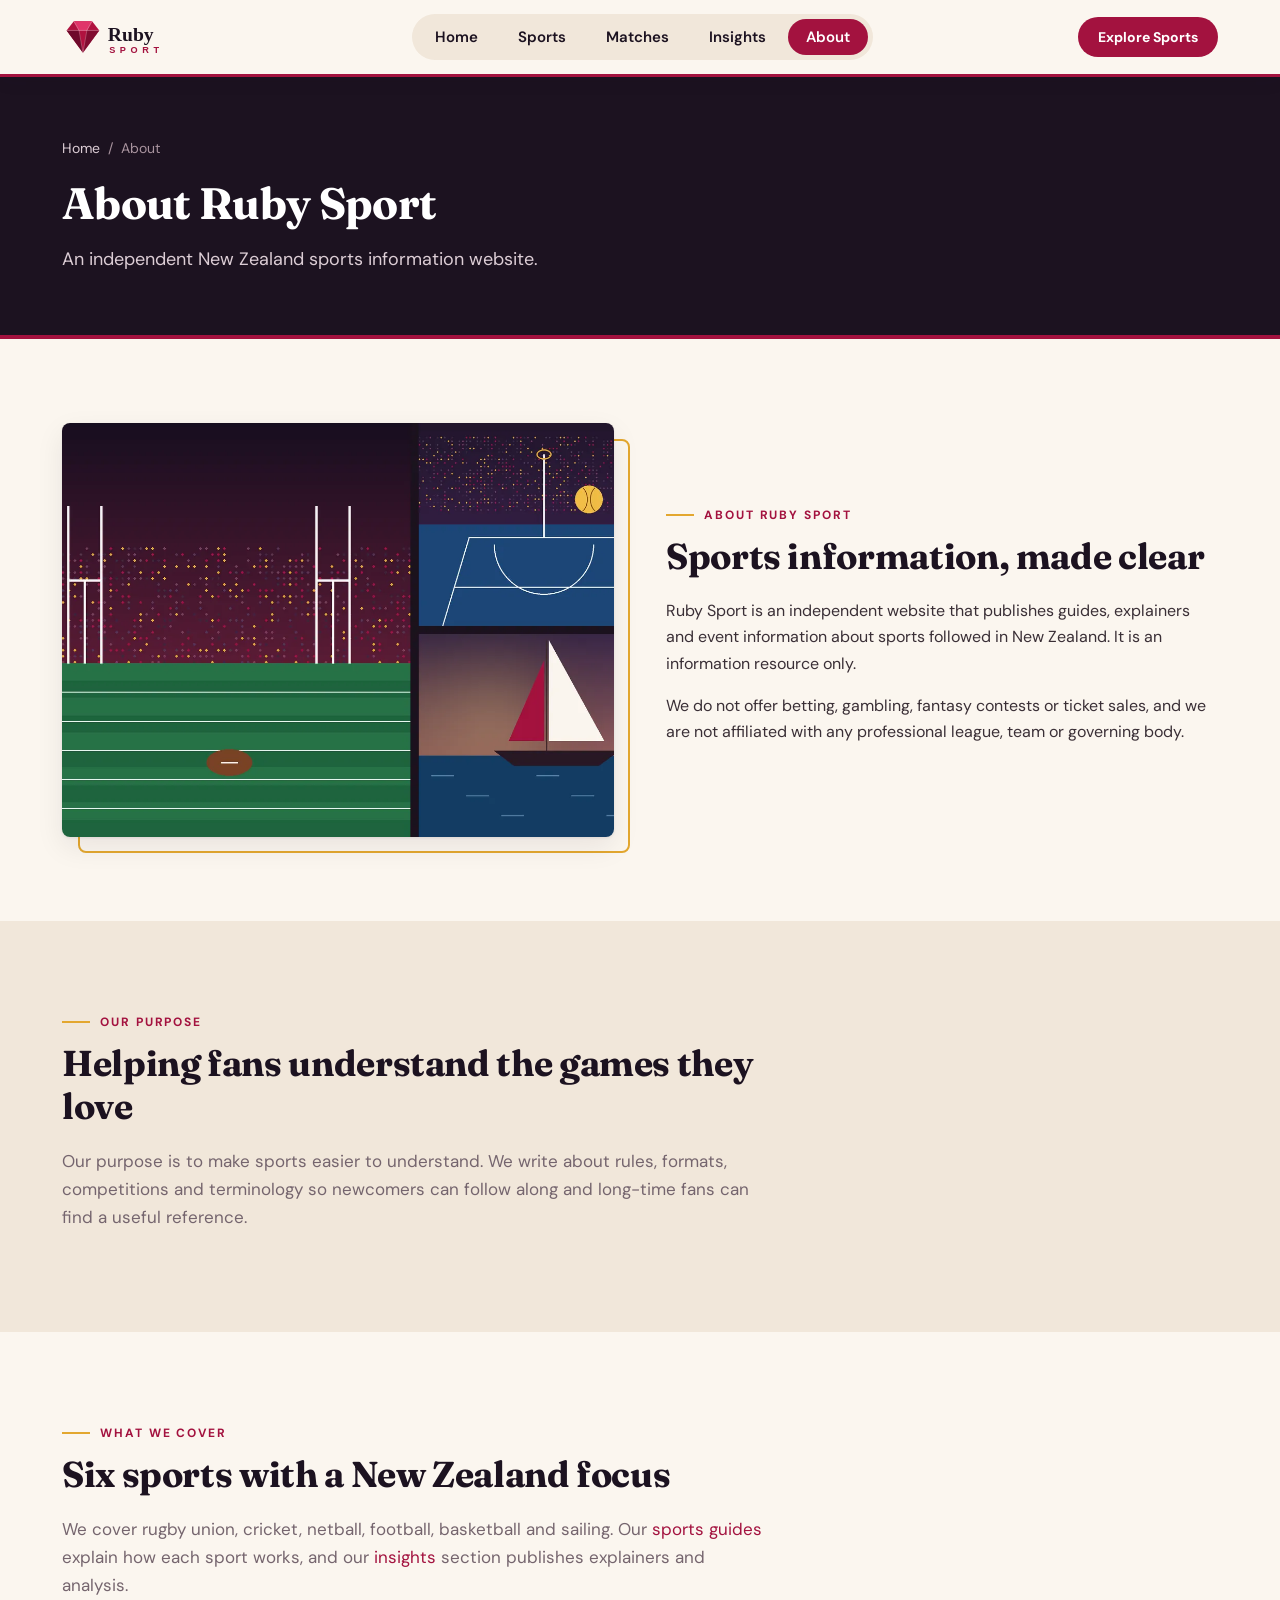
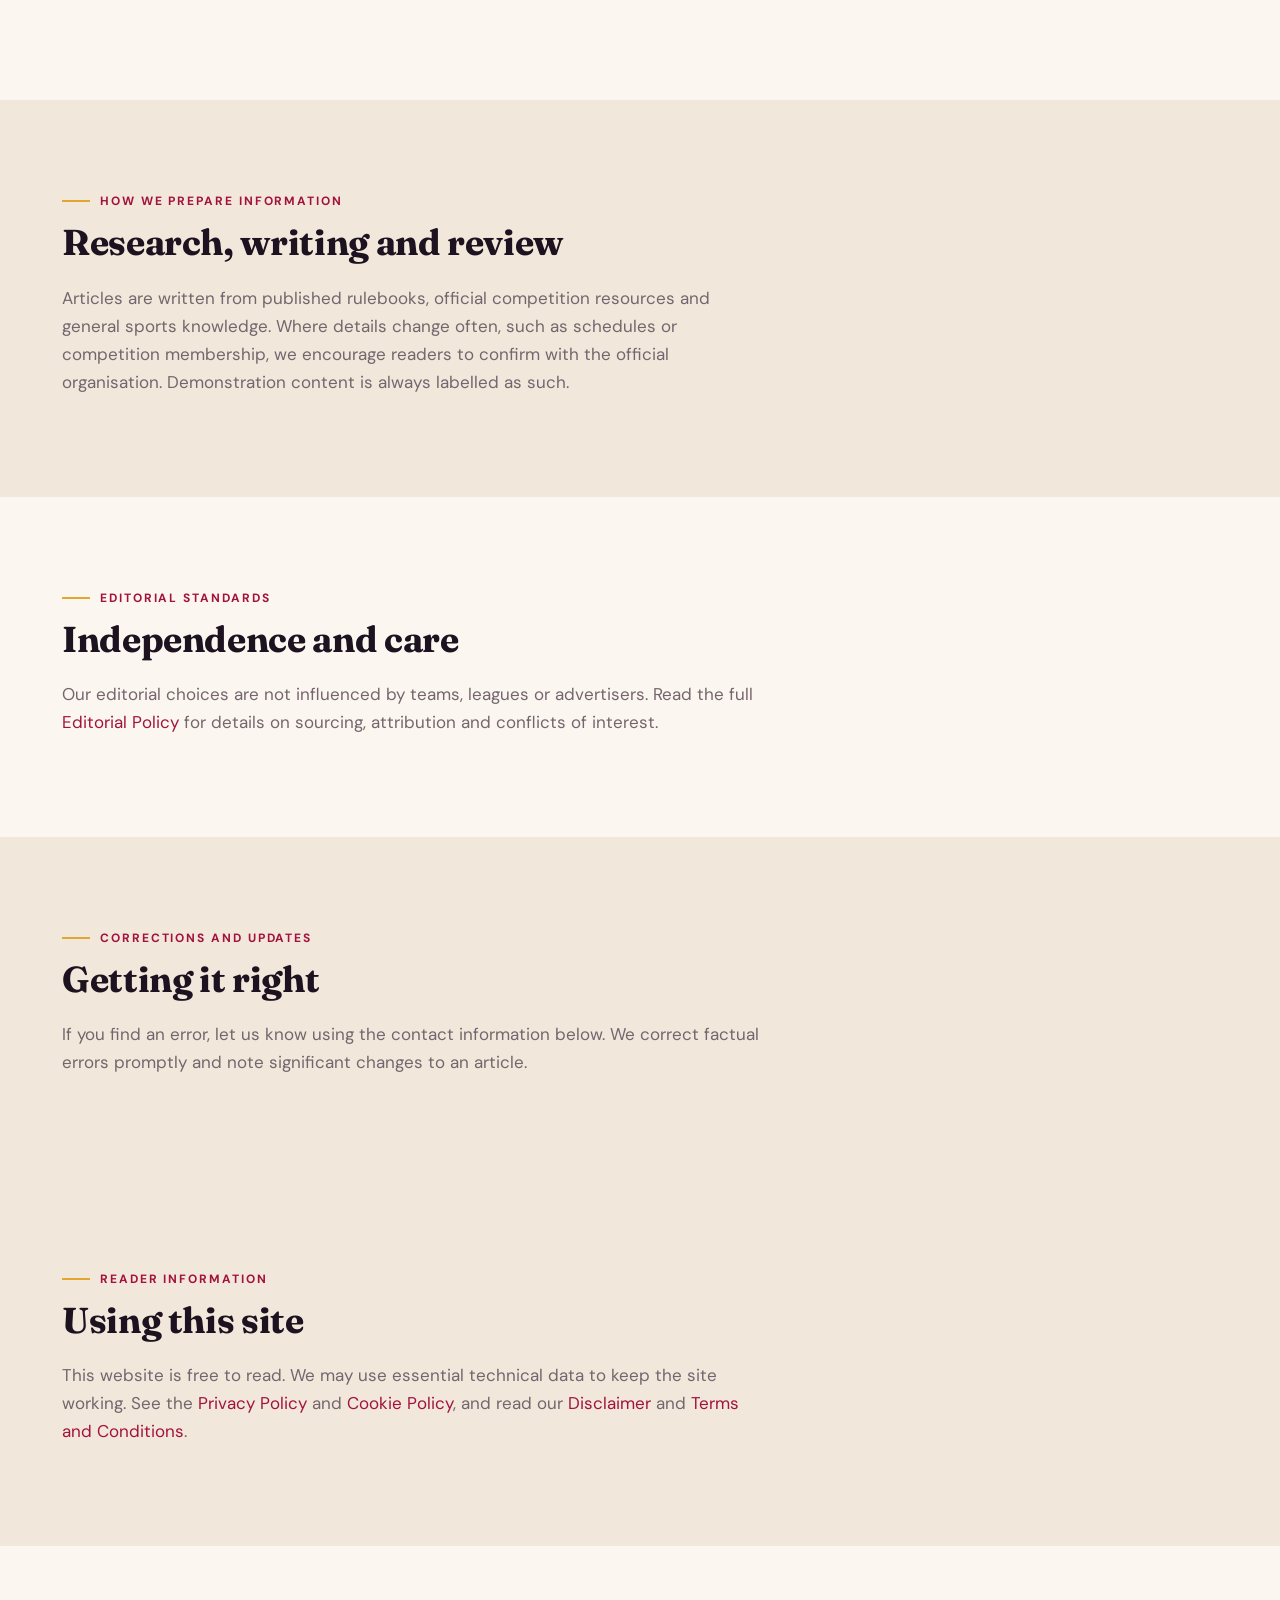
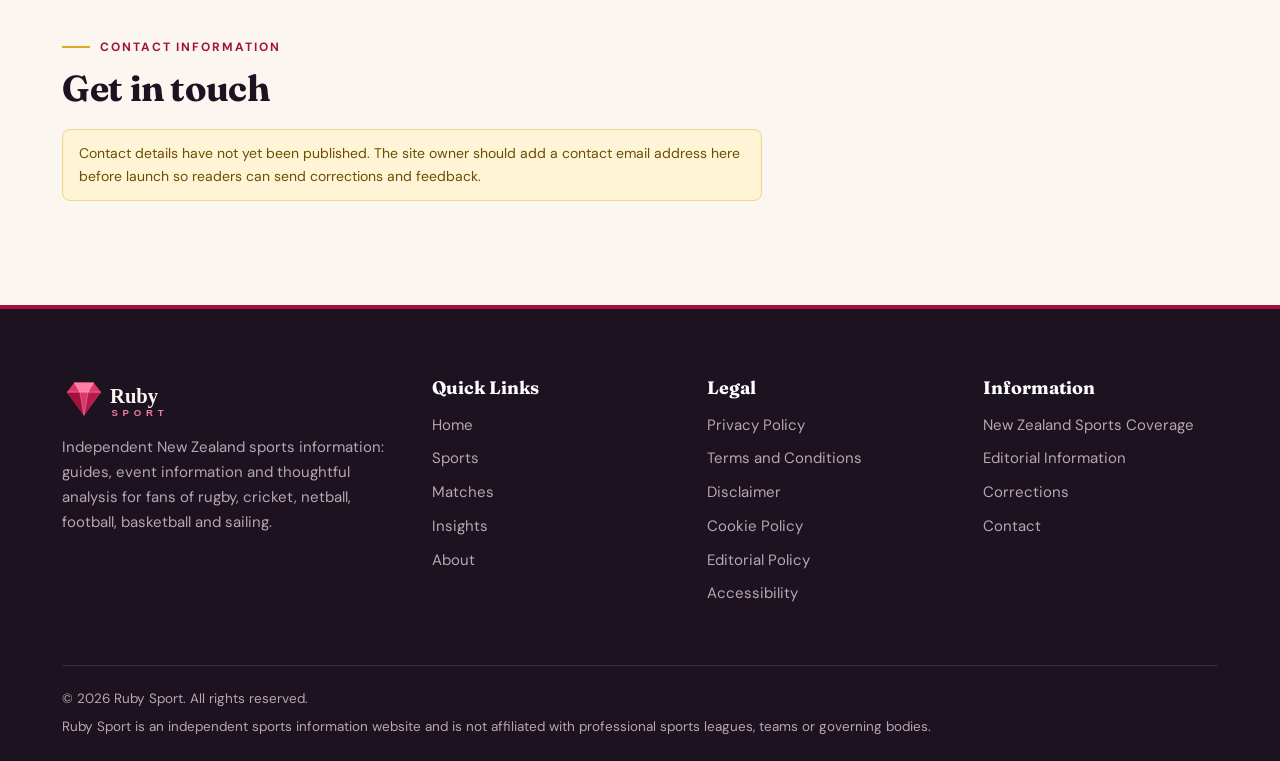
<file: about.html>
<!DOCTYPE html>
<html lang="en-NZ">
<head>
<meta charset="utf-8">
<meta name="viewport" content="width=device-width, initial-scale=1">
<title>About Ruby Sport | Independent New Zealand Sports Information</title>
<meta name="description" content="Learn about Ruby Sport: our purpose, what we cover, how we prepare information, editorial standards, corrections and contact information.">
<link rel="canonical" href="https://kritikatechbite.github.io/RubySport/about.html">
<meta property="og:type" content="website"><meta property="og:site_name" content="Ruby Sport"><meta property="og:locale" content="en_NZ">
<meta property="og:title" content="About Ruby Sport | Independent New Zealand Sports Information"><meta property="og:description" content="Learn about Ruby Sport: our purpose, what we cover, how we prepare information, editorial standards, corrections and contact information.">
<meta property="og:url" content="https://kritikatechbite.github.io/RubySport/about.html"><meta property="og:image" content="https://kritikatechbite.github.io/RubySport/assets/images/hero.webp">
<meta name="twitter:card" content="summary_large_image"><meta name="twitter:title" content="About Ruby Sport | Independent New Zealand Sports Information"><meta name="twitter:description" content="Learn about Ruby Sport: our purpose, what we cover, how we prepare information, editorial standards, corrections and contact information."><meta name="twitter:image" content="https://kritikatechbite.github.io/RubySport/assets/images/hero.webp">
<meta name="theme-color" content="#1C1220">
<link rel="icon" href="assets/images/favicon.svg" type="image/svg+xml"><link rel="icon" href="assets/images/favicon-32x32.png" sizes="32x32" type="image/png"><link rel="apple-touch-icon" href="assets/images/apple-touch-icon.png">
<link rel="preconnect" href="https://fonts.googleapis.com"><link rel="preconnect" href="https://fonts.gstatic.com" crossorigin>
<link href="https://fonts.googleapis.com/css2?family=DM+Sans:wght@400;500;700&family=Fraunces:ital,wght@0,600;0,700;1,600&display=swap" rel="stylesheet">
<link rel="stylesheet" href="assets/css/style.css"><link rel="stylesheet" href="assets/css/responsive.css">
<script type="application/ld+json">{"@context":"https://schema.org","@type":"WebSite","name":"Ruby Sport","url":"https://kritikatechbite.github.io/RubySport/","inLanguage":"en-NZ","description":"Independent New Zealand sports information, guides and analysis."}</script>
</head>
<body>
<a class="skip" href="#main">Skip to main content</a>
<header class="site-header"><div class="container header-inner">
<a class="logo" href="index.html" aria-label="Ruby Sport home"><img src="assets/images/logo.svg" alt="Ruby Sport" width="145" height="42"></a>
<nav class="main-nav" id="site-nav" aria-label="Main"><ul class="nav-list"><li><a href="index.html">Home</a></li><li><a href="sports.html">Sports</a></li><li><a href="matches.html">Matches</a></li><li><a href="insights.html">Insights</a></li><li><a href="about.html" aria-current="page">About</a></li></ul></nav>
<a class="btn btn-primary btn-sm header-cta" href="sports.html">Explore Sports</a>
<button class="nav-toggle" aria-expanded="false" aria-controls="site-nav" aria-label="Open menu"><span></span></button>
</div></header>
<main id="main"><section class="page-hero"><div class="container"><nav class="breadcrumb" aria-label="Breadcrumb"><a href="index.html">Home</a><span>/</span>About</nav><h1>About Ruby Sport</h1><p>An independent New Zealand sports information website.</p></div></section>
<section class="section" id="about"><div class="container"><div class="split reveal" style="margin-bottom:0"><div class="split-img"><img src="assets/images/hero.webp" alt="Editorial collage of sports illustrations" width="1280" height="800" loading="lazy"></div><div><span class="eyebrow">About Ruby Sport</span><h2>Sports information, made clear</h2><p>Ruby Sport is an independent website that publishes guides, explainers and event information about sports followed in New Zealand. It is an information resource only.</p><p>We do not offer betting, gambling, fantasy contests or ticket sales, and we are not affiliated with any professional league, team or governing body.</p></div></div></div></section>
<section class="section alt" id="purpose"><div class="container reveal"><div class="section-head" style="margin-bottom:0"><span class="eyebrow">Our Purpose</span><h2>Helping fans understand the games they love</h2><p>Our purpose is to make sports easier to understand. We write about rules, formats, competitions and terminology so newcomers can follow along and long-time fans can find a useful reference.</p></div></div></section><section class="section" id="coverage"><div class="container reveal"><div class="section-head" style="margin-bottom:0"><span class="eyebrow">What We Cover</span><h2>Six sports with a New Zealand focus</h2><p>We cover rugby union, cricket, netball, football, basketball and sailing. Our <a href="sports.html">sports guides</a> explain how each sport works, and our <a href="insights.html">insights</a> section publishes explainers and analysis.</p></div></div></section><section class="section alt" id="prepare"><div class="container reveal"><div class="section-head" style="margin-bottom:0"><span class="eyebrow">How We Prepare Information</span><h2>Research, writing and review</h2><p>Articles are written from published rulebooks, official competition resources and general sports knowledge. Where details change often, such as schedules or competition membership, we encourage readers to confirm with the official organisation. Demonstration content is always labelled as such.</p></div></div></section><section class="section" id="standards"><div class="container reveal"><div class="section-head" style="margin-bottom:0"><span class="eyebrow">Editorial Standards</span><h2>Independence and care</h2><p>Our editorial choices are not influenced by teams, leagues or advertisers. Read the full <a href="editorial-policy.html">Editorial Policy</a> for details on sourcing, attribution and conflicts of interest.</p></div></div></section><section class="section alt" id="corrections"><div class="container reveal"><div class="section-head" style="margin-bottom:0"><span class="eyebrow">Corrections and Updates</span><h2>Getting it right</h2><p>If you find an error, let us know using the contact information below. We correct factual errors promptly and note significant changes to an article.</p></div></div></section><section class="section alt" id="readers"><div class="container reveal"><div class="section-head" style="margin-bottom:0"><span class="eyebrow">Reader Information</span><h2>Using this site</h2><p>This website is free to read. We may use essential technical data to keep the site working. See the <a href="privacy-policy.html">Privacy Policy</a> and <a href="cookie-policy.html">Cookie Policy</a>, and read our <a href="disclaimer.html">Disclaimer</a> and <a href="terms-and-conditions.html">Terms and Conditions</a>.</p></div></div></section><section class="section" id="contact"><div class="container reveal"><div class="section-head" style="margin-bottom:0"><span class="eyebrow">Contact Information</span><h2>Get in touch</h2><div class="note-box">Contact details have not yet been published. The site owner should add a contact email address here before launch so readers can send corrections and feedback.</div></div></div></section></main>
<footer class="site-footer"><div class="container">
<div class="footer-grid">
<div><a class="footer-logo" href="index.html" aria-label="Ruby Sport home"><img src="assets/images/logo-white.svg" alt="Ruby Sport" width="151" height="44" loading="lazy"></a>
<p>Independent New Zealand sports information: guides, event information and thoughtful analysis for fans of rugby, cricket, netball, football, basketball and sailing.</p></div>
<div><h3>Quick Links</h3><ul><li><a href="index.html">Home</a></li><li><a href="sports.html">Sports</a></li><li><a href="matches.html">Matches</a></li><li><a href="insights.html">Insights</a></li><li><a href="about.html">About</a></li></ul></div>
<div><h3>Legal</h3><ul><li><a href="privacy-policy.html">Privacy Policy</a></li><li><a href="terms-and-conditions.html">Terms and Conditions</a></li><li><a href="disclaimer.html">Disclaimer</a></li><li><a href="cookie-policy.html">Cookie Policy</a></li><li><a href="editorial-policy.html">Editorial Policy</a></li><li><a href="accessibility.html">Accessibility</a></li></ul></div>
<div><h3>Information</h3><ul><li><a href="sports.html">New Zealand Sports Coverage</a></li><li><a href="editorial-policy.html">Editorial Information</a></li><li><a href="about.html#corrections">Corrections</a></li><li><a href="about.html#contact">Contact</a></li></ul></div>
</div>
<div class="footer-bottom"><p>&copy; <span class="year">2026</span> Ruby Sport. All rights reserved.</p>
<p>Ruby Sport is an independent sports information website and is not affiliated with professional sports leagues, teams or governing bodies.</p></div>
</div></footer>
<script src="assets/js/main.js" defer></script>
</body>
</html>
</file>
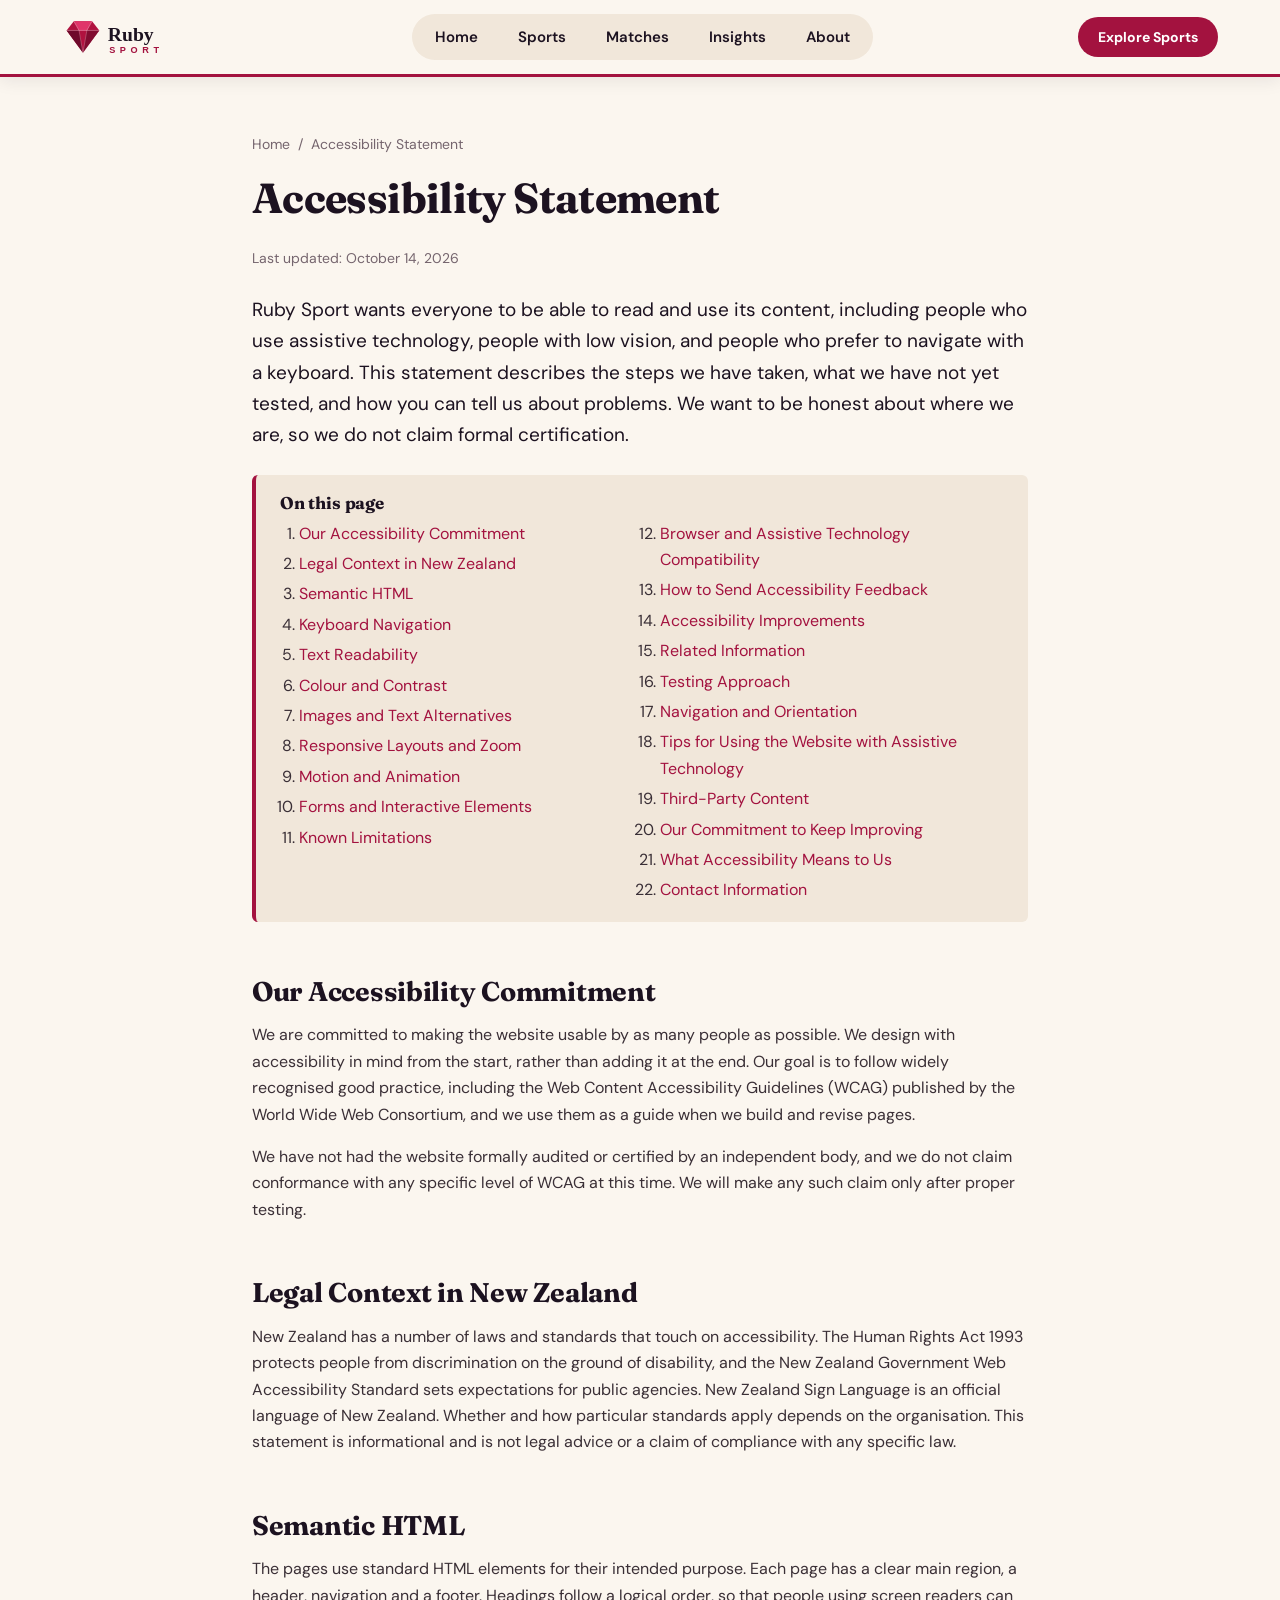
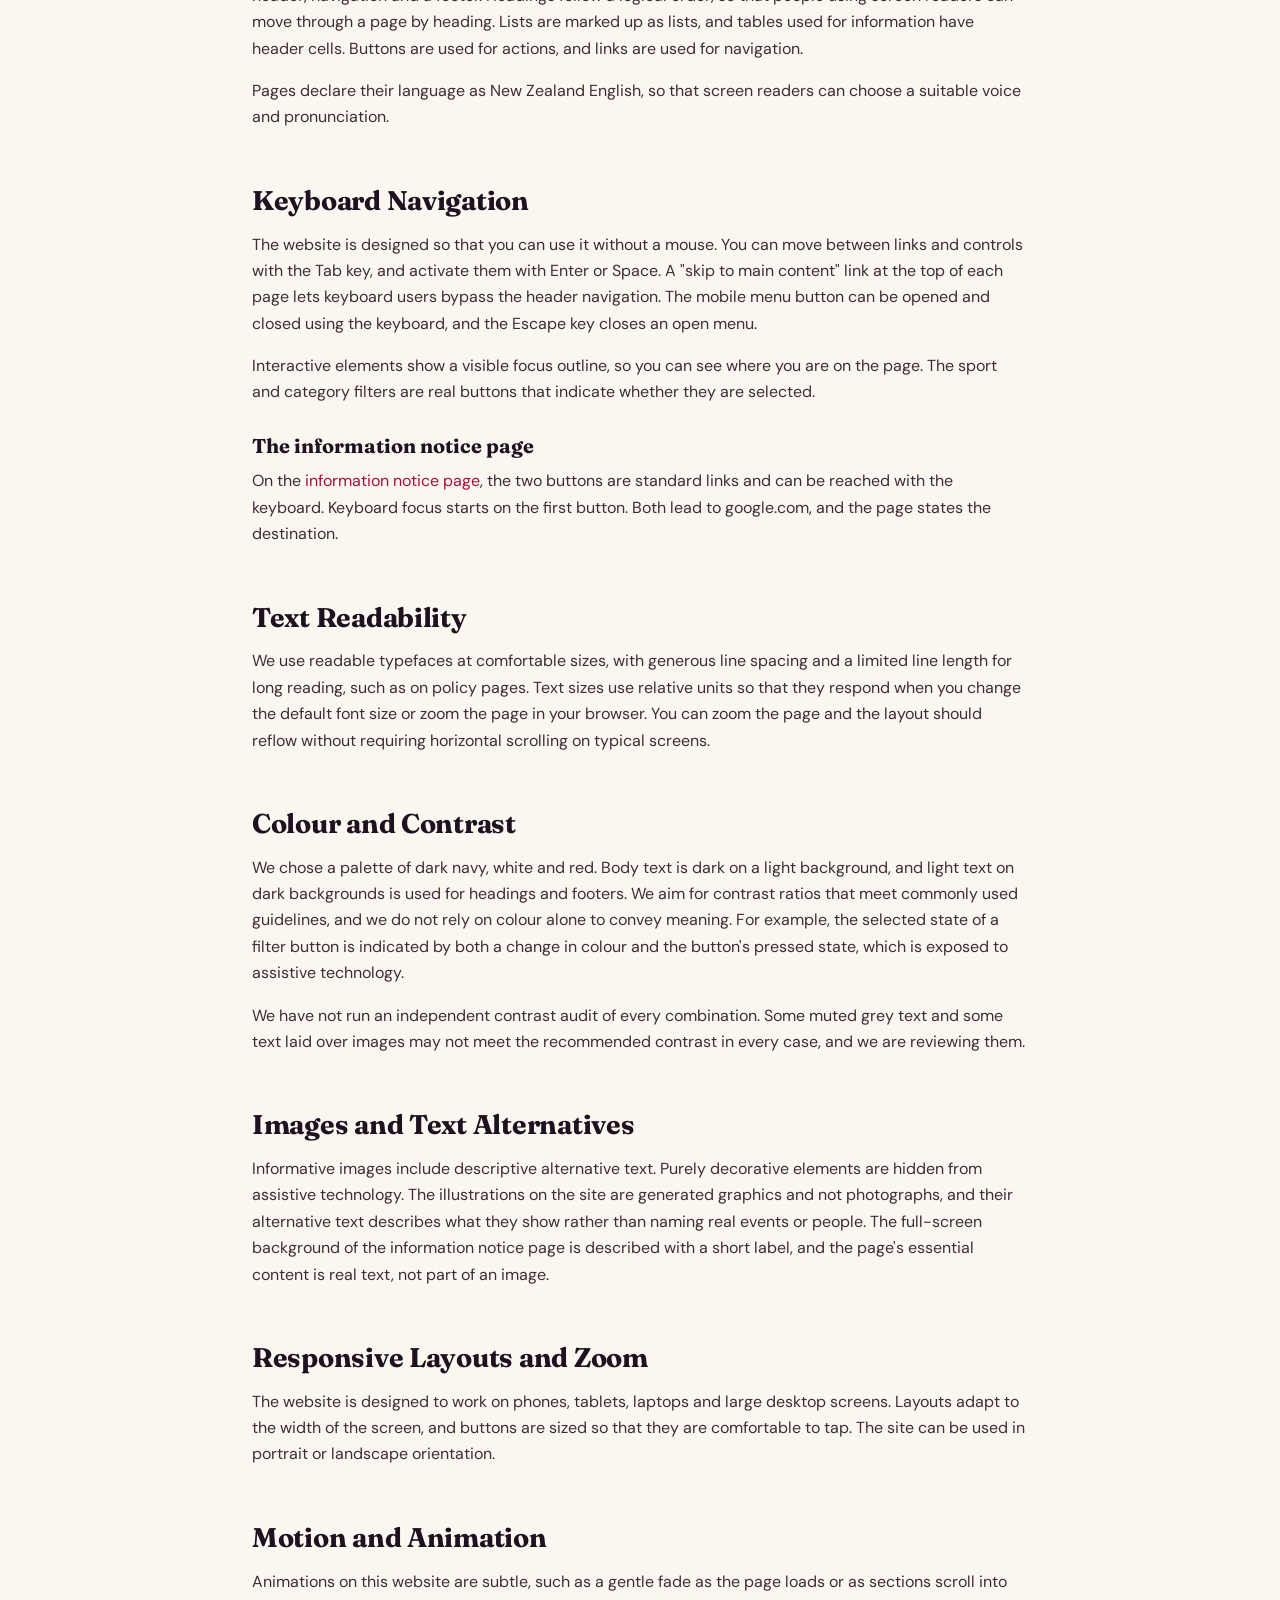
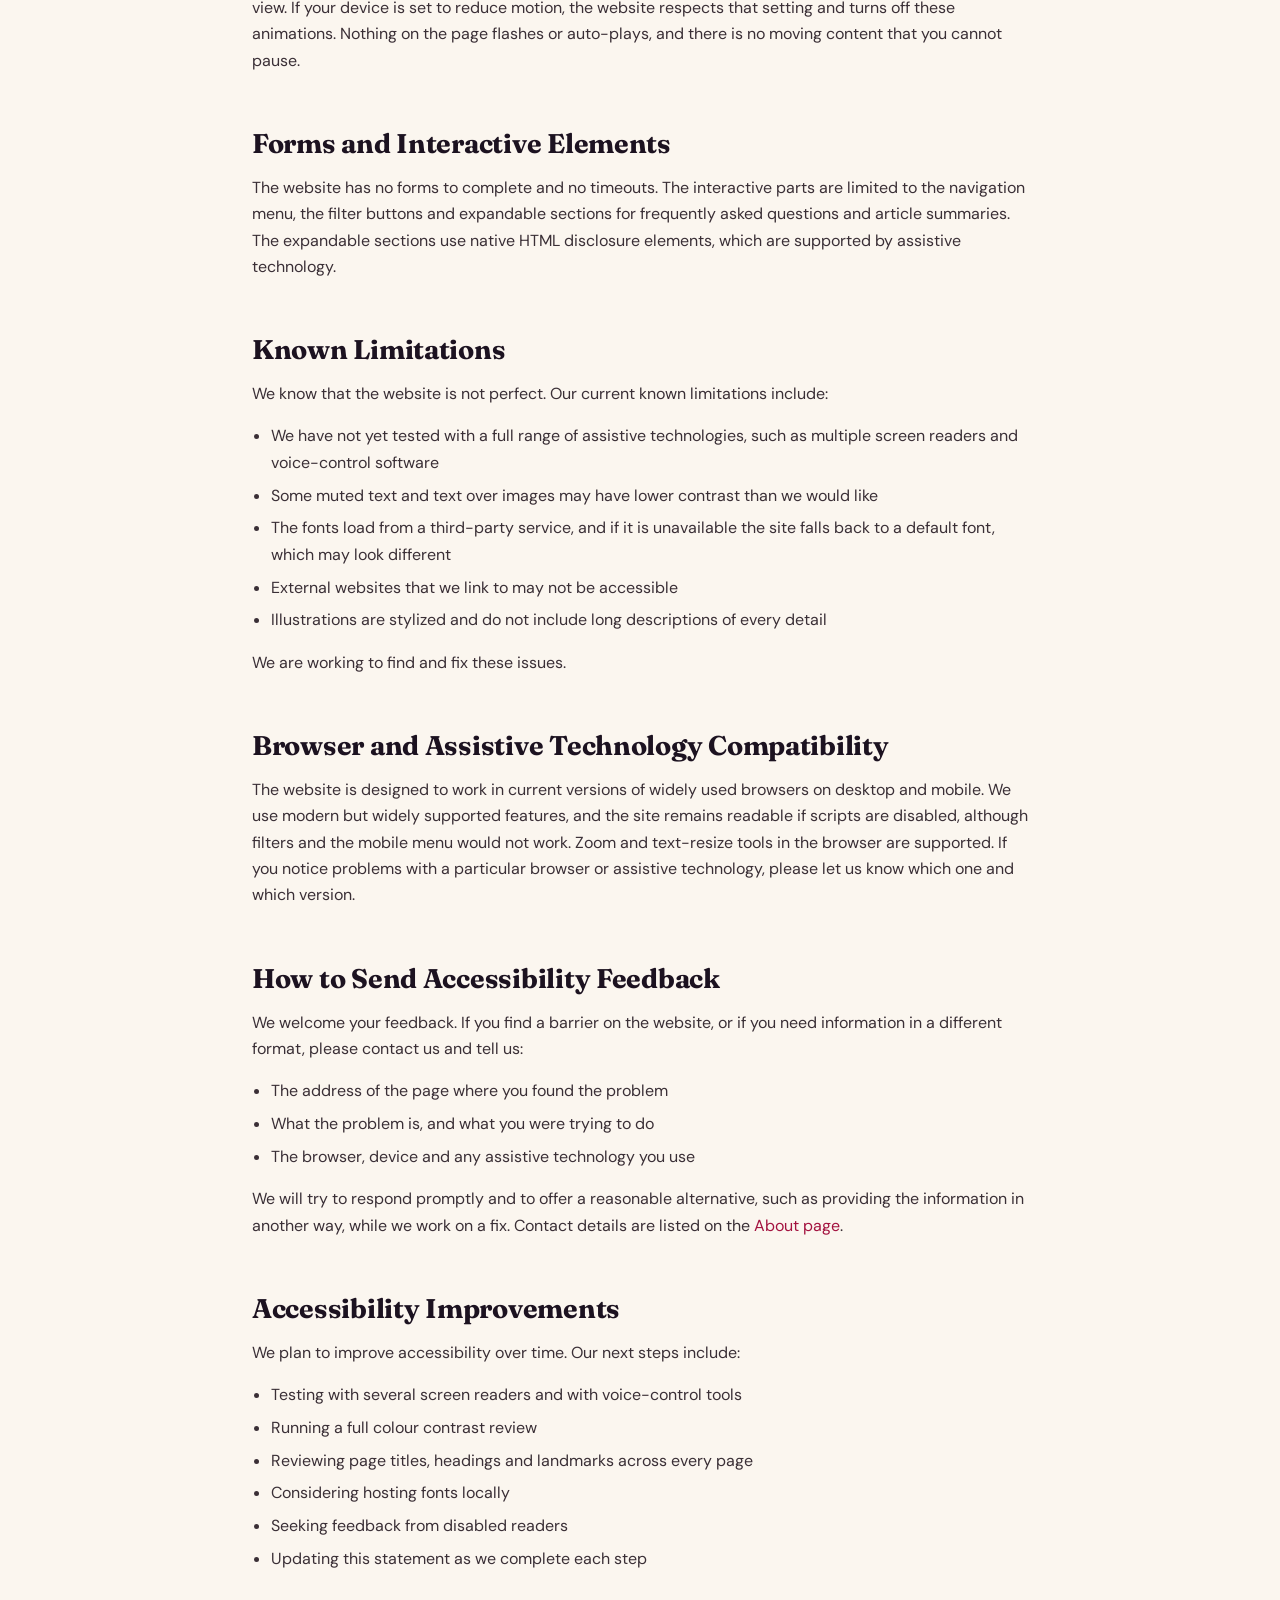
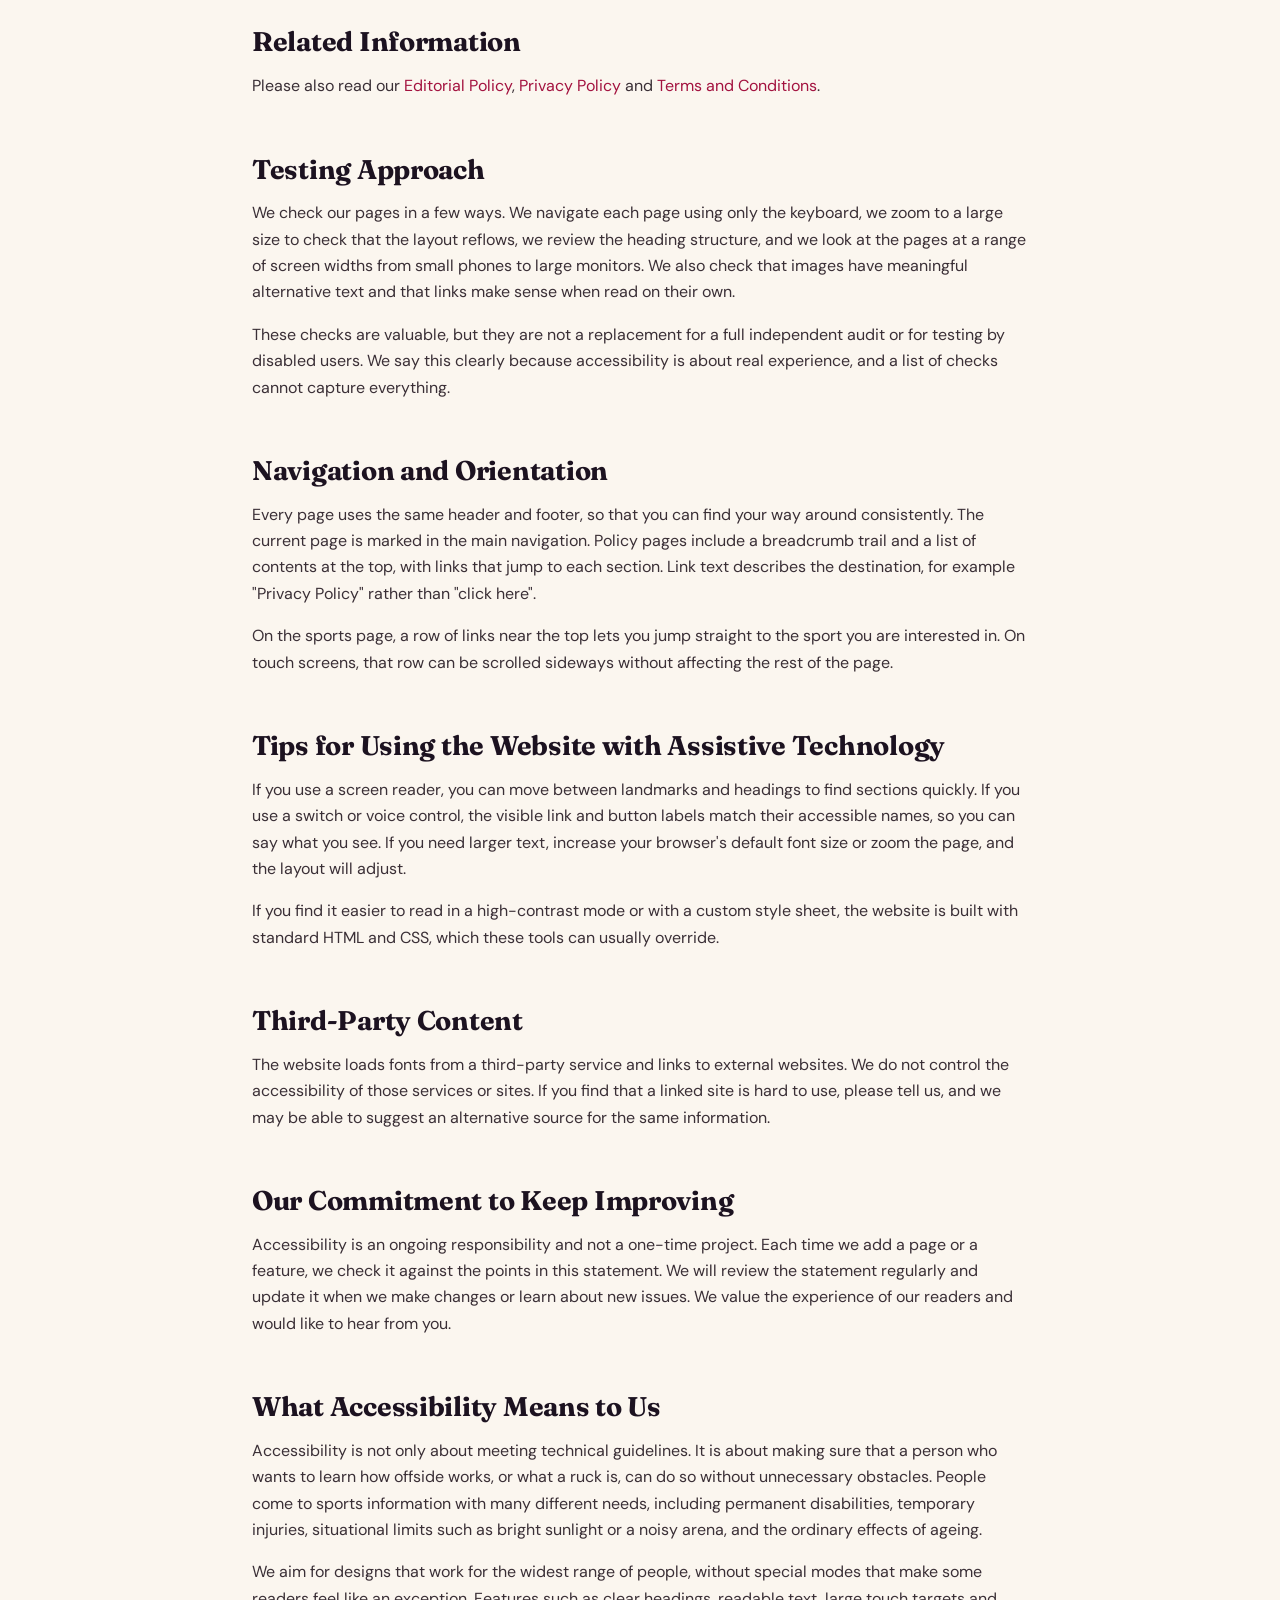
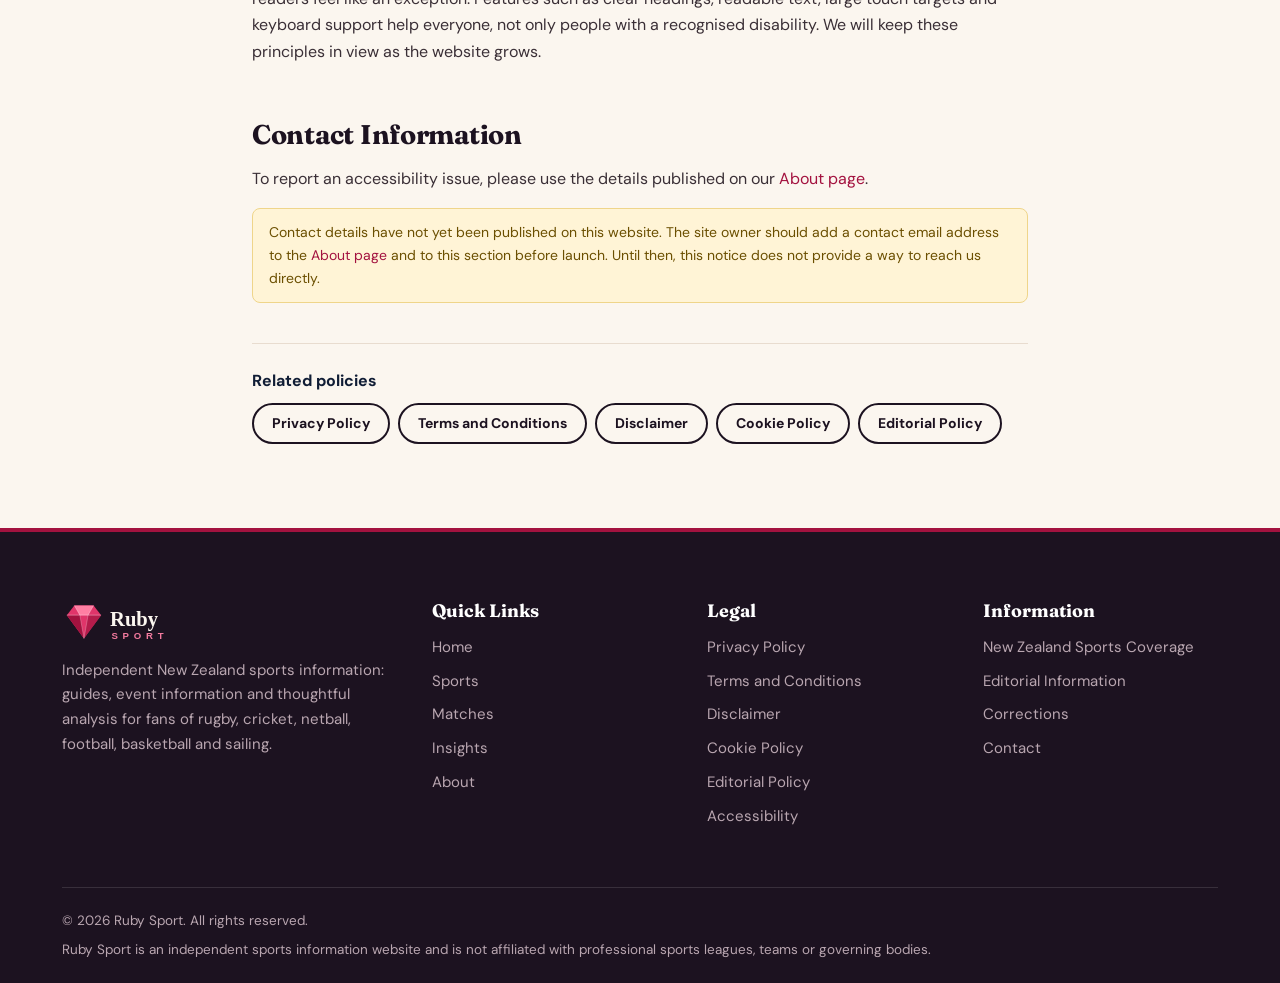
<file: accessibility.html>
<!DOCTYPE html>
<html lang="en-NZ">
<head>
<meta charset="utf-8">
<meta name="viewport" content="width=device-width, initial-scale=1">
<title>Accessibility Statement | Ruby Sport</title>
<meta name="description" content="The Ruby Sport accessibility statement describes our commitment, the features we have built in, known limitations and how to send accessibility feedback.">
<link rel="canonical" href="https://kritikatechbite.github.io/RubySport/accessibility.html">
<meta property="og:type" content="website"><meta property="og:site_name" content="Ruby Sport"><meta property="og:locale" content="en_NZ">
<meta property="og:title" content="Accessibility Statement | Ruby Sport"><meta property="og:description" content="The Ruby Sport accessibility statement describes our commitment, the features we have built in, known limitations and how to send accessibility feedback.">
<meta property="og:url" content="https://kritikatechbite.github.io/RubySport/accessibility.html"><meta property="og:image" content="https://kritikatechbite.github.io/RubySport/assets/images/hero.webp">
<meta name="twitter:card" content="summary_large_image"><meta name="twitter:title" content="Accessibility Statement | Ruby Sport"><meta name="twitter:description" content="The Ruby Sport accessibility statement describes our commitment, the features we have built in, known limitations and how to send accessibility feedback."><meta name="twitter:image" content="https://kritikatechbite.github.io/RubySport/assets/images/hero.webp">
<meta name="theme-color" content="#1C1220">
<link rel="icon" href="assets/images/favicon.svg" type="image/svg+xml"><link rel="icon" href="assets/images/favicon-32x32.png" sizes="32x32" type="image/png"><link rel="apple-touch-icon" href="assets/images/apple-touch-icon.png">
<link rel="preconnect" href="https://fonts.googleapis.com"><link rel="preconnect" href="https://fonts.gstatic.com" crossorigin>
<link href="https://fonts.googleapis.com/css2?family=DM+Sans:wght@400;500;700&family=Fraunces:ital,wght@0,600;0,700;1,600&display=swap" rel="stylesheet">
<link rel="stylesheet" href="assets/css/style.css"><link rel="stylesheet" href="assets/css/responsive.css">
<script type="application/ld+json">{"@context":"https://schema.org","@type":"WebSite","name":"Ruby Sport","url":"https://kritikatechbite.github.io/RubySport/","inLanguage":"en-NZ","description":"Independent New Zealand sports information, guides and analysis."}</script>
</head>
<body>
<a class="skip" href="#main">Skip to main content</a>
<header class="site-header"><div class="container header-inner">
<a class="logo" href="index.html" aria-label="Ruby Sport home"><img src="assets/images/logo.svg" alt="Ruby Sport" width="145" height="42"></a>
<nav class="main-nav" id="site-nav" aria-label="Main"><ul class="nav-list"><li><a href="index.html">Home</a></li><li><a href="sports.html">Sports</a></li><li><a href="matches.html">Matches</a></li><li><a href="insights.html">Insights</a></li><li><a href="about.html">About</a></li></ul></nav>
<a class="btn btn-primary btn-sm header-cta" href="sports.html">Explore Sports</a>
<button class="nav-toggle" aria-expanded="false" aria-controls="site-nav" aria-label="Open menu"><span></span></button>
</div></header>
<main id="main"><article class="legal"><nav class="breadcrumb" aria-label="Breadcrumb"><a href="index.html">Home</a><span>/</span>Accessibility Statement</nav>
<h1>Accessibility Statement</h1><p class="updated">Last updated: October 14, 2026</p><p class="intro">Ruby Sport wants everyone to be able to read and use its content, including people who use assistive technology, people with low vision, and people who prefer to navigate with a keyboard. This statement describes the steps we have taken, what we have not yet tested, and how you can tell us about problems. We want to be honest about where we are, so we do not claim formal certification.</p>
<nav class="toc" aria-label="On this page"><h2>On this page</h2><ol><li><a href="#our-accessibility-commitment">Our Accessibility Commitment</a></li><li><a href="#legal-context-in-new-zealand">Legal Context in New Zealand</a></li><li><a href="#semantic-html">Semantic HTML</a></li><li><a href="#keyboard-navigation">Keyboard Navigation</a></li><li><a href="#text-readability">Text Readability</a></li><li><a href="#colour-and-contrast">Colour and Contrast</a></li><li><a href="#images-and-text-alternatives">Images and Text Alternatives</a></li><li><a href="#responsive-layouts-and-zoom">Responsive Layouts and Zoom</a></li><li><a href="#motion-and-animation">Motion and Animation</a></li><li><a href="#forms-and-interactive-elements">Forms and Interactive Elements</a></li><li><a href="#known-limitations">Known Limitations</a></li><li><a href="#browser-and-assistive-technology-compatibility">Browser and Assistive Technology Compatibility</a></li><li><a href="#how-to-send-accessibility-feedback">How to Send Accessibility Feedback</a></li><li><a href="#accessibility-improvements">Accessibility Improvements</a></li><li><a href="#related-information">Related Information</a></li><li><a href="#testing-approach">Testing Approach</a></li><li><a href="#navigation-and-orientation">Navigation and Orientation</a></li><li><a href="#tips-for-using-the-website-with-assistive-technology">Tips for Using the Website with Assistive Technology</a></li><li><a href="#third-party-content">Third-Party Content</a></li><li><a href="#our-commitment-to-keep-improving">Our Commitment to Keep Improving</a></li><li><a href="#what-accessibility-means-to-us">What Accessibility Means to Us</a></li><li><a href="#contact-information">Contact Information</a></li></ol></nav>
<h2 id="our-accessibility-commitment">Our Accessibility Commitment</h2><p>We are committed to making the website usable by as many people as possible. We design with accessibility in mind from the start, rather than adding it at the end. Our goal is to follow widely recognised good practice, including the Web Content Accessibility Guidelines (WCAG) published by the World Wide Web Consortium, and we use them as a guide when we build and revise pages.</p><p>We have not had the website formally audited or certified by an independent body, and we do not claim conformance with any specific level of WCAG at this time. We will make any such claim only after proper testing.</p><h2 id="legal-context-in-new-zealand">Legal Context in New Zealand</h2><p>New Zealand has a number of laws and standards that touch on accessibility. The Human Rights Act 1993 protects people from discrimination on the ground of disability, and the New Zealand Government Web Accessibility Standard sets expectations for public agencies. New Zealand Sign Language is an official language of New Zealand. Whether and how particular standards apply depends on the organisation. This statement is informational and is not legal advice or a claim of compliance with any specific law.</p><h2 id="semantic-html">Semantic HTML</h2><p>The pages use standard HTML elements for their intended purpose. Each page has a clear main region, a header, navigation and a footer. Headings follow a logical order, so that people using screen readers can move through a page by heading. Lists are marked up as lists, and tables used for information have header cells. Buttons are used for actions, and links are used for navigation.</p><p>Pages declare their language as New Zealand English, so that screen readers can choose a suitable voice and pronunciation.</p><h2 id="keyboard-navigation">Keyboard Navigation</h2><p>The website is designed so that you can use it without a mouse. You can move between links and controls with the Tab key, and activate them with Enter or Space. A "skip to main content" link at the top of each page lets keyboard users bypass the header navigation. The mobile menu button can be opened and closed using the keyboard, and the Escape key closes an open menu.</p><p>Interactive elements show a visible focus outline, so you can see where you are on the page. The sport and category filters are real buttons that indicate whether they are selected.</p><h3>The information notice page</h3><p>On the <a href="review.html">information notice page</a>, the two buttons are standard links and can be reached with the keyboard. Keyboard focus starts on the first button. Both lead to google.com, and the page states the destination.</p><h2 id="text-readability">Text Readability</h2><p>We use readable typefaces at comfortable sizes, with generous line spacing and a limited line length for long reading, such as on policy pages. Text sizes use relative units so that they respond when you change the default font size or zoom the page in your browser. You can zoom the page and the layout should reflow without requiring horizontal scrolling on typical screens.</p><h2 id="colour-and-contrast">Colour and Contrast</h2><p>We chose a palette of dark navy, white and red. Body text is dark on a light background, and light text on dark backgrounds is used for headings and footers. We aim for contrast ratios that meet commonly used guidelines, and we do not rely on colour alone to convey meaning. For example, the selected state of a filter button is indicated by both a change in colour and the button's pressed state, which is exposed to assistive technology.</p><p>We have not run an independent contrast audit of every combination. Some muted grey text and some text laid over images may not meet the recommended contrast in every case, and we are reviewing them.</p><h2 id="images-and-text-alternatives">Images and Text Alternatives</h2><p>Informative images include descriptive alternative text. Purely decorative elements are hidden from assistive technology. The illustrations on the site are generated graphics and not photographs, and their alternative text describes what they show rather than naming real events or people. The full-screen background of the information notice page is described with a short label, and the page's essential content is real text, not part of an image.</p><h2 id="responsive-layouts-and-zoom">Responsive Layouts and Zoom</h2><p>The website is designed to work on phones, tablets, laptops and large desktop screens. Layouts adapt to the width of the screen, and buttons are sized so that they are comfortable to tap. The site can be used in portrait or landscape orientation.</p><h2 id="motion-and-animation">Motion and Animation</h2><p>Animations on this website are subtle, such as a gentle fade as the page loads or as sections scroll into view. If your device is set to reduce motion, the website respects that setting and turns off these animations. Nothing on the page flashes or auto-plays, and there is no moving content that you cannot pause.</p><h2 id="forms-and-interactive-elements">Forms and Interactive Elements</h2><p>The website has no forms to complete and no timeouts. The interactive parts are limited to the navigation menu, the filter buttons and expandable sections for frequently asked questions and article summaries. The expandable sections use native HTML disclosure elements, which are supported by assistive technology.</p><h2 id="known-limitations">Known Limitations</h2><p>We know that the website is not perfect. Our current known limitations include:</p><ul><li>We have not yet tested with a full range of assistive technologies, such as multiple screen readers and voice-control software</li><li>Some muted text and text over images may have lower contrast than we would like</li><li>The fonts load from a third-party service, and if it is unavailable the site falls back to a default font, which may look different</li><li>External websites that we link to may not be accessible</li><li>Illustrations are stylized and do not include long descriptions of every detail</li></ul><p>We are working to find and fix these issues.</p><h2 id="browser-and-assistive-technology-compatibility">Browser and Assistive Technology Compatibility</h2><p>The website is designed to work in current versions of widely used browsers on desktop and mobile. We use modern but widely supported features, and the site remains readable if scripts are disabled, although filters and the mobile menu would not work. Zoom and text-resize tools in the browser are supported. If you notice problems with a particular browser or assistive technology, please let us know which one and which version.</p><h2 id="how-to-send-accessibility-feedback">How to Send Accessibility Feedback</h2><p>We welcome your feedback. If you find a barrier on the website, or if you need information in a different format, please contact us and tell us:</p><ul><li>The address of the page where you found the problem</li><li>What the problem is, and what you were trying to do</li><li>The browser, device and any assistive technology you use</li></ul><p>We will try to respond promptly and to offer a reasonable alternative, such as providing the information in another way, while we work on a fix. Contact details are listed on the <a href="about.html#contact">About page</a>.</p><h2 id="accessibility-improvements">Accessibility Improvements</h2><p>We plan to improve accessibility over time. Our next steps include:</p><ul><li>Testing with several screen readers and with voice-control tools</li><li>Running a full colour contrast review</li><li>Reviewing page titles, headings and landmarks across every page</li><li>Considering hosting fonts locally</li><li>Seeking feedback from disabled readers</li><li>Updating this statement as we complete each step</li></ul><h2 id="related-information">Related Information</h2><p>Please also read our <a href="editorial-policy.html">Editorial Policy</a>, <a href="privacy-policy.html">Privacy Policy</a> and <a href="terms-and-conditions.html">Terms and Conditions</a>.</p><h2 id="testing-approach">Testing Approach</h2><p>We check our pages in a few ways. We navigate each page using only the keyboard, we zoom to a large size to check that the layout reflows, we review the heading structure, and we look at the pages at a range of screen widths from small phones to large monitors. We also check that images have meaningful alternative text and that links make sense when read on their own.</p><p>These checks are valuable, but they are not a replacement for a full independent audit or for testing by disabled users. We say this clearly because accessibility is about real experience, and a list of checks cannot capture everything.</p><h2 id="navigation-and-orientation">Navigation and Orientation</h2><p>Every page uses the same header and footer, so that you can find your way around consistently. The current page is marked in the main navigation. Policy pages include a breadcrumb trail and a list of contents at the top, with links that jump to each section. Link text describes the destination, for example "Privacy Policy" rather than "click here".</p><p>On the sports page, a row of links near the top lets you jump straight to the sport you are interested in. On touch screens, that row can be scrolled sideways without affecting the rest of the page.</p><h2 id="tips-for-using-the-website-with-assistive-technology">Tips for Using the Website with Assistive Technology</h2><p>If you use a screen reader, you can move between landmarks and headings to find sections quickly. If you use a switch or voice control, the visible link and button labels match their accessible names, so you can say what you see. If you need larger text, increase your browser's default font size or zoom the page, and the layout will adjust.</p><p>If you find it easier to read in a high-contrast mode or with a custom style sheet, the website is built with standard HTML and CSS, which these tools can usually override.</p><h2 id="third-party-content">Third-Party Content</h2><p>The website loads fonts from a third-party service and links to external websites. We do not control the accessibility of those services or sites. If you find that a linked site is hard to use, please tell us, and we may be able to suggest an alternative source for the same information.</p><h2 id="our-commitment-to-keep-improving">Our Commitment to Keep Improving</h2><p>Accessibility is an ongoing responsibility and not a one-time project. Each time we add a page or a feature, we check it against the points in this statement. We will review the statement regularly and update it when we make changes or learn about new issues. We value the experience of our readers and would like to hear from you.</p><h2 id="what-accessibility-means-to-us">What Accessibility Means to Us</h2><p>Accessibility is not only about meeting technical guidelines. It is about making sure that a person who wants to learn how offside works, or what a ruck is, can do so without unnecessary obstacles. People come to sports information with many different needs, including permanent disabilities, temporary injuries, situational limits such as bright sunlight or a noisy arena, and the ordinary effects of ageing.</p><p>We aim for designs that work for the widest range of people, without special modes that make some readers feel like an exception. Features such as clear headings, readable text, large touch targets and keyboard support help everyone, not only people with a recognised disability. We will keep these principles in view as the website grows.</p><h2 id="contact-information">Contact Information</h2><p>To report an accessibility issue, please use the details published on our <a href="about.html#contact">About page</a>.</p><div class="note-box">Contact details have not yet been published on this website. The site owner should add a contact email address to the <a href="about.html#contact">About page</a> and to this section before launch. Until then, this notice does not provide a way to reach us directly.</div>
<div class="legal-links"><span style="width:100%;font-weight:700;color:#101D35">Related policies</span><a class="btn btn-ghost btn-sm" href="privacy-policy.html">Privacy Policy</a><a class="btn btn-ghost btn-sm" href="terms-and-conditions.html">Terms and Conditions</a><a class="btn btn-ghost btn-sm" href="disclaimer.html">Disclaimer</a><a class="btn btn-ghost btn-sm" href="cookie-policy.html">Cookie Policy</a><a class="btn btn-ghost btn-sm" href="editorial-policy.html">Editorial Policy</a></div></article></main>
<footer class="site-footer"><div class="container">
<div class="footer-grid">
<div><a class="footer-logo" href="index.html" aria-label="Ruby Sport home"><img src="assets/images/logo-white.svg" alt="Ruby Sport" width="151" height="44" loading="lazy"></a>
<p>Independent New Zealand sports information: guides, event information and thoughtful analysis for fans of rugby, cricket, netball, football, basketball and sailing.</p></div>
<div><h3>Quick Links</h3><ul><li><a href="index.html">Home</a></li><li><a href="sports.html">Sports</a></li><li><a href="matches.html">Matches</a></li><li><a href="insights.html">Insights</a></li><li><a href="about.html">About</a></li></ul></div>
<div><h3>Legal</h3><ul><li><a href="privacy-policy.html">Privacy Policy</a></li><li><a href="terms-and-conditions.html">Terms and Conditions</a></li><li><a href="disclaimer.html">Disclaimer</a></li><li><a href="cookie-policy.html">Cookie Policy</a></li><li><a href="editorial-policy.html">Editorial Policy</a></li><li><a href="accessibility.html">Accessibility</a></li></ul></div>
<div><h3>Information</h3><ul><li><a href="sports.html">New Zealand Sports Coverage</a></li><li><a href="editorial-policy.html">Editorial Information</a></li><li><a href="about.html#corrections">Corrections</a></li><li><a href="about.html#contact">Contact</a></li></ul></div>
</div>
<div class="footer-bottom"><p>&copy; <span class="year">2026</span> Ruby Sport. All rights reserved.</p>
<p>Ruby Sport is an independent sports information website and is not affiliated with professional sports leagues, teams or governing bodies.</p></div>
</div></footer>
<script src="assets/js/main.js" defer></script>
</body>
</html>
</file>
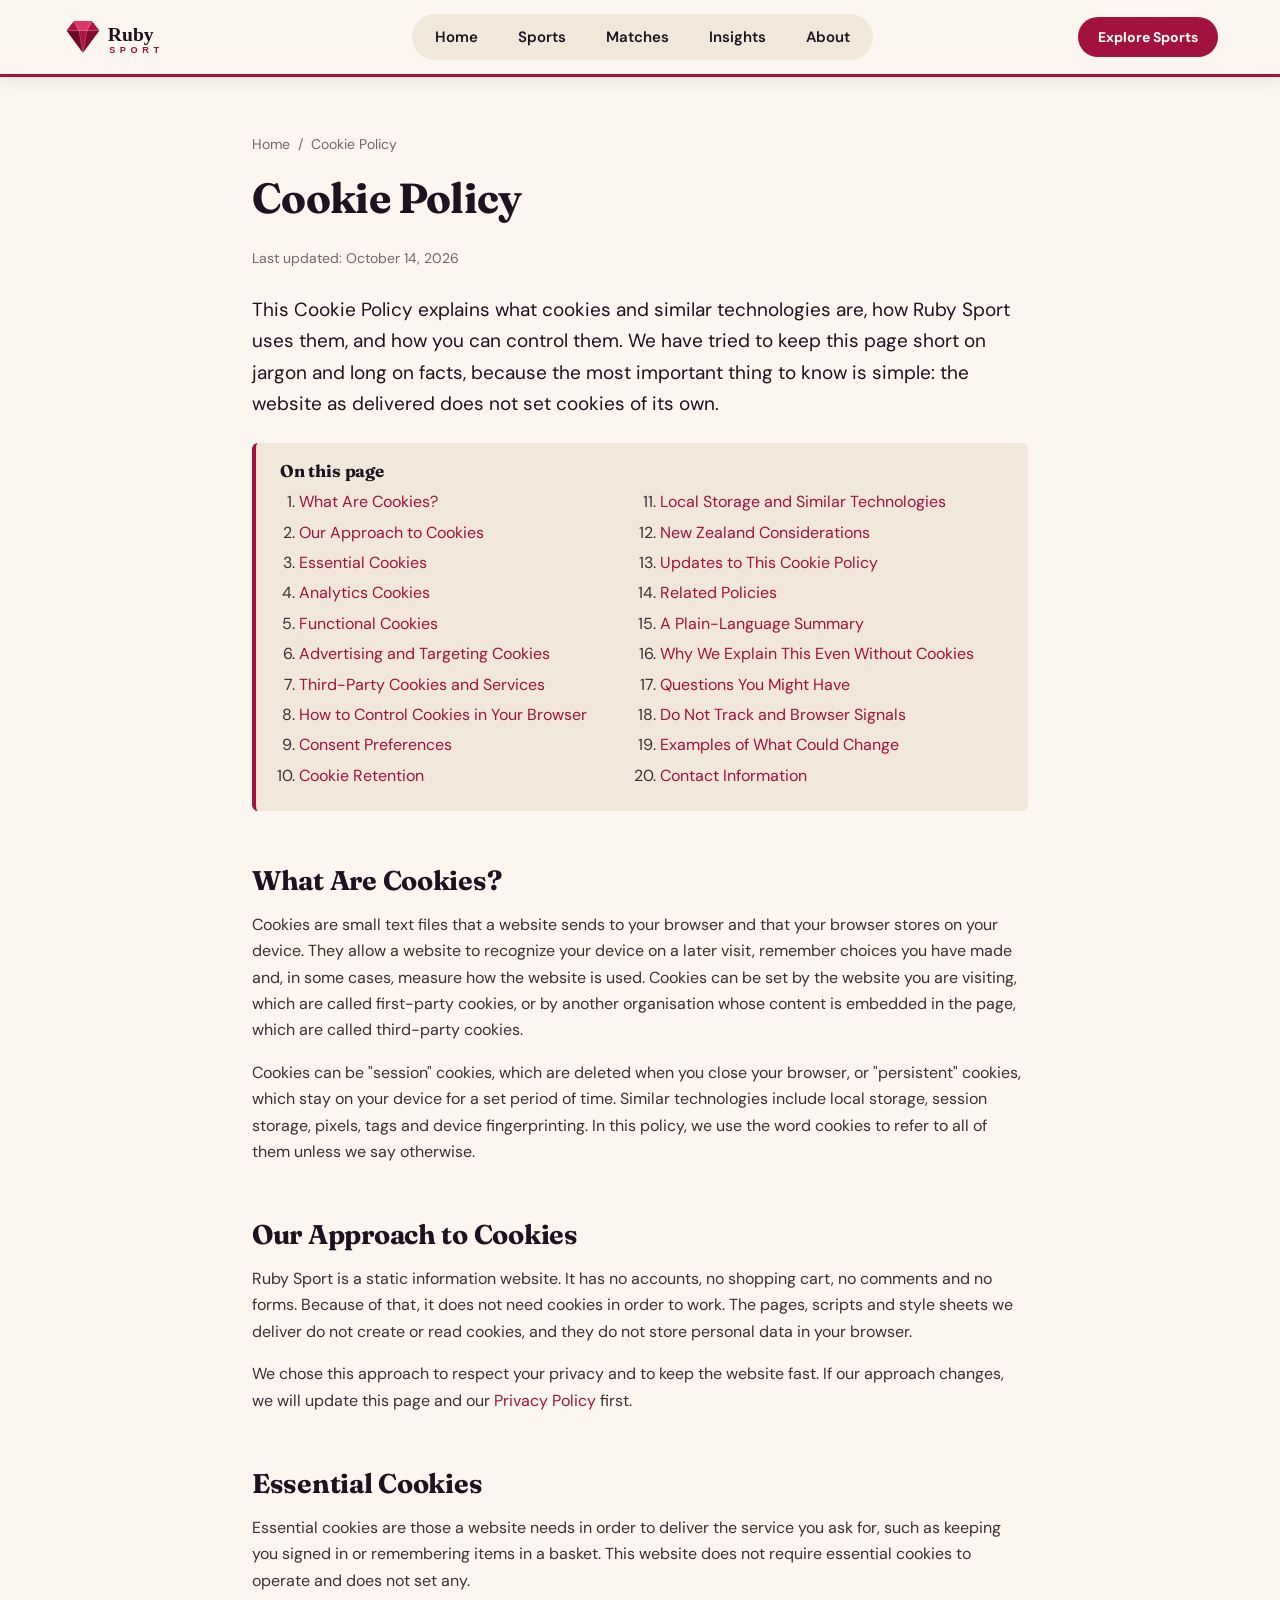
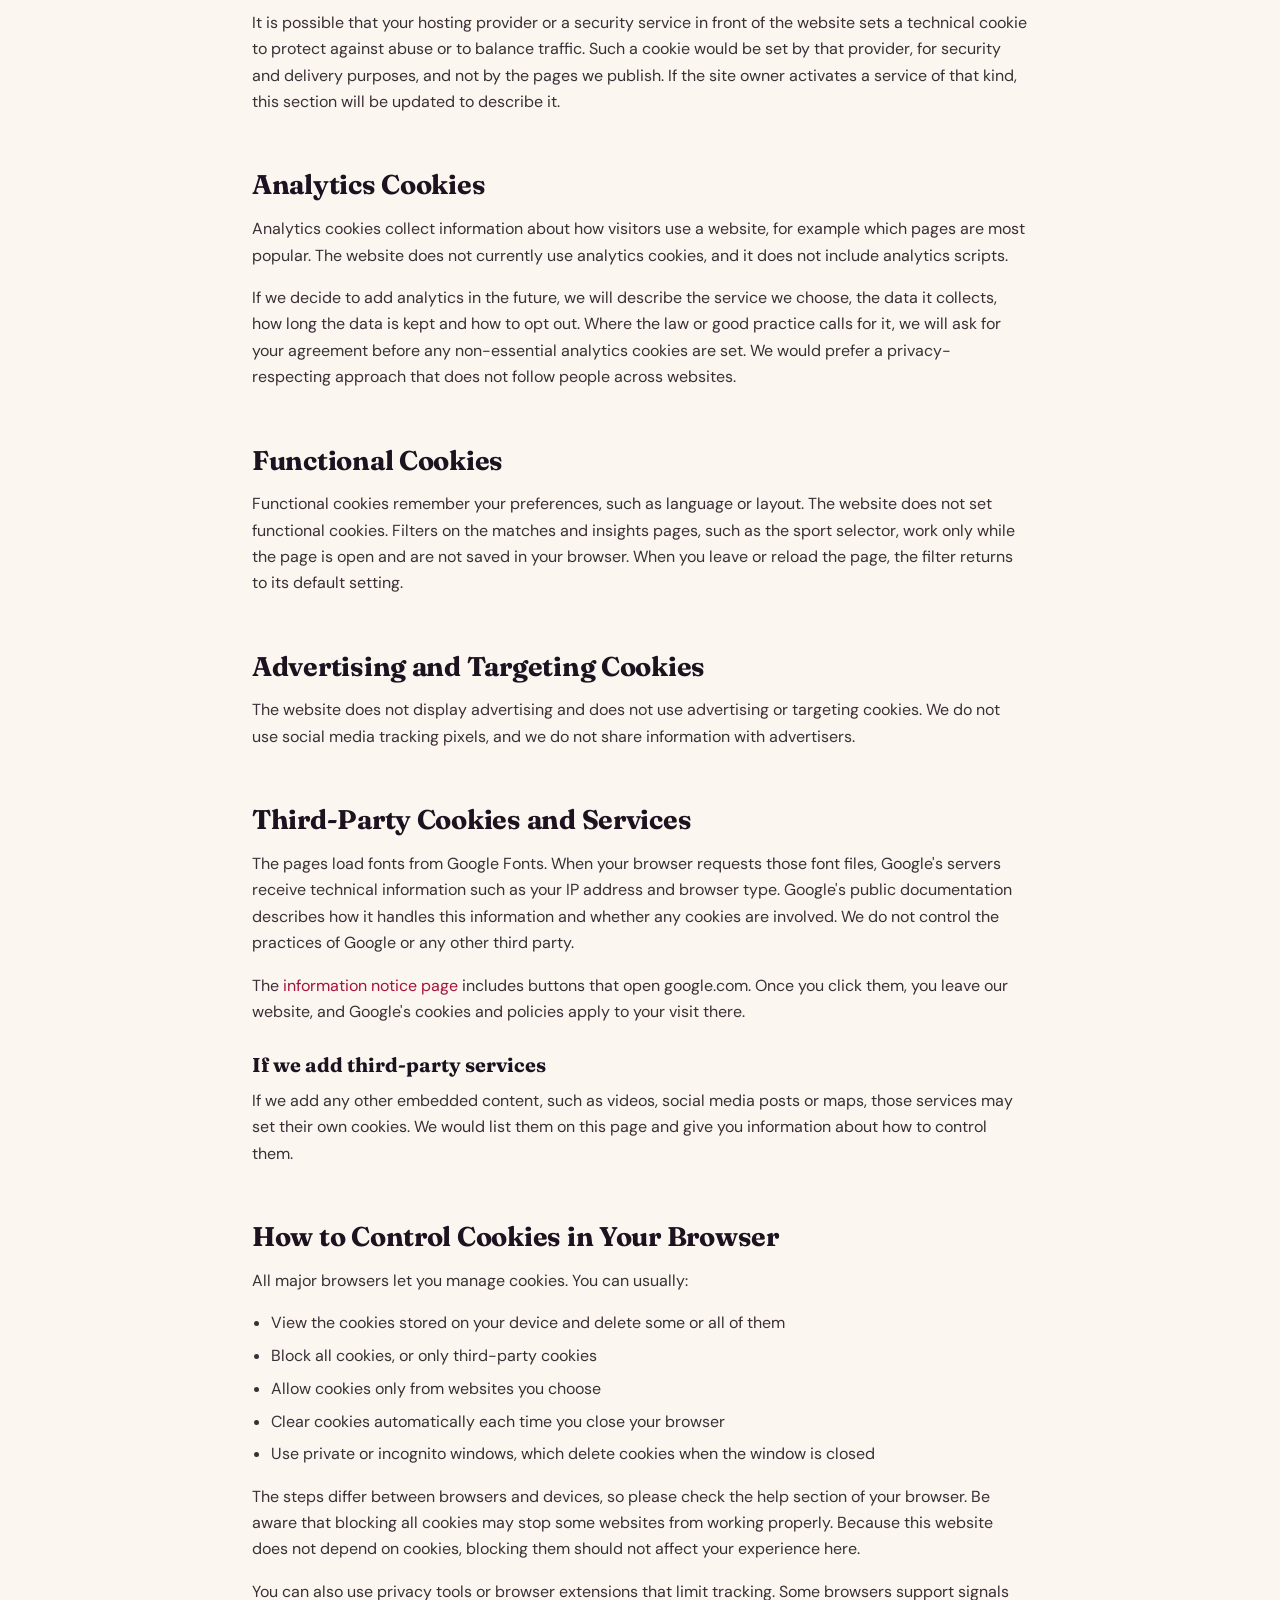
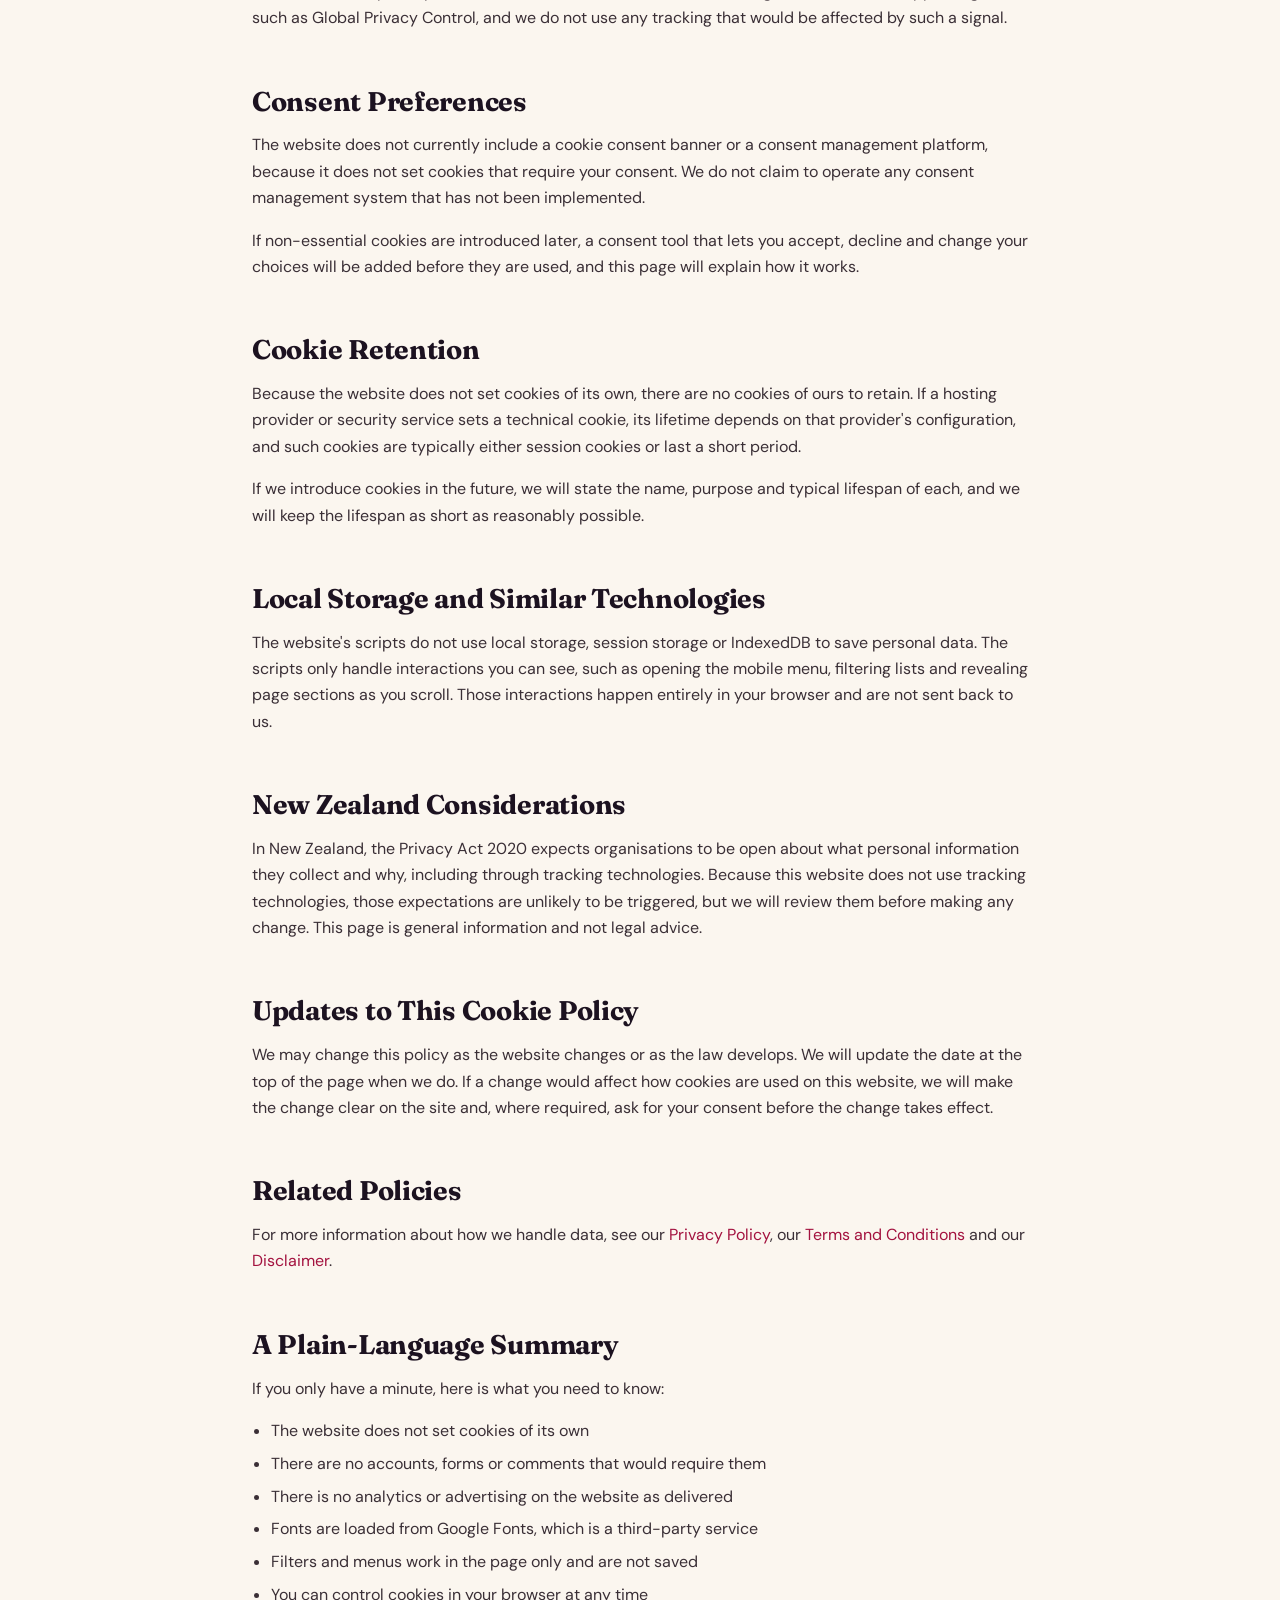
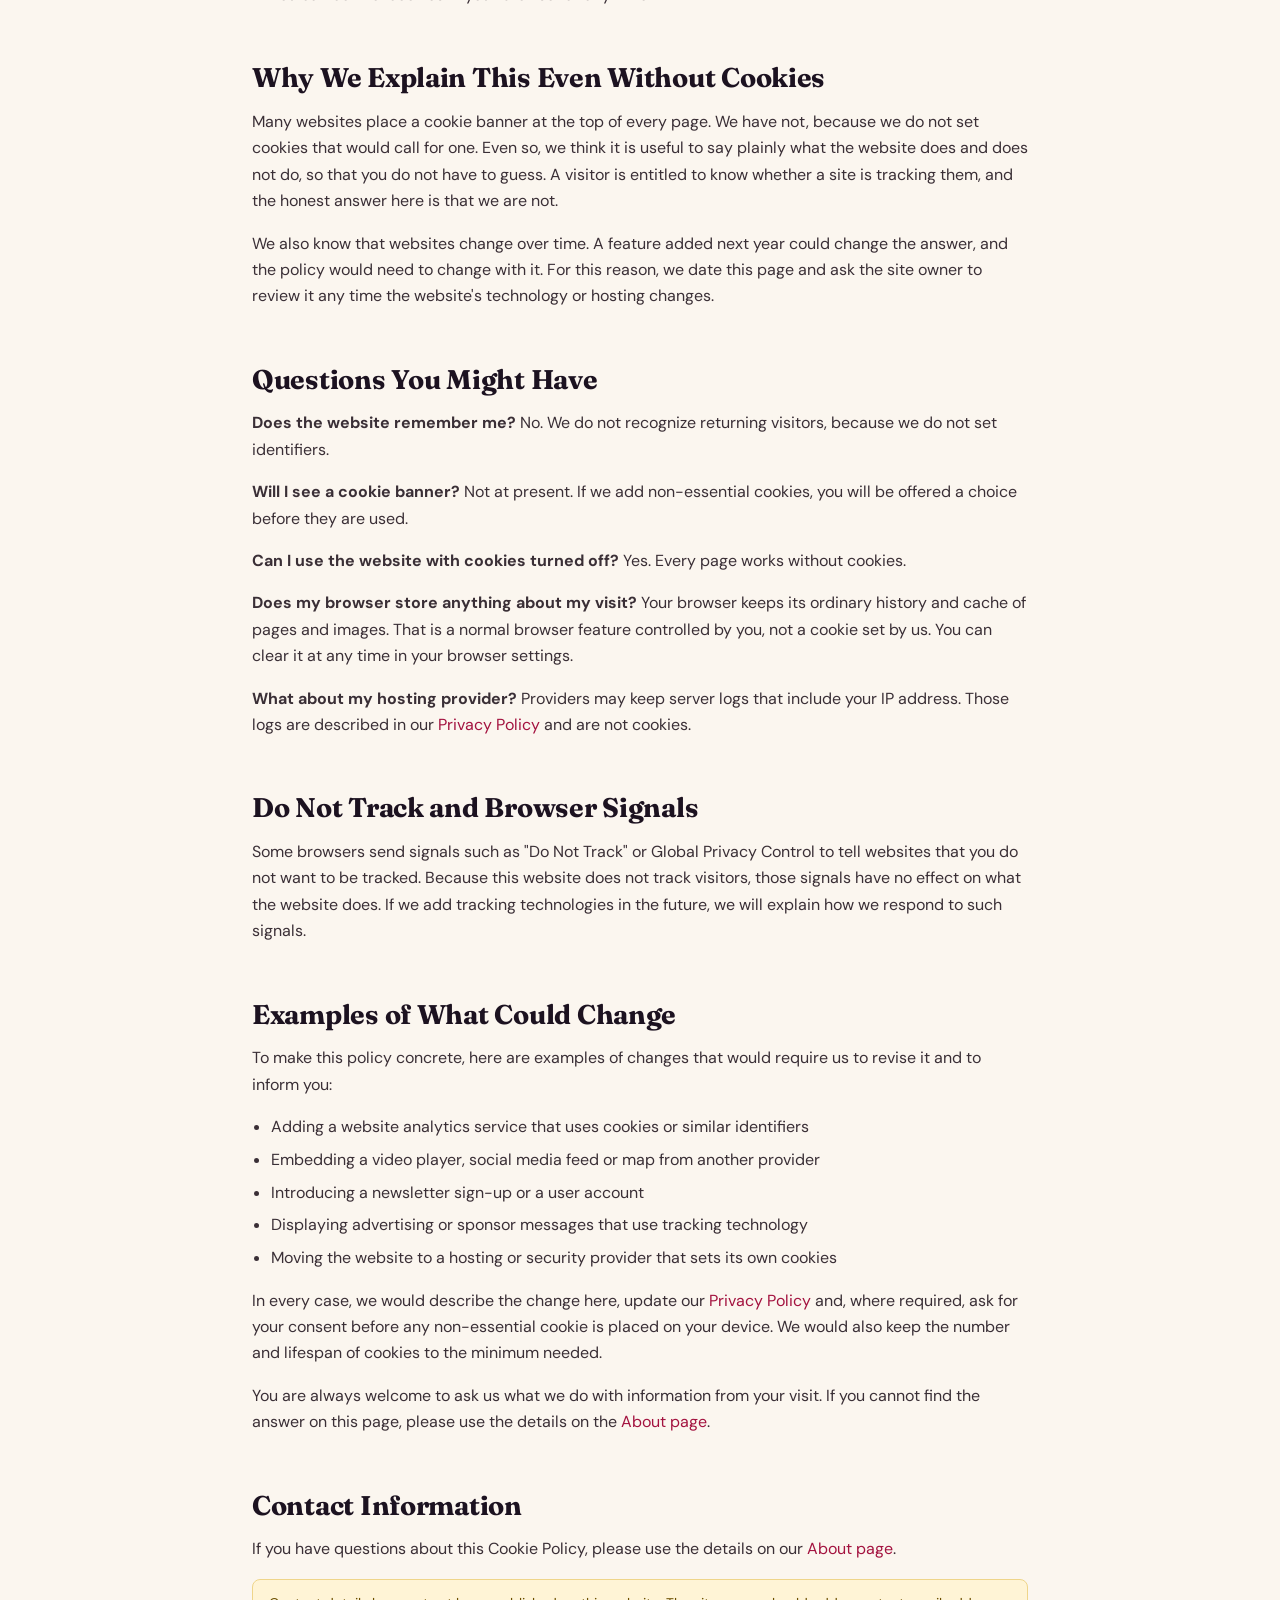
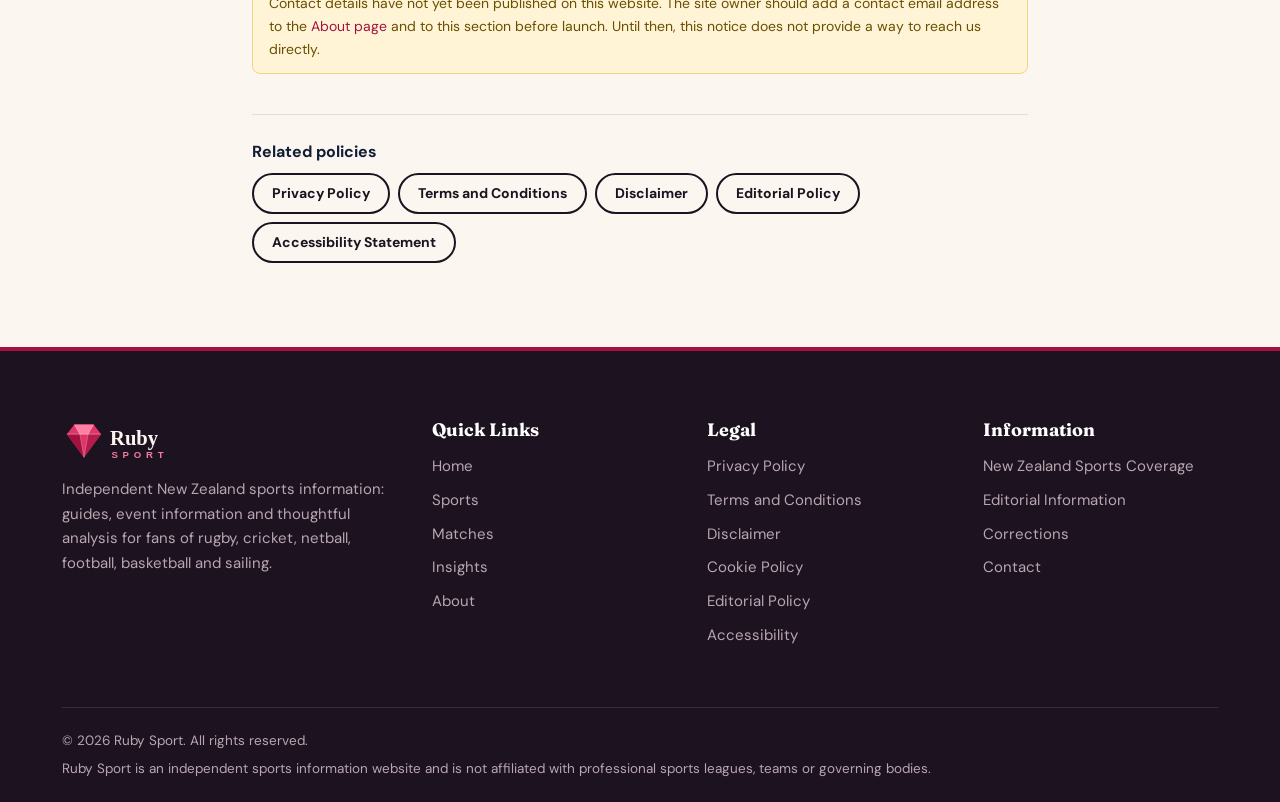
<file: cookie-policy.html>
<!DOCTYPE html>
<html lang="en-NZ">
<head>
<meta charset="utf-8">
<meta name="viewport" content="width=device-width, initial-scale=1">
<title>Cookie Policy | Ruby Sport</title>
<meta name="description" content="The Ruby Sport Cookie Policy explains what cookies are, which types the site may use, how to control them in your browser and how updates will be handled.">
<link rel="canonical" href="https://kritikatechbite.github.io/RubySport/cookie-policy.html">
<meta property="og:type" content="website"><meta property="og:site_name" content="Ruby Sport"><meta property="og:locale" content="en_NZ">
<meta property="og:title" content="Cookie Policy | Ruby Sport"><meta property="og:description" content="The Ruby Sport Cookie Policy explains what cookies are, which types the site may use, how to control them in your browser and how updates will be handled.">
<meta property="og:url" content="https://kritikatechbite.github.io/RubySport/cookie-policy.html"><meta property="og:image" content="https://kritikatechbite.github.io/RubySport/assets/images/hero.webp">
<meta name="twitter:card" content="summary_large_image"><meta name="twitter:title" content="Cookie Policy | Ruby Sport"><meta name="twitter:description" content="The Ruby Sport Cookie Policy explains what cookies are, which types the site may use, how to control them in your browser and how updates will be handled."><meta name="twitter:image" content="https://kritikatechbite.github.io/RubySport/assets/images/hero.webp">
<meta name="theme-color" content="#1C1220">
<link rel="icon" href="assets/images/favicon.svg" type="image/svg+xml"><link rel="icon" href="assets/images/favicon-32x32.png" sizes="32x32" type="image/png"><link rel="apple-touch-icon" href="assets/images/apple-touch-icon.png">
<link rel="preconnect" href="https://fonts.googleapis.com"><link rel="preconnect" href="https://fonts.gstatic.com" crossorigin>
<link href="https://fonts.googleapis.com/css2?family=DM+Sans:wght@400;500;700&family=Fraunces:ital,wght@0,600;0,700;1,600&display=swap" rel="stylesheet">
<link rel="stylesheet" href="assets/css/style.css"><link rel="stylesheet" href="assets/css/responsive.css">
<script type="application/ld+json">{"@context":"https://schema.org","@type":"WebSite","name":"Ruby Sport","url":"https://kritikatechbite.github.io/RubySport/","inLanguage":"en-NZ","description":"Independent New Zealand sports information, guides and analysis."}</script>
</head>
<body>
<a class="skip" href="#main">Skip to main content</a>
<header class="site-header"><div class="container header-inner">
<a class="logo" href="index.html" aria-label="Ruby Sport home"><img src="assets/images/logo.svg" alt="Ruby Sport" width="145" height="42"></a>
<nav class="main-nav" id="site-nav" aria-label="Main"><ul class="nav-list"><li><a href="index.html">Home</a></li><li><a href="sports.html">Sports</a></li><li><a href="matches.html">Matches</a></li><li><a href="insights.html">Insights</a></li><li><a href="about.html">About</a></li></ul></nav>
<a class="btn btn-primary btn-sm header-cta" href="sports.html">Explore Sports</a>
<button class="nav-toggle" aria-expanded="false" aria-controls="site-nav" aria-label="Open menu"><span></span></button>
</div></header>
<main id="main"><article class="legal"><nav class="breadcrumb" aria-label="Breadcrumb"><a href="index.html">Home</a><span>/</span>Cookie Policy</nav>
<h1>Cookie Policy</h1><p class="updated">Last updated: October 14, 2026</p><p class="intro">This Cookie Policy explains what cookies and similar technologies are, how Ruby Sport uses them, and how you can control them. We have tried to keep this page short on jargon and long on facts, because the most important thing to know is simple: the website as delivered does not set cookies of its own.</p>
<nav class="toc" aria-label="On this page"><h2>On this page</h2><ol><li><a href="#what-are-cookies">What Are Cookies?</a></li><li><a href="#our-approach-to-cookies">Our Approach to Cookies</a></li><li><a href="#essential-cookies">Essential Cookies</a></li><li><a href="#analytics-cookies">Analytics Cookies</a></li><li><a href="#functional-cookies">Functional Cookies</a></li><li><a href="#advertising-and-targeting-cookies">Advertising and Targeting Cookies</a></li><li><a href="#third-party-cookies-and-services">Third-Party Cookies and Services</a></li><li><a href="#how-to-control-cookies-in-your-browser">How to Control Cookies in Your Browser</a></li><li><a href="#consent-preferences">Consent Preferences</a></li><li><a href="#cookie-retention">Cookie Retention</a></li><li><a href="#local-storage-and-similar-technologies">Local Storage and Similar Technologies</a></li><li><a href="#new-zealand-considerations">New Zealand Considerations</a></li><li><a href="#updates-to-this-cookie-policy">Updates to This Cookie Policy</a></li><li><a href="#related-policies">Related Policies</a></li><li><a href="#a-plain-language-summary">A Plain-Language Summary</a></li><li><a href="#why-we-explain-this-even-without-cookies">Why We Explain This Even Without Cookies</a></li><li><a href="#questions-you-might-have">Questions You Might Have</a></li><li><a href="#do-not-track-and-browser-signals">Do Not Track and Browser Signals</a></li><li><a href="#examples-of-what-could-change">Examples of What Could Change</a></li><li><a href="#contact-information">Contact Information</a></li></ol></nav>
<h2 id="what-are-cookies">What Are Cookies?</h2><p>Cookies are small text files that a website sends to your browser and that your browser stores on your device. They allow a website to recognize your device on a later visit, remember choices you have made and, in some cases, measure how the website is used. Cookies can be set by the website you are visiting, which are called first-party cookies, or by another organisation whose content is embedded in the page, which are called third-party cookies.</p><p>Cookies can be "session" cookies, which are deleted when you close your browser, or "persistent" cookies, which stay on your device for a set period of time. Similar technologies include local storage, session storage, pixels, tags and device fingerprinting. In this policy, we use the word cookies to refer to all of them unless we say otherwise.</p><h2 id="our-approach-to-cookies">Our Approach to Cookies</h2><p>Ruby Sport is a static information website. It has no accounts, no shopping cart, no comments and no forms. Because of that, it does not need cookies in order to work. The pages, scripts and style sheets we deliver do not create or read cookies, and they do not store personal data in your browser.</p><p>We chose this approach to respect your privacy and to keep the website fast. If our approach changes, we will update this page and our <a href="privacy-policy.html">Privacy Policy</a> first.</p><h2 id="essential-cookies">Essential Cookies</h2><p>Essential cookies are those a website needs in order to deliver the service you ask for, such as keeping you signed in or remembering items in a basket. This website does not require essential cookies to operate and does not set any.</p><p>It is possible that your hosting provider or a security service in front of the website sets a technical cookie to protect against abuse or to balance traffic. Such a cookie would be set by that provider, for security and delivery purposes, and not by the pages we publish. If the site owner activates a service of that kind, this section will be updated to describe it.</p><h2 id="analytics-cookies">Analytics Cookies</h2><p>Analytics cookies collect information about how visitors use a website, for example which pages are most popular. The website does not currently use analytics cookies, and it does not include analytics scripts.</p><p>If we decide to add analytics in the future, we will describe the service we choose, the data it collects, how long the data is kept and how to opt out. Where the law or good practice calls for it, we will ask for your agreement before any non-essential analytics cookies are set. We would prefer a privacy-respecting approach that does not follow people across websites.</p><h2 id="functional-cookies">Functional Cookies</h2><p>Functional cookies remember your preferences, such as language or layout. The website does not set functional cookies. Filters on the matches and insights pages, such as the sport selector, work only while the page is open and are not saved in your browser. When you leave or reload the page, the filter returns to its default setting.</p><h2 id="advertising-and-targeting-cookies">Advertising and Targeting Cookies</h2><p>The website does not display advertising and does not use advertising or targeting cookies. We do not use social media tracking pixels, and we do not share information with advertisers.</p><h2 id="third-party-cookies-and-services">Third-Party Cookies and Services</h2><p>The pages load fonts from Google Fonts. When your browser requests those font files, Google's servers receive technical information such as your IP address and browser type. Google's public documentation describes how it handles this information and whether any cookies are involved. We do not control the practices of Google or any other third party.</p><p>The <a href="review.html">information notice page</a> includes buttons that open google.com. Once you click them, you leave our website, and Google's cookies and policies apply to your visit there.</p><h3>If we add third-party services</h3><p>If we add any other embedded content, such as videos, social media posts or maps, those services may set their own cookies. We would list them on this page and give you information about how to control them.</p><h2 id="how-to-control-cookies-in-your-browser">How to Control Cookies in Your Browser</h2><p>All major browsers let you manage cookies. You can usually:</p><ul><li>View the cookies stored on your device and delete some or all of them</li><li>Block all cookies, or only third-party cookies</li><li>Allow cookies only from websites you choose</li><li>Clear cookies automatically each time you close your browser</li><li>Use private or incognito windows, which delete cookies when the window is closed</li></ul><p>The steps differ between browsers and devices, so please check the help section of your browser. Be aware that blocking all cookies may stop some websites from working properly. Because this website does not depend on cookies, blocking them should not affect your experience here.</p><p>You can also use privacy tools or browser extensions that limit tracking. Some browsers support signals such as Global Privacy Control, and we do not use any tracking that would be affected by such a signal.</p><h2 id="consent-preferences">Consent Preferences</h2><p>The website does not currently include a cookie consent banner or a consent management platform, because it does not set cookies that require your consent. We do not claim to operate any consent management system that has not been implemented.</p><p>If non-essential cookies are introduced later, a consent tool that lets you accept, decline and change your choices will be added before they are used, and this page will explain how it works.</p><h2 id="cookie-retention">Cookie Retention</h2><p>Because the website does not set cookies of its own, there are no cookies of ours to retain. If a hosting provider or security service sets a technical cookie, its lifetime depends on that provider's configuration, and such cookies are typically either session cookies or last a short period.</p><p>If we introduce cookies in the future, we will state the name, purpose and typical lifespan of each, and we will keep the lifespan as short as reasonably possible.</p><h2 id="local-storage-and-similar-technologies">Local Storage and Similar Technologies</h2><p>The website's scripts do not use local storage, session storage or IndexedDB to save personal data. The scripts only handle interactions you can see, such as opening the mobile menu, filtering lists and revealing page sections as you scroll. Those interactions happen entirely in your browser and are not sent back to us.</p><h2 id="new-zealand-considerations">New Zealand Considerations</h2><p>In New Zealand, the Privacy Act 2020 expects organisations to be open about what personal information they collect and why, including through tracking technologies. Because this website does not use tracking technologies, those expectations are unlikely to be triggered, but we will review them before making any change. This page is general information and not legal advice.</p><h2 id="updates-to-this-cookie-policy">Updates to This Cookie Policy</h2><p>We may change this policy as the website changes or as the law develops. We will update the date at the top of the page when we do. If a change would affect how cookies are used on this website, we will make the change clear on the site and, where required, ask for your consent before the change takes effect.</p><h2 id="related-policies">Related Policies</h2><p>For more information about how we handle data, see our <a href="privacy-policy.html">Privacy Policy</a>, our <a href="terms-and-conditions.html">Terms and Conditions</a> and our <a href="disclaimer.html">Disclaimer</a>.</p><h2 id="a-plain-language-summary">A Plain-Language Summary</h2><p>If you only have a minute, here is what you need to know:</p><ul><li>The website does not set cookies of its own</li><li>There are no accounts, forms or comments that would require them</li><li>There is no analytics or advertising on the website as delivered</li><li>Fonts are loaded from Google Fonts, which is a third-party service</li><li>Filters and menus work in the page only and are not saved</li><li>You can control cookies in your browser at any time</li></ul><h2 id="why-we-explain-this-even-without-cookies">Why We Explain This Even Without Cookies</h2><p>Many websites place a cookie banner at the top of every page. We have not, because we do not set cookies that would call for one. Even so, we think it is useful to say plainly what the website does and does not do, so that you do not have to guess. A visitor is entitled to know whether a site is tracking them, and the honest answer here is that we are not.</p><p>We also know that websites change over time. A feature added next year could change the answer, and the policy would need to change with it. For this reason, we date this page and ask the site owner to review it any time the website's technology or hosting changes.</p><h2 id="questions-you-might-have">Questions You Might Have</h2><p><strong>Does the website remember me?</strong> No. We do not recognize returning visitors, because we do not set identifiers.</p><p><strong>Will I see a cookie banner?</strong> Not at present. If we add non-essential cookies, you will be offered a choice before they are used.</p><p><strong>Can I use the website with cookies turned off?</strong> Yes. Every page works without cookies.</p><p><strong>Does my browser store anything about my visit?</strong> Your browser keeps its ordinary history and cache of pages and images. That is a normal browser feature controlled by you, not a cookie set by us. You can clear it at any time in your browser settings.</p><p><strong>What about my hosting provider?</strong> Providers may keep server logs that include your IP address. Those logs are described in our <a href="privacy-policy.html">Privacy Policy</a> and are not cookies.</p><h2 id="do-not-track-and-browser-signals">Do Not Track and Browser Signals</h2><p>Some browsers send signals such as "Do Not Track" or Global Privacy Control to tell websites that you do not want to be tracked. Because this website does not track visitors, those signals have no effect on what the website does. If we add tracking technologies in the future, we will explain how we respond to such signals.</p><h2 id="examples-of-what-could-change">Examples of What Could Change</h2><p>To make this policy concrete, here are examples of changes that would require us to revise it and to inform you:</p><ul><li>Adding a website analytics service that uses cookies or similar identifiers</li><li>Embedding a video player, social media feed or map from another provider</li><li>Introducing a newsletter sign-up or a user account</li><li>Displaying advertising or sponsor messages that use tracking technology</li><li>Moving the website to a hosting or security provider that sets its own cookies</li></ul><p>In every case, we would describe the change here, update our <a href="privacy-policy.html">Privacy Policy</a> and, where required, ask for your consent before any non-essential cookie is placed on your device. We would also keep the number and lifespan of cookies to the minimum needed.</p><p>You are always welcome to ask us what we do with information from your visit. If you cannot find the answer on this page, please use the details on the <a href="about.html#contact">About page</a>.</p><h2 id="contact-information">Contact Information</h2><p>If you have questions about this Cookie Policy, please use the details on our <a href="about.html#contact">About page</a>.</p><div class="note-box">Contact details have not yet been published on this website. The site owner should add a contact email address to the <a href="about.html#contact">About page</a> and to this section before launch. Until then, this notice does not provide a way to reach us directly.</div>
<div class="legal-links"><span style="width:100%;font-weight:700;color:#101D35">Related policies</span><a class="btn btn-ghost btn-sm" href="privacy-policy.html">Privacy Policy</a><a class="btn btn-ghost btn-sm" href="terms-and-conditions.html">Terms and Conditions</a><a class="btn btn-ghost btn-sm" href="disclaimer.html">Disclaimer</a><a class="btn btn-ghost btn-sm" href="editorial-policy.html">Editorial Policy</a><a class="btn btn-ghost btn-sm" href="accessibility.html">Accessibility Statement</a></div></article></main>
<footer class="site-footer"><div class="container">
<div class="footer-grid">
<div><a class="footer-logo" href="index.html" aria-label="Ruby Sport home"><img src="assets/images/logo-white.svg" alt="Ruby Sport" width="151" height="44" loading="lazy"></a>
<p>Independent New Zealand sports information: guides, event information and thoughtful analysis for fans of rugby, cricket, netball, football, basketball and sailing.</p></div>
<div><h3>Quick Links</h3><ul><li><a href="index.html">Home</a></li><li><a href="sports.html">Sports</a></li><li><a href="matches.html">Matches</a></li><li><a href="insights.html">Insights</a></li><li><a href="about.html">About</a></li></ul></div>
<div><h3>Legal</h3><ul><li><a href="privacy-policy.html">Privacy Policy</a></li><li><a href="terms-and-conditions.html">Terms and Conditions</a></li><li><a href="disclaimer.html">Disclaimer</a></li><li><a href="cookie-policy.html">Cookie Policy</a></li><li><a href="editorial-policy.html">Editorial Policy</a></li><li><a href="accessibility.html">Accessibility</a></li></ul></div>
<div><h3>Information</h3><ul><li><a href="sports.html">New Zealand Sports Coverage</a></li><li><a href="editorial-policy.html">Editorial Information</a></li><li><a href="about.html#corrections">Corrections</a></li><li><a href="about.html#contact">Contact</a></li></ul></div>
</div>
<div class="footer-bottom"><p>&copy; <span class="year">2026</span> Ruby Sport. All rights reserved.</p>
<p>Ruby Sport is an independent sports information website and is not affiliated with professional sports leagues, teams or governing bodies.</p></div>
</div></footer>
<script src="assets/js/main.js" defer></script>
</body>
</html>
</file>
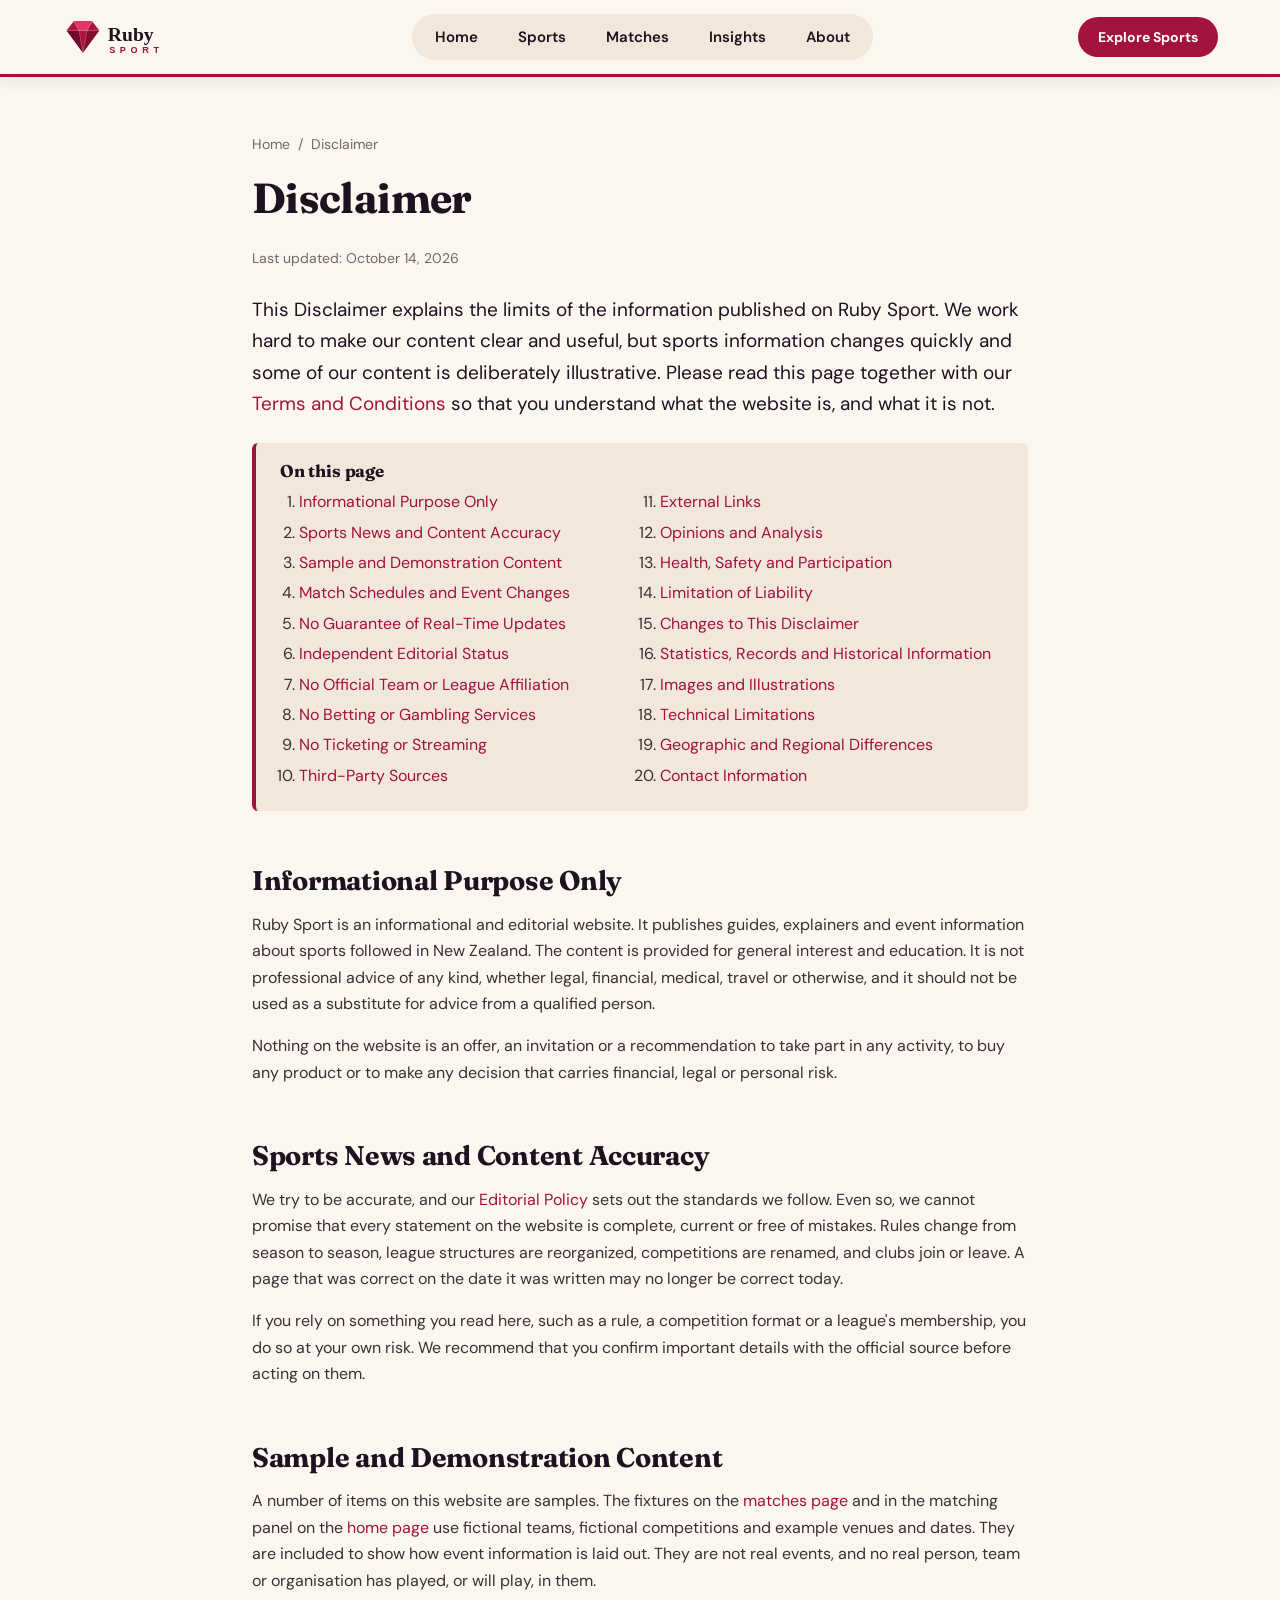
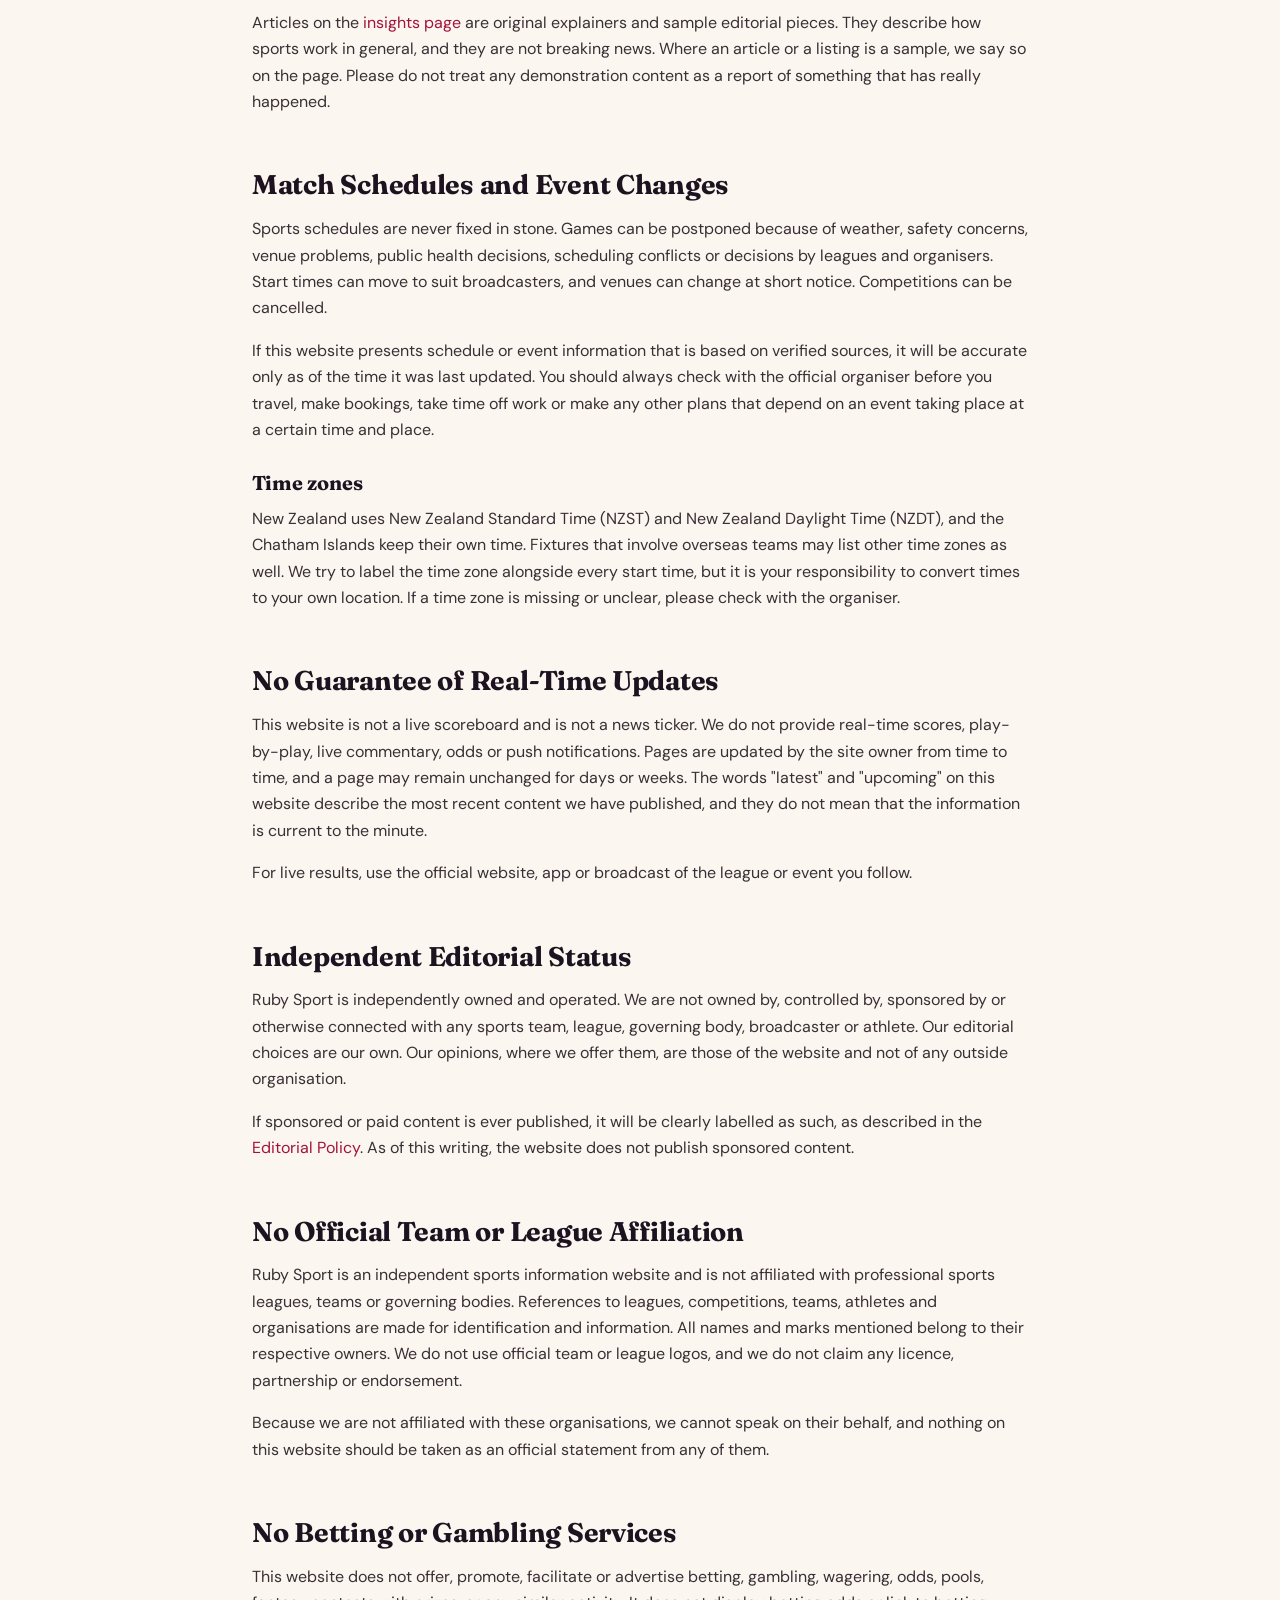
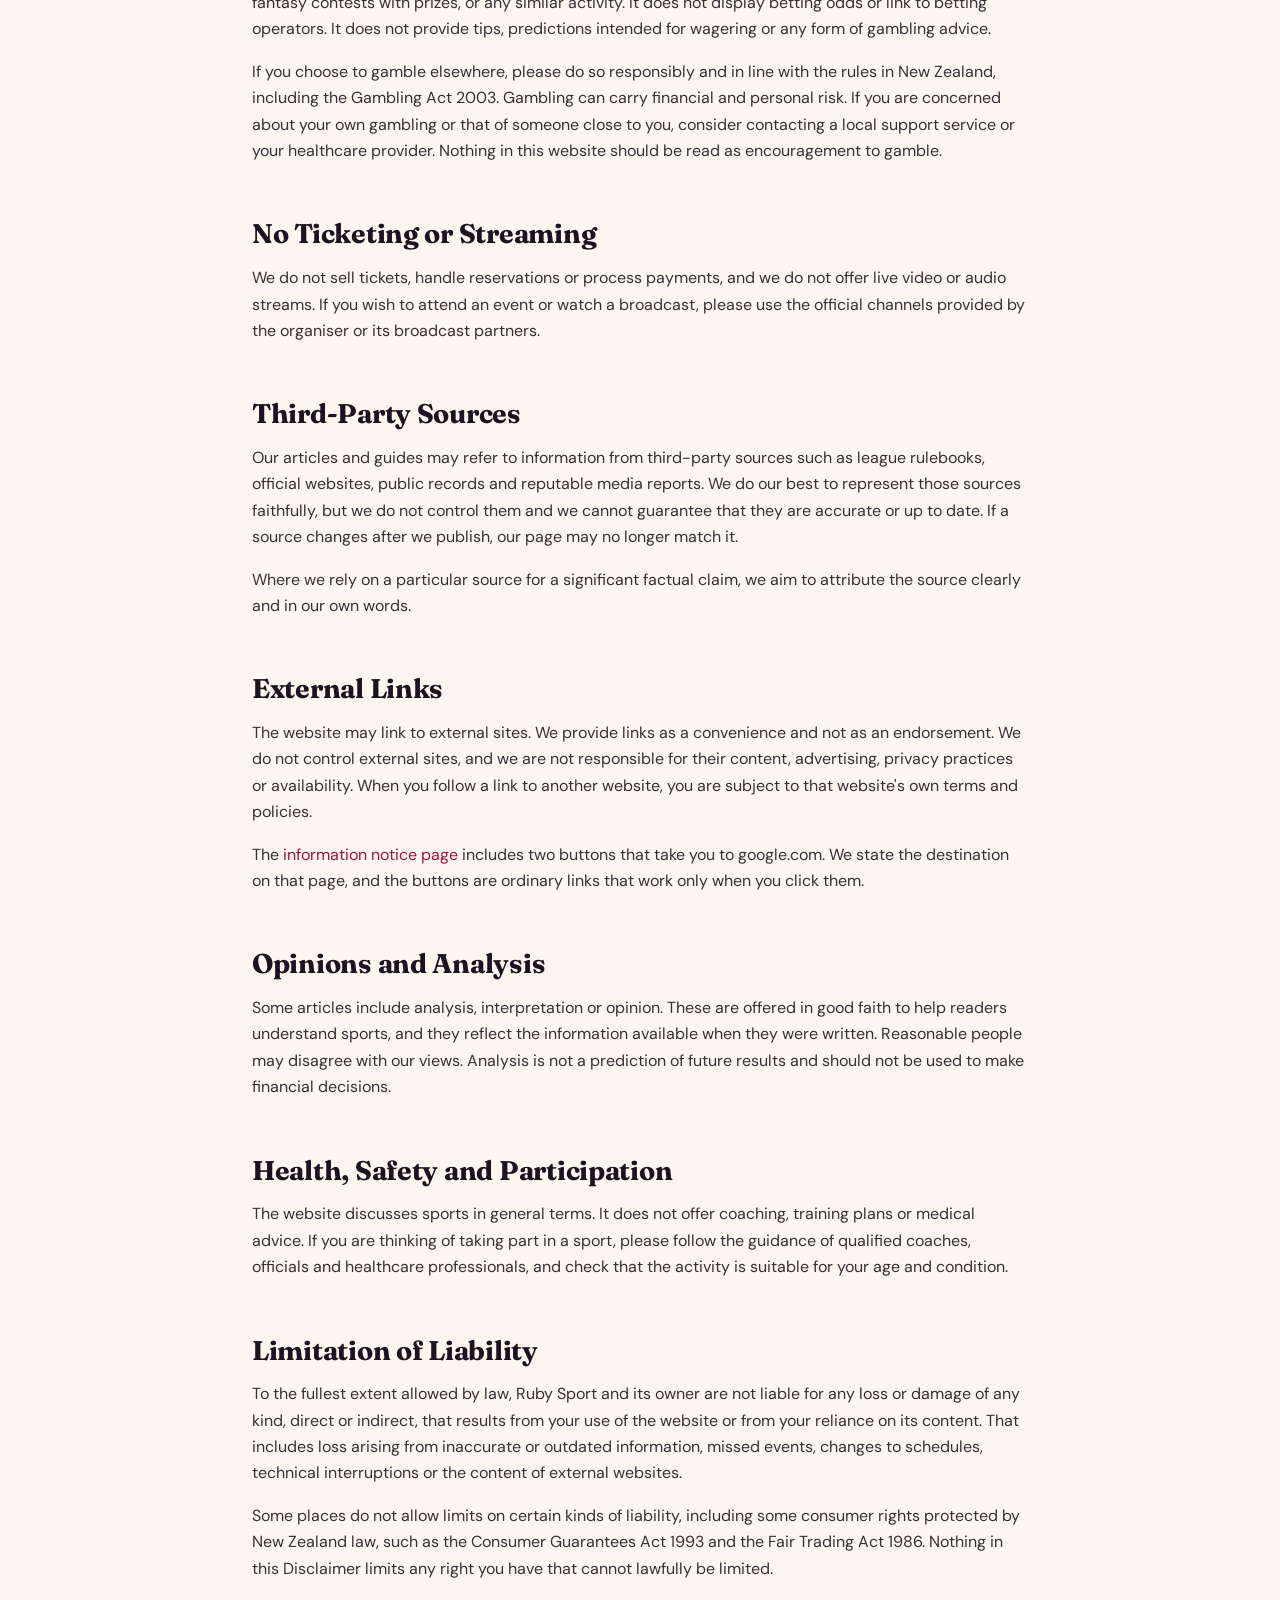
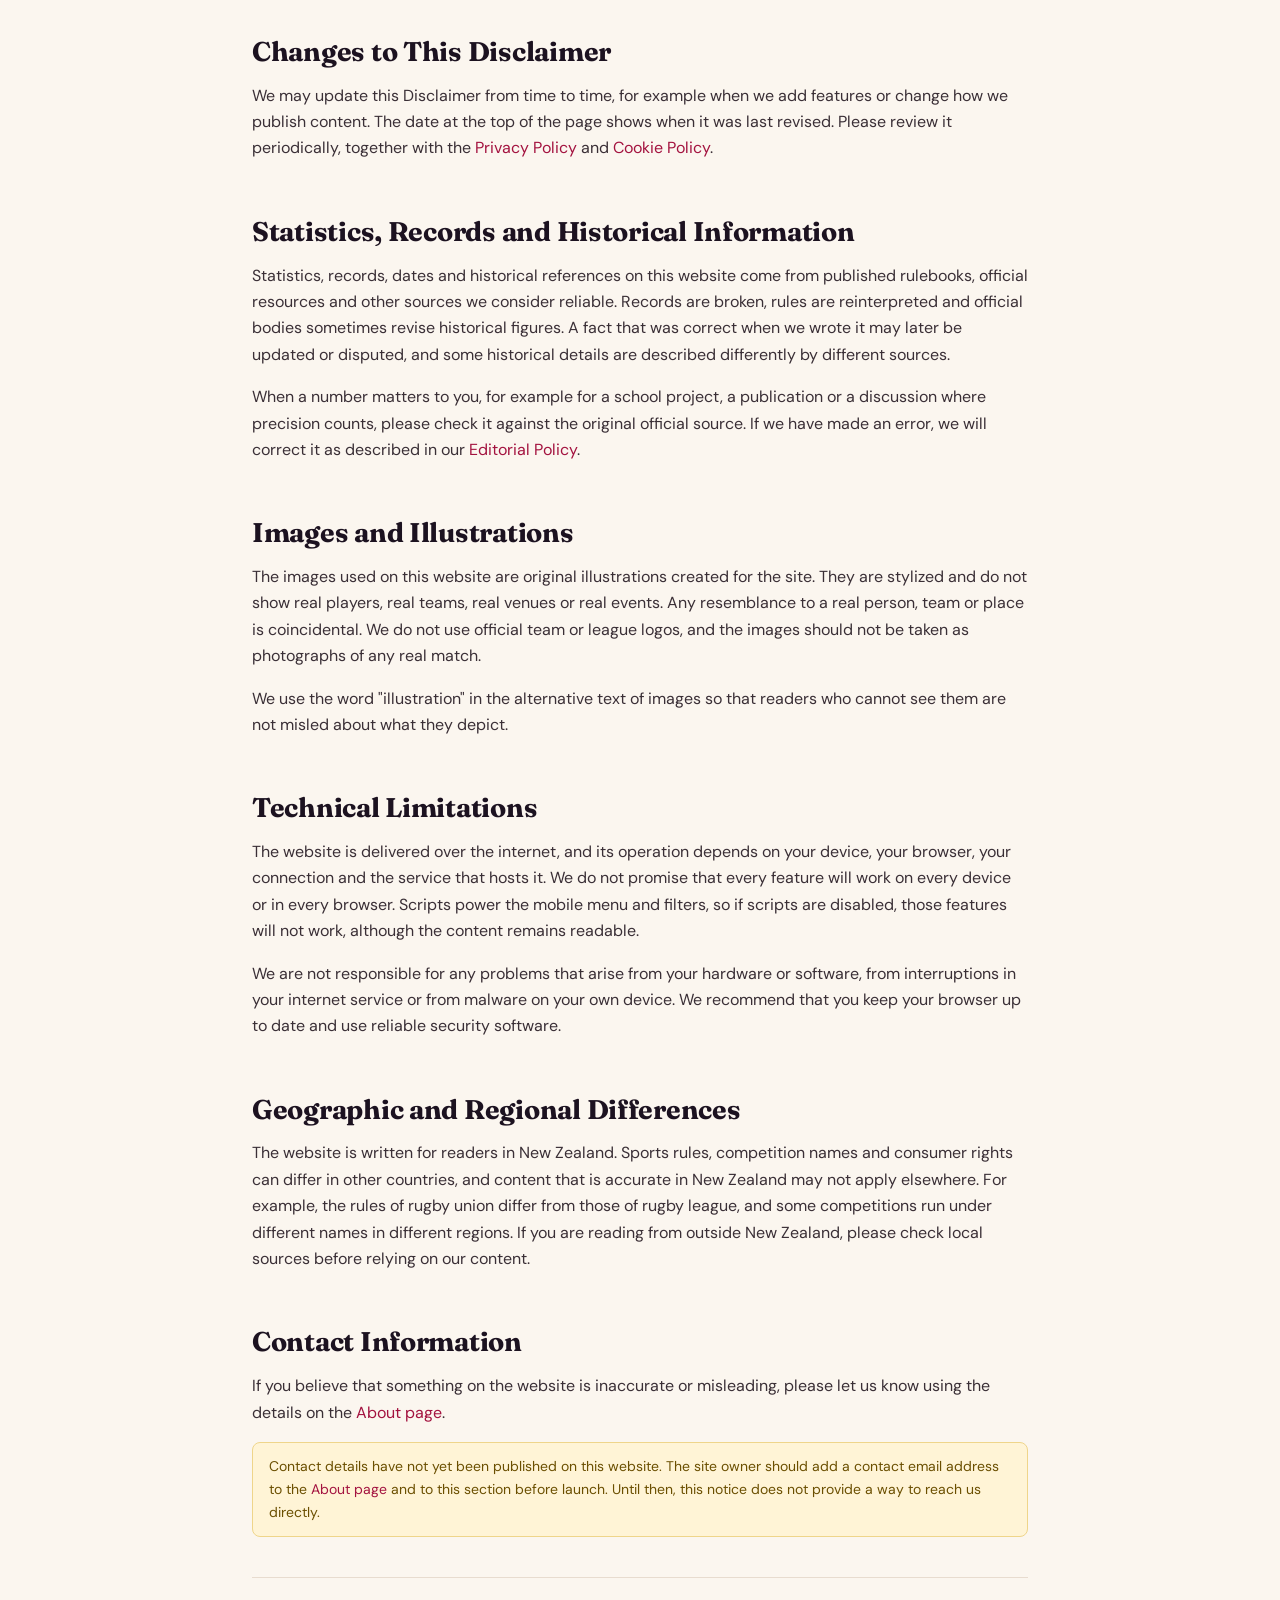
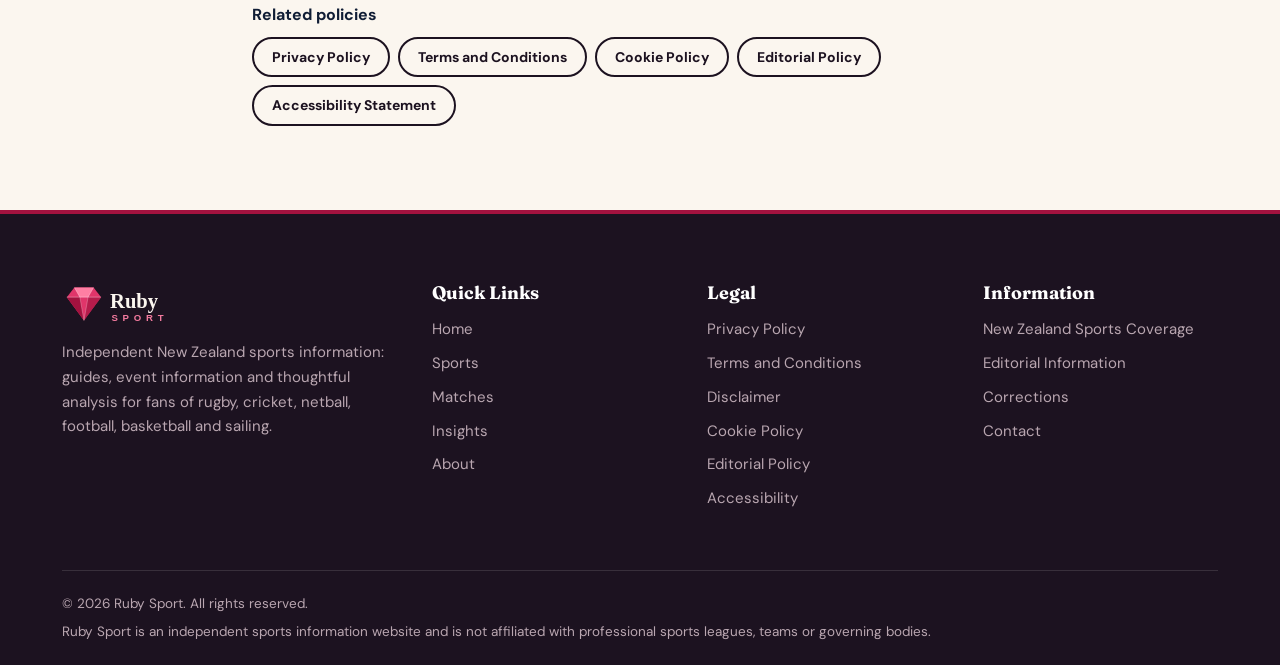
<file: disclaimer.html>
<!DOCTYPE html>
<html lang="en-NZ">
<head>
<meta charset="utf-8">
<meta name="viewport" content="width=device-width, initial-scale=1">
<title>Disclaimer | Ruby Sport</title>
<meta name="description" content="Read the Ruby Sport disclaimer: independent informational content, no betting or gambling services, no affiliation with leagues or teams, and limits on accuracy and liability.">
<link rel="canonical" href="https://kritikatechbite.github.io/RubySport/disclaimer.html">
<meta property="og:type" content="website"><meta property="og:site_name" content="Ruby Sport"><meta property="og:locale" content="en_NZ">
<meta property="og:title" content="Disclaimer | Ruby Sport"><meta property="og:description" content="Read the Ruby Sport disclaimer: independent informational content, no betting or gambling services, no affiliation with leagues or teams, and limits on accuracy and liability.">
<meta property="og:url" content="https://kritikatechbite.github.io/RubySport/disclaimer.html"><meta property="og:image" content="https://kritikatechbite.github.io/RubySport/assets/images/hero.webp">
<meta name="twitter:card" content="summary_large_image"><meta name="twitter:title" content="Disclaimer | Ruby Sport"><meta name="twitter:description" content="Read the Ruby Sport disclaimer: independent informational content, no betting or gambling services, no affiliation with leagues or teams, and limits on accuracy and liability."><meta name="twitter:image" content="https://kritikatechbite.github.io/RubySport/assets/images/hero.webp">
<meta name="theme-color" content="#1C1220">
<link rel="icon" href="assets/images/favicon.svg" type="image/svg+xml"><link rel="icon" href="assets/images/favicon-32x32.png" sizes="32x32" type="image/png"><link rel="apple-touch-icon" href="assets/images/apple-touch-icon.png">
<link rel="preconnect" href="https://fonts.googleapis.com"><link rel="preconnect" href="https://fonts.gstatic.com" crossorigin>
<link href="https://fonts.googleapis.com/css2?family=DM+Sans:wght@400;500;700&family=Fraunces:ital,wght@0,600;0,700;1,600&display=swap" rel="stylesheet">
<link rel="stylesheet" href="assets/css/style.css"><link rel="stylesheet" href="assets/css/responsive.css">
<script type="application/ld+json">{"@context":"https://schema.org","@type":"WebSite","name":"Ruby Sport","url":"https://kritikatechbite.github.io/RubySport/","inLanguage":"en-NZ","description":"Independent New Zealand sports information, guides and analysis."}</script>
</head>
<body>
<a class="skip" href="#main">Skip to main content</a>
<header class="site-header"><div class="container header-inner">
<a class="logo" href="index.html" aria-label="Ruby Sport home"><img src="assets/images/logo.svg" alt="Ruby Sport" width="145" height="42"></a>
<nav class="main-nav" id="site-nav" aria-label="Main"><ul class="nav-list"><li><a href="index.html">Home</a></li><li><a href="sports.html">Sports</a></li><li><a href="matches.html">Matches</a></li><li><a href="insights.html">Insights</a></li><li><a href="about.html">About</a></li></ul></nav>
<a class="btn btn-primary btn-sm header-cta" href="sports.html">Explore Sports</a>
<button class="nav-toggle" aria-expanded="false" aria-controls="site-nav" aria-label="Open menu"><span></span></button>
</div></header>
<main id="main"><article class="legal"><nav class="breadcrumb" aria-label="Breadcrumb"><a href="index.html">Home</a><span>/</span>Disclaimer</nav>
<h1>Disclaimer</h1><p class="updated">Last updated: October 14, 2026</p><p class="intro">This Disclaimer explains the limits of the information published on Ruby Sport. We work hard to make our content clear and useful, but sports information changes quickly and some of our content is deliberately illustrative. Please read this page together with our <a href="terms-and-conditions.html">Terms and Conditions</a> so that you understand what the website is, and what it is not.</p>
<nav class="toc" aria-label="On this page"><h2>On this page</h2><ol><li><a href="#informational-purpose-only">Informational Purpose Only</a></li><li><a href="#sports-news-and-content-accuracy">Sports News and Content Accuracy</a></li><li><a href="#sample-and-demonstration-content">Sample and Demonstration Content</a></li><li><a href="#match-schedules-and-event-changes">Match Schedules and Event Changes</a></li><li><a href="#no-guarantee-of-real-time-updates">No Guarantee of Real-Time Updates</a></li><li><a href="#independent-editorial-status">Independent Editorial Status</a></li><li><a href="#no-official-team-or-league-affiliation">No Official Team or League Affiliation</a></li><li><a href="#no-betting-or-gambling-services">No Betting or Gambling Services</a></li><li><a href="#no-ticketing-or-streaming">No Ticketing or Streaming</a></li><li><a href="#third-party-sources">Third-Party Sources</a></li><li><a href="#external-links">External Links</a></li><li><a href="#opinions-and-analysis">Opinions and Analysis</a></li><li><a href="#health-safety-and-participation">Health, Safety and Participation</a></li><li><a href="#limitation-of-liability">Limitation of Liability</a></li><li><a href="#changes-to-this-disclaimer">Changes to This Disclaimer</a></li><li><a href="#statistics-records-and-historical-information">Statistics, Records and Historical Information</a></li><li><a href="#images-and-illustrations">Images and Illustrations</a></li><li><a href="#technical-limitations">Technical Limitations</a></li><li><a href="#geographic-and-regional-differences">Geographic and Regional Differences</a></li><li><a href="#contact-information">Contact Information</a></li></ol></nav>
<h2 id="informational-purpose-only">Informational Purpose Only</h2><p>Ruby Sport is an informational and editorial website. It publishes guides, explainers and event information about sports followed in New Zealand. The content is provided for general interest and education. It is not professional advice of any kind, whether legal, financial, medical, travel or otherwise, and it should not be used as a substitute for advice from a qualified person.</p><p>Nothing on the website is an offer, an invitation or a recommendation to take part in any activity, to buy any product or to make any decision that carries financial, legal or personal risk.</p><h2 id="sports-news-and-content-accuracy">Sports News and Content Accuracy</h2><p>We try to be accurate, and our <a href="editorial-policy.html">Editorial Policy</a> sets out the standards we follow. Even so, we cannot promise that every statement on the website is complete, current or free of mistakes. Rules change from season to season, league structures are reorganized, competitions are renamed, and clubs join or leave. A page that was correct on the date it was written may no longer be correct today.</p><p>If you rely on something you read here, such as a rule, a competition format or a league's membership, you do so at your own risk. We recommend that you confirm important details with the official source before acting on them.</p><h2 id="sample-and-demonstration-content">Sample and Demonstration Content</h2><p>A number of items on this website are samples. The fixtures on the <a href="matches.html">matches page</a> and in the matching panel on the <a href="index.html">home page</a> use fictional teams, fictional competitions and example venues and dates. They are included to show how event information is laid out. They are not real events, and no real person, team or organisation has played, or will play, in them.</p><p>Articles on the <a href="insights.html">insights page</a> are original explainers and sample editorial pieces. They describe how sports work in general, and they are not breaking news. Where an article or a listing is a sample, we say so on the page. Please do not treat any demonstration content as a report of something that has really happened.</p><h2 id="match-schedules-and-event-changes">Match Schedules and Event Changes</h2><p>Sports schedules are never fixed in stone. Games can be postponed because of weather, safety concerns, venue problems, public health decisions, scheduling conflicts or decisions by leagues and organisers. Start times can move to suit broadcasters, and venues can change at short notice. Competitions can be cancelled.</p><p>If this website presents schedule or event information that is based on verified sources, it will be accurate only as of the time it was last updated. You should always check with the official organiser before you travel, make bookings, take time off work or make any other plans that depend on an event taking place at a certain time and place.</p><h3>Time zones</h3><p>New Zealand uses New Zealand Standard Time (NZST) and New Zealand Daylight Time (NZDT), and the Chatham Islands keep their own time. Fixtures that involve overseas teams may list other time zones as well. We try to label the time zone alongside every start time, but it is your responsibility to convert times to your own location. If a time zone is missing or unclear, please check with the organiser.</p><h2 id="no-guarantee-of-real-time-updates">No Guarantee of Real-Time Updates</h2><p>This website is not a live scoreboard and is not a news ticker. We do not provide real-time scores, play-by-play, live commentary, odds or push notifications. Pages are updated by the site owner from time to time, and a page may remain unchanged for days or weeks. The words "latest" and "upcoming" on this website describe the most recent content we have published, and they do not mean that the information is current to the minute.</p><p>For live results, use the official website, app or broadcast of the league or event you follow.</p><h2 id="independent-editorial-status">Independent Editorial Status</h2><p>Ruby Sport is independently owned and operated. We are not owned by, controlled by, sponsored by or otherwise connected with any sports team, league, governing body, broadcaster or athlete. Our editorial choices are our own. Our opinions, where we offer them, are those of the website and not of any outside organisation.</p><p>If sponsored or paid content is ever published, it will be clearly labelled as such, as described in the <a href="editorial-policy.html">Editorial Policy</a>. As of this writing, the website does not publish sponsored content.</p><h2 id="no-official-team-or-league-affiliation">No Official Team or League Affiliation</h2><p>Ruby Sport is an independent sports information website and is not affiliated with professional sports leagues, teams or governing bodies. References to leagues, competitions, teams, athletes and organisations are made for identification and information. All names and marks mentioned belong to their respective owners. We do not use official team or league logos, and we do not claim any licence, partnership or endorsement.</p><p>Because we are not affiliated with these organisations, we cannot speak on their behalf, and nothing on this website should be taken as an official statement from any of them.</p><h2 id="no-betting-or-gambling-services">No Betting or Gambling Services</h2><p>This website does not offer, promote, facilitate or advertise betting, gambling, wagering, odds, pools, fantasy contests with prizes, or any similar activity. It does not display betting odds or link to betting operators. It does not provide tips, predictions intended for wagering or any form of gambling advice.</p><p>If you choose to gamble elsewhere, please do so responsibly and in line with the rules in New Zealand, including the Gambling Act 2003. Gambling can carry financial and personal risk. If you are concerned about your own gambling or that of someone close to you, consider contacting a local support service or your healthcare provider. Nothing in this website should be read as encouragement to gamble.</p><h2 id="no-ticketing-or-streaming">No Ticketing or Streaming</h2><p>We do not sell tickets, handle reservations or process payments, and we do not offer live video or audio streams. If you wish to attend an event or watch a broadcast, please use the official channels provided by the organiser or its broadcast partners.</p><h2 id="third-party-sources">Third-Party Sources</h2><p>Our articles and guides may refer to information from third-party sources such as league rulebooks, official websites, public records and reputable media reports. We do our best to represent those sources faithfully, but we do not control them and we cannot guarantee that they are accurate or up to date. If a source changes after we publish, our page may no longer match it.</p><p>Where we rely on a particular source for a significant factual claim, we aim to attribute the source clearly and in our own words.</p><h2 id="external-links">External Links</h2><p>The website may link to external sites. We provide links as a convenience and not as an endorsement. We do not control external sites, and we are not responsible for their content, advertising, privacy practices or availability. When you follow a link to another website, you are subject to that website's own terms and policies.</p><p>The <a href="review.html">information notice page</a> includes two buttons that take you to google.com. We state the destination on that page, and the buttons are ordinary links that work only when you click them.</p><h2 id="opinions-and-analysis">Opinions and Analysis</h2><p>Some articles include analysis, interpretation or opinion. These are offered in good faith to help readers understand sports, and they reflect the information available when they were written. Reasonable people may disagree with our views. Analysis is not a prediction of future results and should not be used to make financial decisions.</p><h2 id="health-safety-and-participation">Health, Safety and Participation</h2><p>The website discusses sports in general terms. It does not offer coaching, training plans or medical advice. If you are thinking of taking part in a sport, please follow the guidance of qualified coaches, officials and healthcare professionals, and check that the activity is suitable for your age and condition.</p><h2 id="limitation-of-liability">Limitation of Liability</h2><p>To the fullest extent allowed by law, Ruby Sport and its owner are not liable for any loss or damage of any kind, direct or indirect, that results from your use of the website or from your reliance on its content. That includes loss arising from inaccurate or outdated information, missed events, changes to schedules, technical interruptions or the content of external websites.</p><p>Some places do not allow limits on certain kinds of liability, including some consumer rights protected by New Zealand law, such as the Consumer Guarantees Act 1993 and the Fair Trading Act 1986. Nothing in this Disclaimer limits any right you have that cannot lawfully be limited.</p><h2 id="changes-to-this-disclaimer">Changes to This Disclaimer</h2><p>We may update this Disclaimer from time to time, for example when we add features or change how we publish content. The date at the top of the page shows when it was last revised. Please review it periodically, together with the <a href="privacy-policy.html">Privacy Policy</a> and <a href="cookie-policy.html">Cookie Policy</a>.</p><h2 id="statistics-records-and-historical-information">Statistics, Records and Historical Information</h2><p>Statistics, records, dates and historical references on this website come from published rulebooks, official resources and other sources we consider reliable. Records are broken, rules are reinterpreted and official bodies sometimes revise historical figures. A fact that was correct when we wrote it may later be updated or disputed, and some historical details are described differently by different sources.</p><p>When a number matters to you, for example for a school project, a publication or a discussion where precision counts, please check it against the original official source. If we have made an error, we will correct it as described in our <a href="editorial-policy.html">Editorial Policy</a>.</p><h2 id="images-and-illustrations">Images and Illustrations</h2><p>The images used on this website are original illustrations created for the site. They are stylized and do not show real players, real teams, real venues or real events. Any resemblance to a real person, team or place is coincidental. We do not use official team or league logos, and the images should not be taken as photographs of any real match.</p><p>We use the word "illustration" in the alternative text of images so that readers who cannot see them are not misled about what they depict.</p><h2 id="technical-limitations">Technical Limitations</h2><p>The website is delivered over the internet, and its operation depends on your device, your browser, your connection and the service that hosts it. We do not promise that every feature will work on every device or in every browser. Scripts power the mobile menu and filters, so if scripts are disabled, those features will not work, although the content remains readable.</p><p>We are not responsible for any problems that arise from your hardware or software, from interruptions in your internet service or from malware on your own device. We recommend that you keep your browser up to date and use reliable security software.</p><h2 id="geographic-and-regional-differences">Geographic and Regional Differences</h2><p>The website is written for readers in New Zealand. Sports rules, competition names and consumer rights can differ in other countries, and content that is accurate in New Zealand may not apply elsewhere. For example, the rules of rugby union differ from those of rugby league, and some competitions run under different names in different regions. If you are reading from outside New Zealand, please check local sources before relying on our content.</p><h2 id="contact-information">Contact Information</h2><p>If you believe that something on the website is inaccurate or misleading, please let us know using the details on the <a href="about.html#contact">About page</a>.</p><div class="note-box">Contact details have not yet been published on this website. The site owner should add a contact email address to the <a href="about.html#contact">About page</a> and to this section before launch. Until then, this notice does not provide a way to reach us directly.</div>
<div class="legal-links"><span style="width:100%;font-weight:700;color:#101D35">Related policies</span><a class="btn btn-ghost btn-sm" href="privacy-policy.html">Privacy Policy</a><a class="btn btn-ghost btn-sm" href="terms-and-conditions.html">Terms and Conditions</a><a class="btn btn-ghost btn-sm" href="cookie-policy.html">Cookie Policy</a><a class="btn btn-ghost btn-sm" href="editorial-policy.html">Editorial Policy</a><a class="btn btn-ghost btn-sm" href="accessibility.html">Accessibility Statement</a></div></article></main>
<footer class="site-footer"><div class="container">
<div class="footer-grid">
<div><a class="footer-logo" href="index.html" aria-label="Ruby Sport home"><img src="assets/images/logo-white.svg" alt="Ruby Sport" width="151" height="44" loading="lazy"></a>
<p>Independent New Zealand sports information: guides, event information and thoughtful analysis for fans of rugby, cricket, netball, football, basketball and sailing.</p></div>
<div><h3>Quick Links</h3><ul><li><a href="index.html">Home</a></li><li><a href="sports.html">Sports</a></li><li><a href="matches.html">Matches</a></li><li><a href="insights.html">Insights</a></li><li><a href="about.html">About</a></li></ul></div>
<div><h3>Legal</h3><ul><li><a href="privacy-policy.html">Privacy Policy</a></li><li><a href="terms-and-conditions.html">Terms and Conditions</a></li><li><a href="disclaimer.html">Disclaimer</a></li><li><a href="cookie-policy.html">Cookie Policy</a></li><li><a href="editorial-policy.html">Editorial Policy</a></li><li><a href="accessibility.html">Accessibility</a></li></ul></div>
<div><h3>Information</h3><ul><li><a href="sports.html">New Zealand Sports Coverage</a></li><li><a href="editorial-policy.html">Editorial Information</a></li><li><a href="about.html#corrections">Corrections</a></li><li><a href="about.html#contact">Contact</a></li></ul></div>
</div>
<div class="footer-bottom"><p>&copy; <span class="year">2026</span> Ruby Sport. All rights reserved.</p>
<p>Ruby Sport is an independent sports information website and is not affiliated with professional sports leagues, teams or governing bodies.</p></div>
</div></footer>
<script src="assets/js/main.js" defer></script>
</body>
</html>
</file>
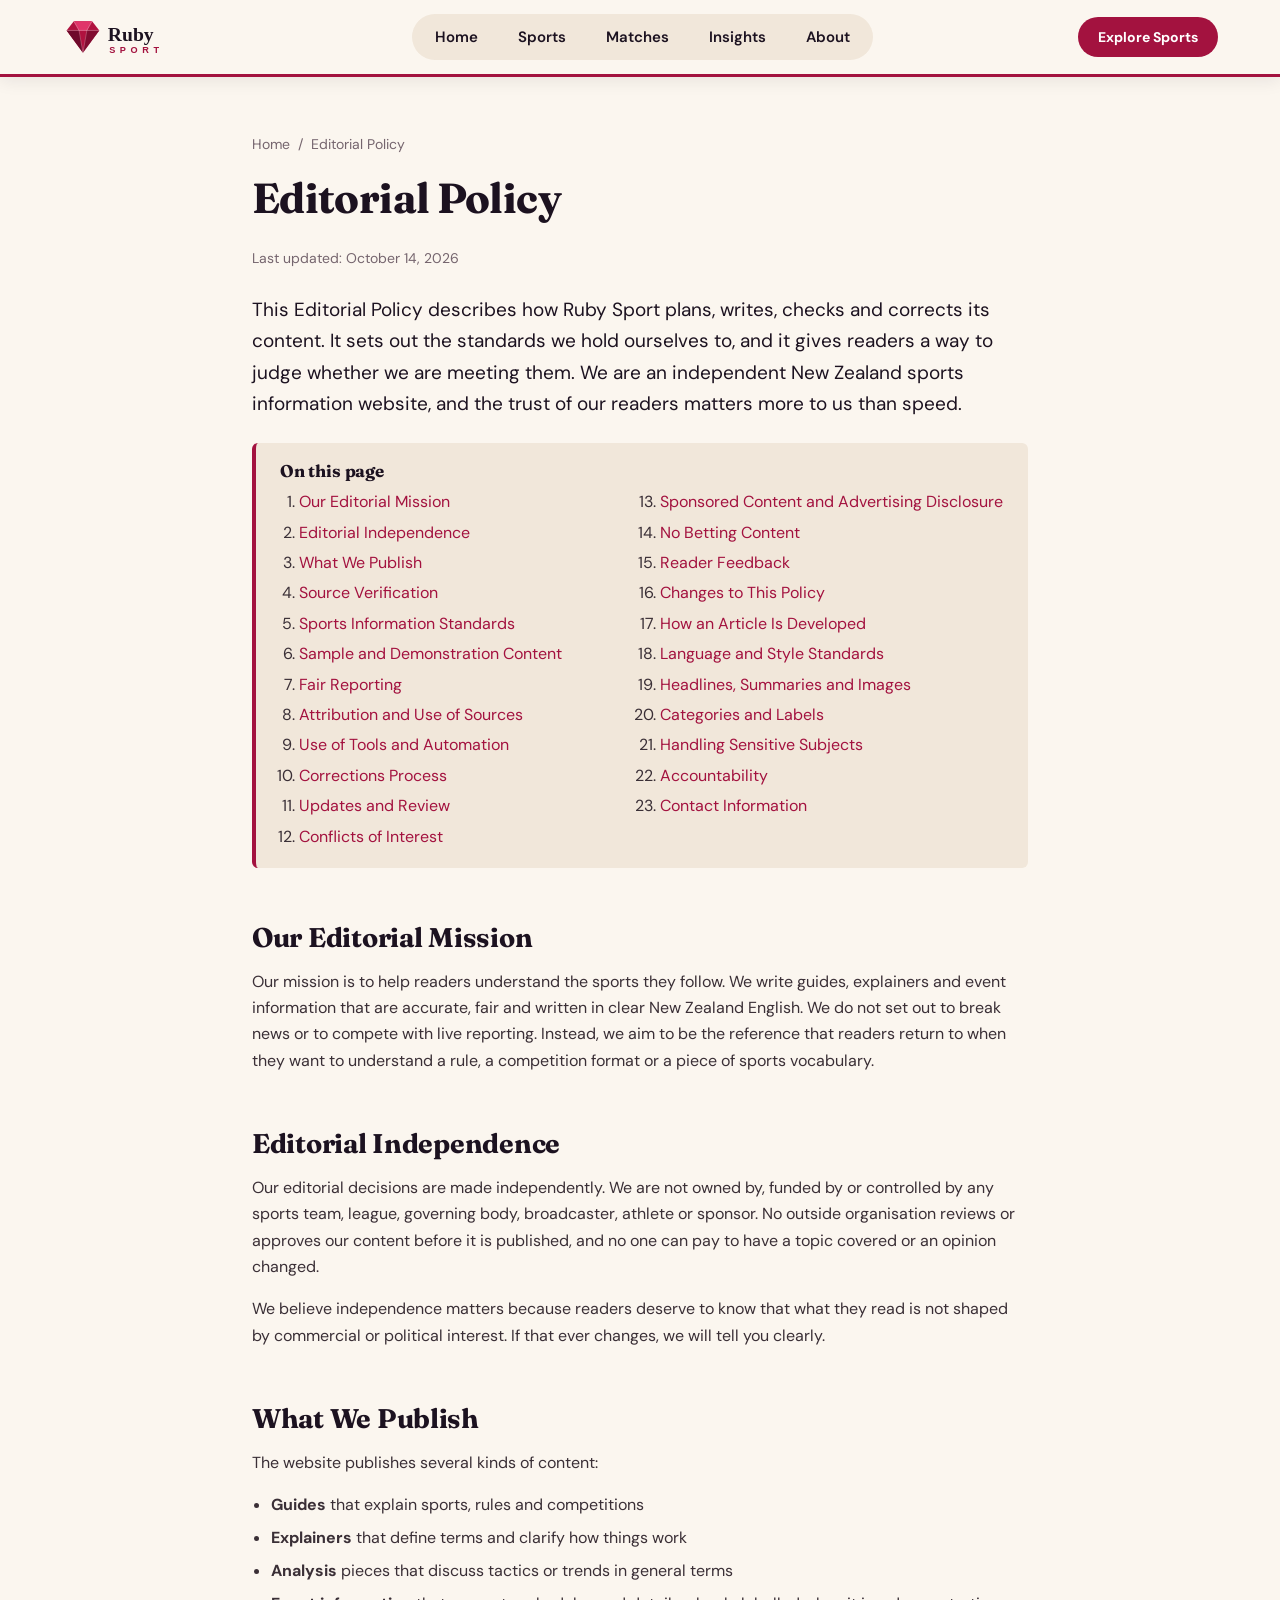
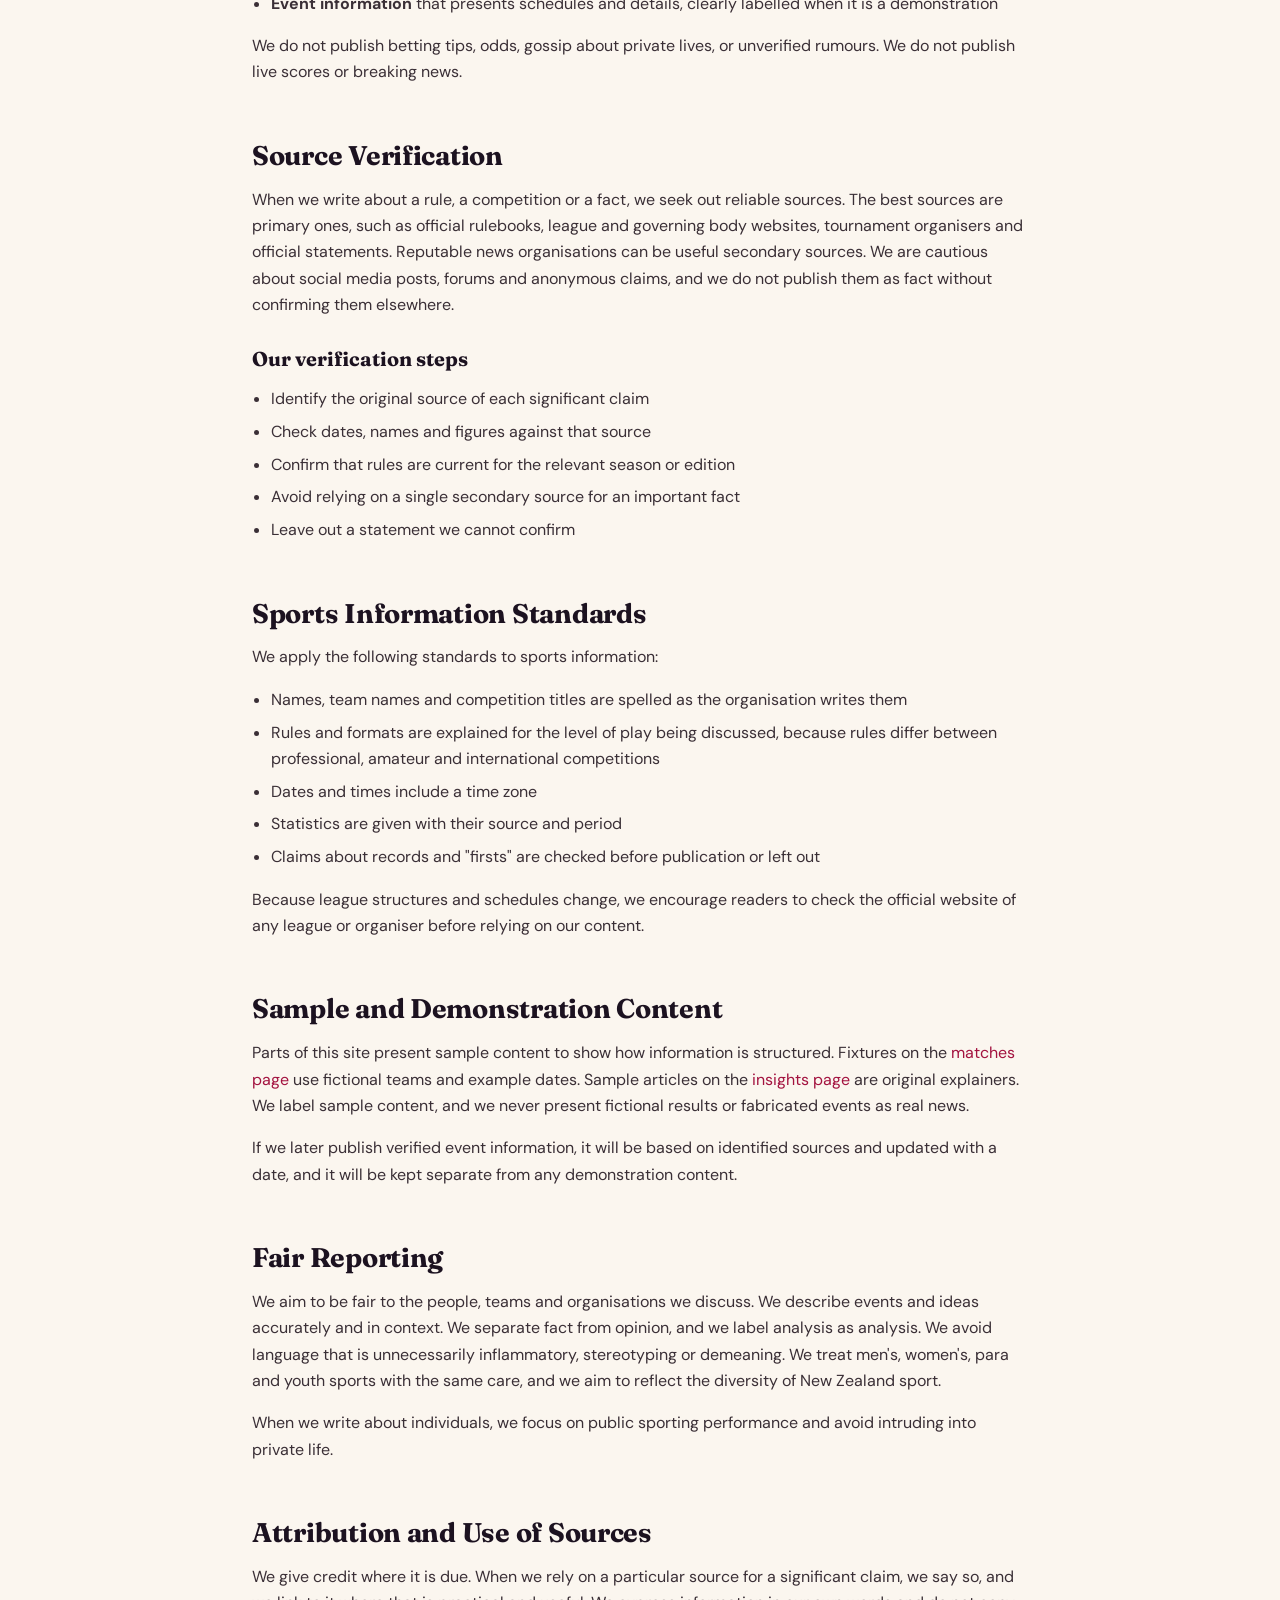
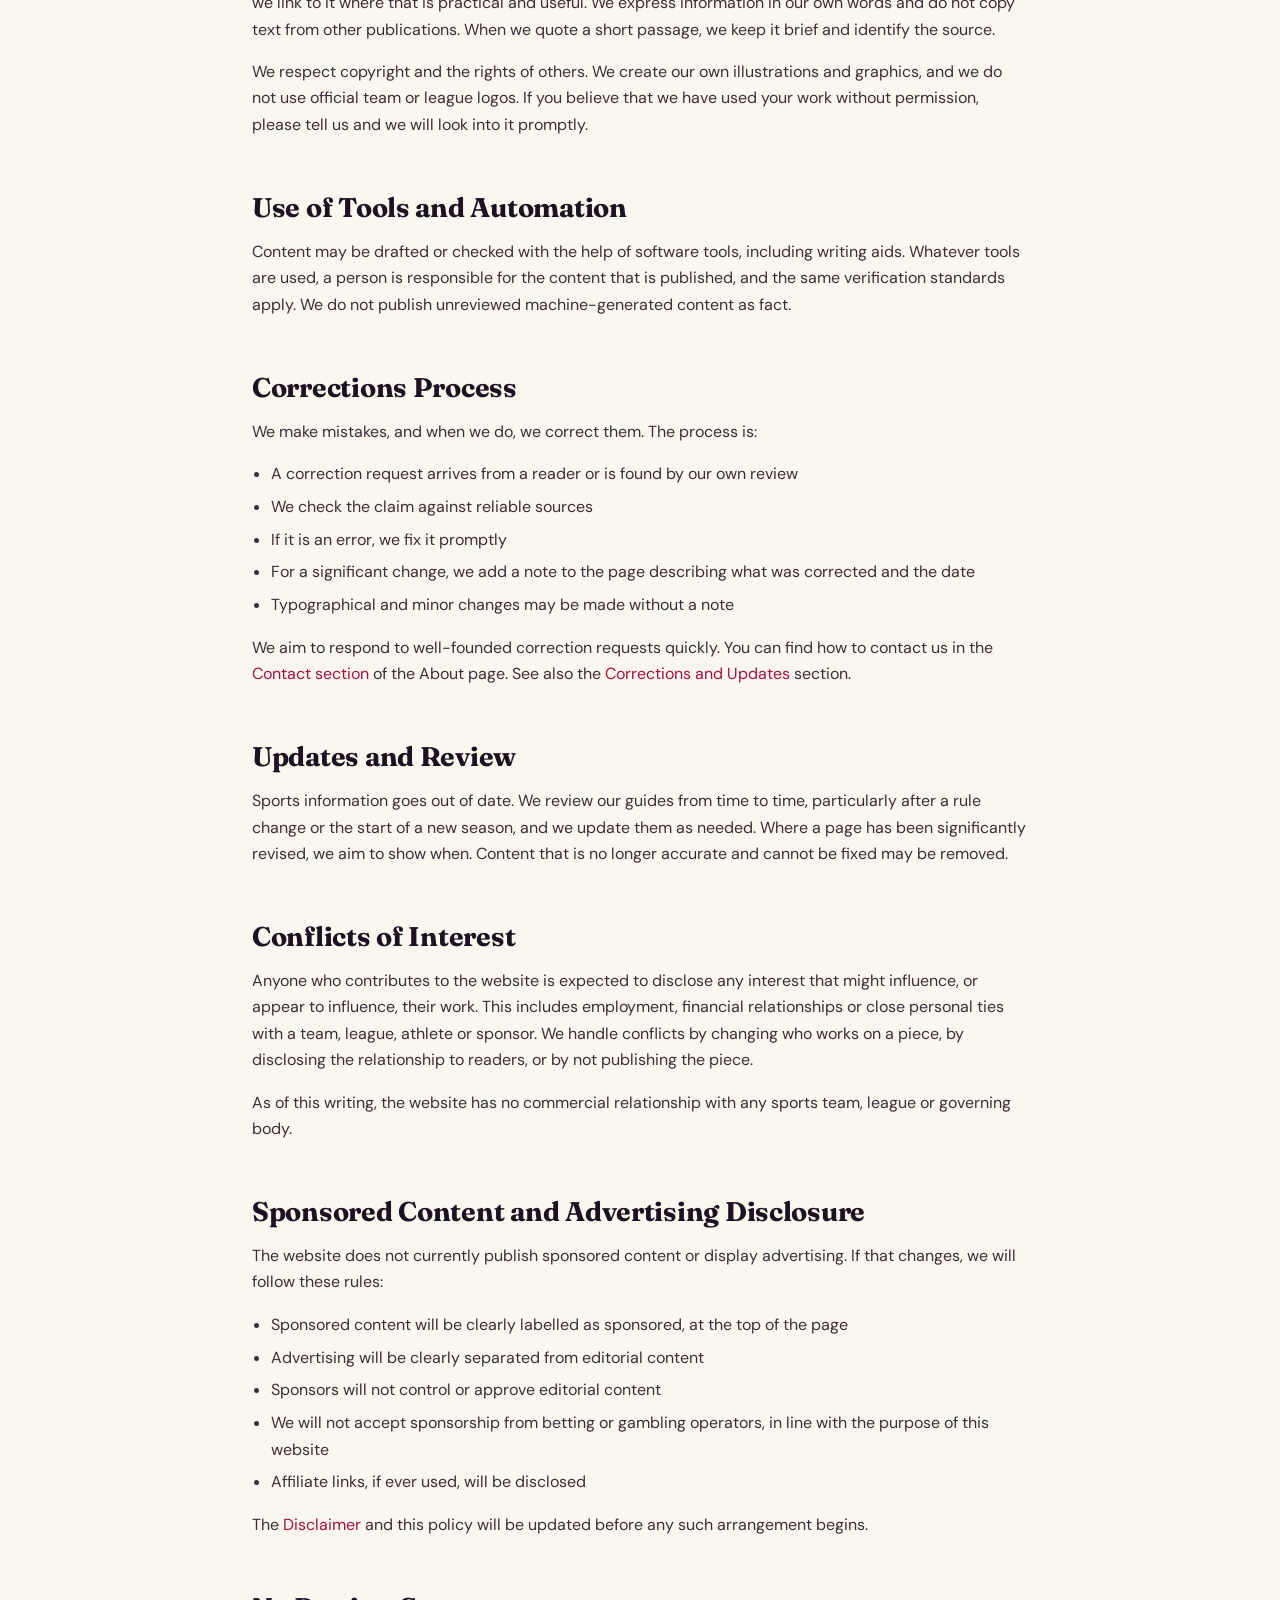
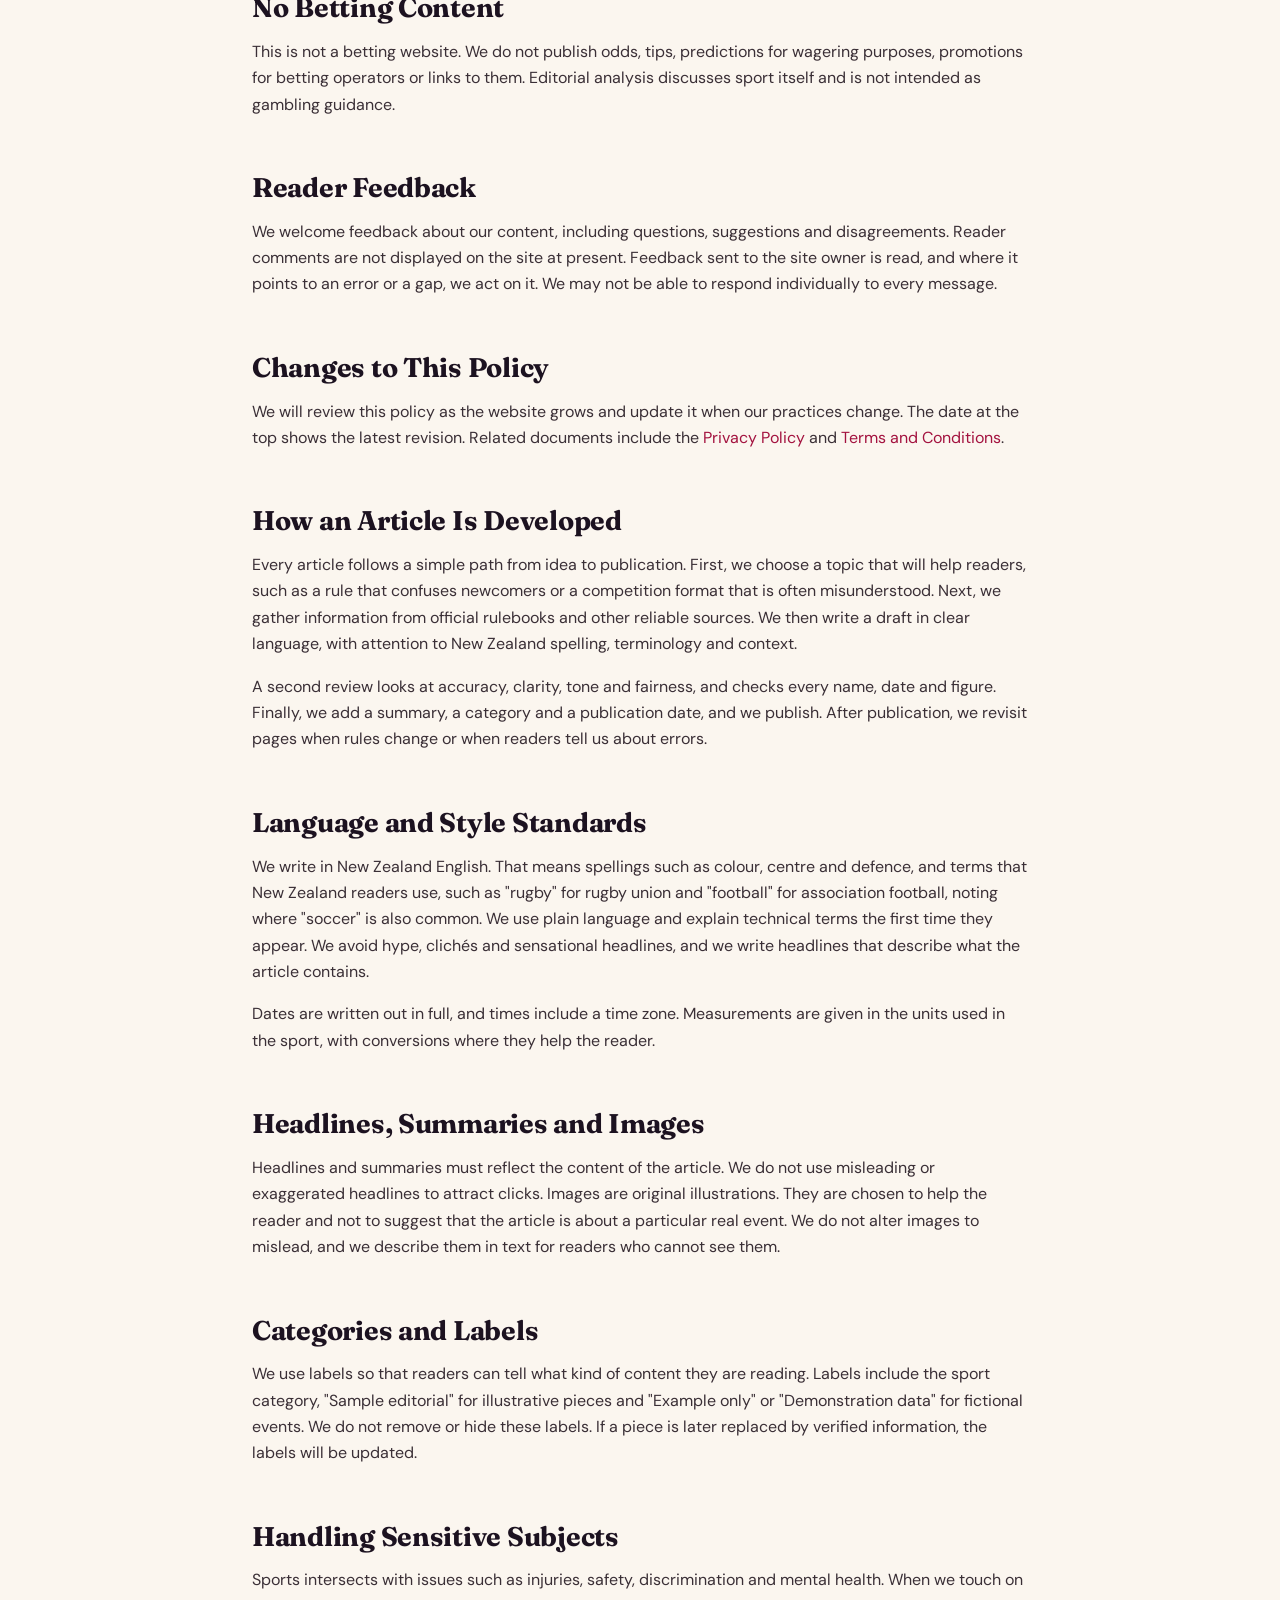
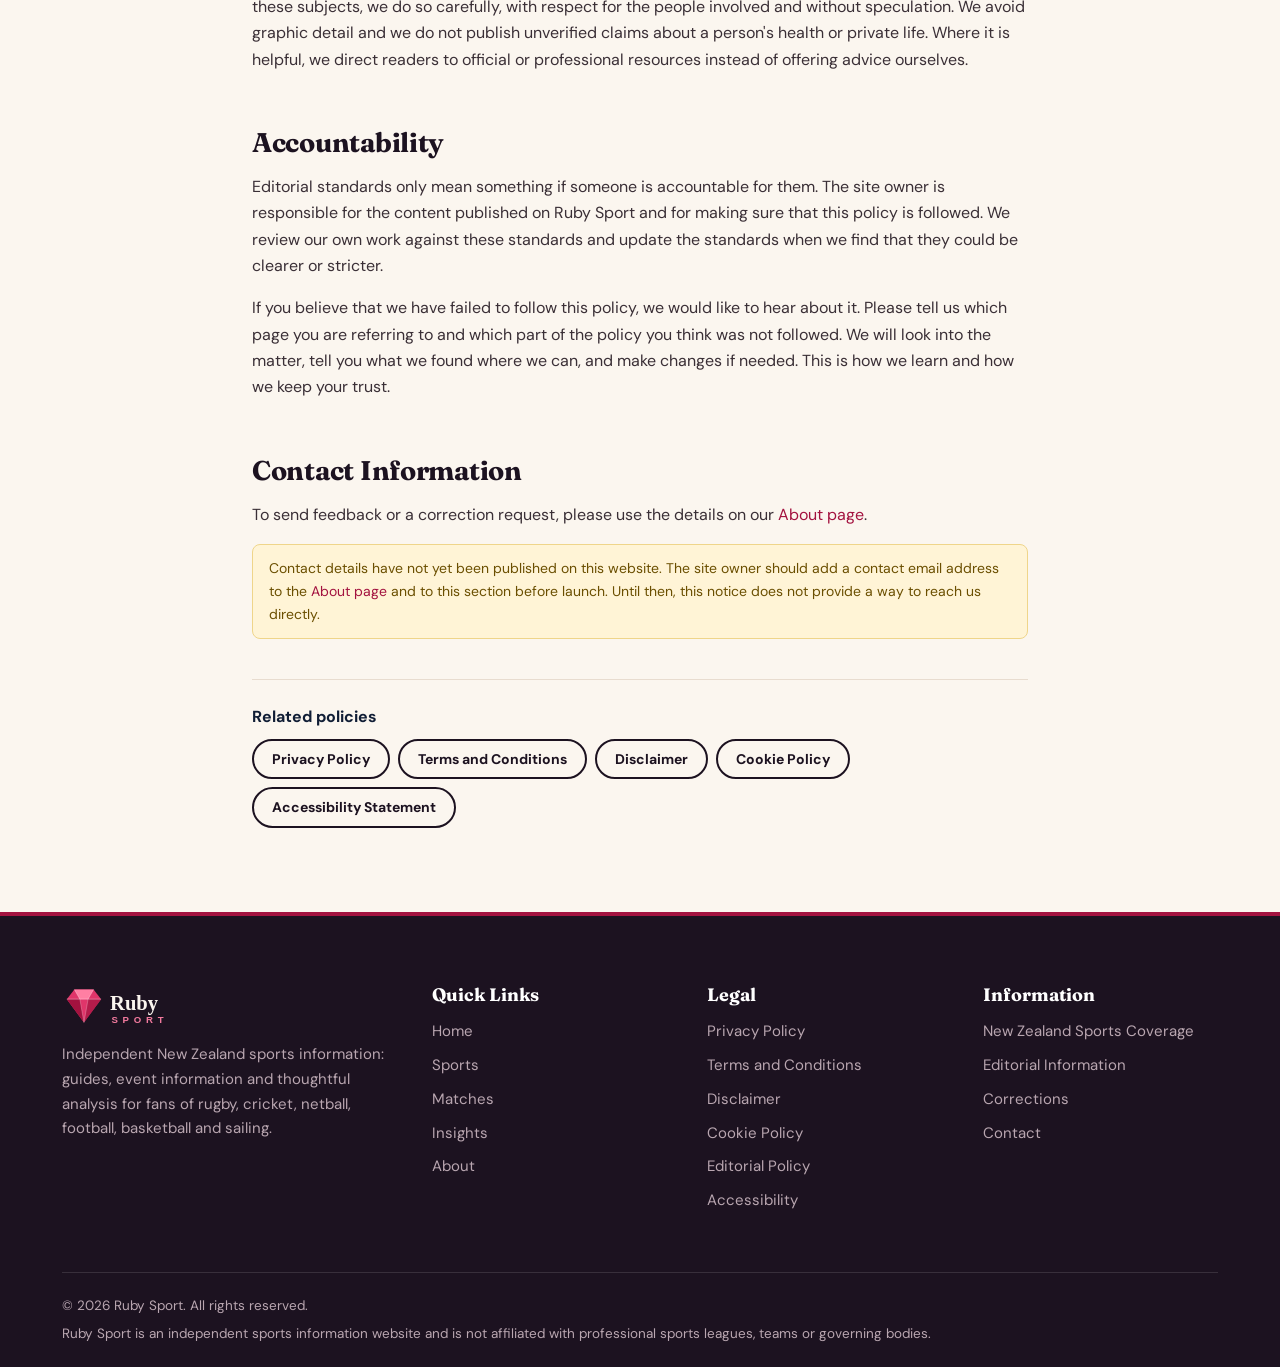
<file: editorial-policy.html>
<!DOCTYPE html>
<html lang="en-NZ">
<head>
<meta charset="utf-8">
<meta name="viewport" content="width=device-width, initial-scale=1">
<title>Editorial Policy | Ruby Sport</title>
<meta name="description" content="The Ruby Sport Editorial Policy explains our editorial independence, source verification, correction process, attribution and disclosure standards.">
<link rel="canonical" href="https://kritikatechbite.github.io/RubySport/editorial-policy.html">
<meta property="og:type" content="website"><meta property="og:site_name" content="Ruby Sport"><meta property="og:locale" content="en_NZ">
<meta property="og:title" content="Editorial Policy | Ruby Sport"><meta property="og:description" content="The Ruby Sport Editorial Policy explains our editorial independence, source verification, correction process, attribution and disclosure standards.">
<meta property="og:url" content="https://kritikatechbite.github.io/RubySport/editorial-policy.html"><meta property="og:image" content="https://kritikatechbite.github.io/RubySport/assets/images/hero.webp">
<meta name="twitter:card" content="summary_large_image"><meta name="twitter:title" content="Editorial Policy | Ruby Sport"><meta name="twitter:description" content="The Ruby Sport Editorial Policy explains our editorial independence, source verification, correction process, attribution and disclosure standards."><meta name="twitter:image" content="https://kritikatechbite.github.io/RubySport/assets/images/hero.webp">
<meta name="theme-color" content="#1C1220">
<link rel="icon" href="assets/images/favicon.svg" type="image/svg+xml"><link rel="icon" href="assets/images/favicon-32x32.png" sizes="32x32" type="image/png"><link rel="apple-touch-icon" href="assets/images/apple-touch-icon.png">
<link rel="preconnect" href="https://fonts.googleapis.com"><link rel="preconnect" href="https://fonts.gstatic.com" crossorigin>
<link href="https://fonts.googleapis.com/css2?family=DM+Sans:wght@400;500;700&family=Fraunces:ital,wght@0,600;0,700;1,600&display=swap" rel="stylesheet">
<link rel="stylesheet" href="assets/css/style.css"><link rel="stylesheet" href="assets/css/responsive.css">
<script type="application/ld+json">{"@context":"https://schema.org","@type":"WebSite","name":"Ruby Sport","url":"https://kritikatechbite.github.io/RubySport/","inLanguage":"en-NZ","description":"Independent New Zealand sports information, guides and analysis."}</script>
</head>
<body>
<a class="skip" href="#main">Skip to main content</a>
<header class="site-header"><div class="container header-inner">
<a class="logo" href="index.html" aria-label="Ruby Sport home"><img src="assets/images/logo.svg" alt="Ruby Sport" width="145" height="42"></a>
<nav class="main-nav" id="site-nav" aria-label="Main"><ul class="nav-list"><li><a href="index.html">Home</a></li><li><a href="sports.html">Sports</a></li><li><a href="matches.html">Matches</a></li><li><a href="insights.html">Insights</a></li><li><a href="about.html">About</a></li></ul></nav>
<a class="btn btn-primary btn-sm header-cta" href="sports.html">Explore Sports</a>
<button class="nav-toggle" aria-expanded="false" aria-controls="site-nav" aria-label="Open menu"><span></span></button>
</div></header>
<main id="main"><article class="legal"><nav class="breadcrumb" aria-label="Breadcrumb"><a href="index.html">Home</a><span>/</span>Editorial Policy</nav>
<h1>Editorial Policy</h1><p class="updated">Last updated: October 14, 2026</p><p class="intro">This Editorial Policy describes how Ruby Sport plans, writes, checks and corrects its content. It sets out the standards we hold ourselves to, and it gives readers a way to judge whether we are meeting them. We are an independent New Zealand sports information website, and the trust of our readers matters more to us than speed.</p>
<nav class="toc" aria-label="On this page"><h2>On this page</h2><ol><li><a href="#our-editorial-mission">Our Editorial Mission</a></li><li><a href="#editorial-independence">Editorial Independence</a></li><li><a href="#what-we-publish">What We Publish</a></li><li><a href="#source-verification">Source Verification</a></li><li><a href="#sports-information-standards">Sports Information Standards</a></li><li><a href="#sample-and-demonstration-content">Sample and Demonstration Content</a></li><li><a href="#fair-reporting">Fair Reporting</a></li><li><a href="#attribution-and-use-of-sources">Attribution and Use of Sources</a></li><li><a href="#use-of-tools-and-automation">Use of Tools and Automation</a></li><li><a href="#corrections-process">Corrections Process</a></li><li><a href="#updates-and-review">Updates and Review</a></li><li><a href="#conflicts-of-interest">Conflicts of Interest</a></li><li><a href="#sponsored-content-and-advertising-disclosure">Sponsored Content and Advertising Disclosure</a></li><li><a href="#no-betting-content">No Betting Content</a></li><li><a href="#reader-feedback">Reader Feedback</a></li><li><a href="#changes-to-this-policy">Changes to This Policy</a></li><li><a href="#how-an-article-is-developed">How an Article Is Developed</a></li><li><a href="#language-and-style-standards">Language and Style Standards</a></li><li><a href="#headlines-summaries-and-images">Headlines, Summaries and Images</a></li><li><a href="#categories-and-labels">Categories and Labels</a></li><li><a href="#handling-sensitive-subjects">Handling Sensitive Subjects</a></li><li><a href="#accountability">Accountability</a></li><li><a href="#contact-information">Contact Information</a></li></ol></nav>
<h2 id="our-editorial-mission">Our Editorial Mission</h2><p>Our mission is to help readers understand the sports they follow. We write guides, explainers and event information that are accurate, fair and written in clear New Zealand English. We do not set out to break news or to compete with live reporting. Instead, we aim to be the reference that readers return to when they want to understand a rule, a competition format or a piece of sports vocabulary.</p><h2 id="editorial-independence">Editorial Independence</h2><p>Our editorial decisions are made independently. We are not owned by, funded by or controlled by any sports team, league, governing body, broadcaster, athlete or sponsor. No outside organisation reviews or approves our content before it is published, and no one can pay to have a topic covered or an opinion changed.</p><p>We believe independence matters because readers deserve to know that what they read is not shaped by commercial or political interest. If that ever changes, we will tell you clearly.</p><h2 id="what-we-publish">What We Publish</h2><p>The website publishes several kinds of content:</p><ul><li><strong>Guides</strong> that explain sports, rules and competitions</li><li><strong>Explainers</strong> that define terms and clarify how things work</li><li><strong>Analysis</strong> pieces that discuss tactics or trends in general terms</li><li><strong>Event information</strong> that presents schedules and details, clearly labelled when it is a demonstration</li></ul><p>We do not publish betting tips, odds, gossip about private lives, or unverified rumours. We do not publish live scores or breaking news.</p><h2 id="source-verification">Source Verification</h2><p>When we write about a rule, a competition or a fact, we seek out reliable sources. The best sources are primary ones, such as official rulebooks, league and governing body websites, tournament organisers and official statements. Reputable news organisations can be useful secondary sources. We are cautious about social media posts, forums and anonymous claims, and we do not publish them as fact without confirming them elsewhere.</p><h3>Our verification steps</h3><ul><li>Identify the original source of each significant claim</li><li>Check dates, names and figures against that source</li><li>Confirm that rules are current for the relevant season or edition</li><li>Avoid relying on a single secondary source for an important fact</li><li>Leave out a statement we cannot confirm</li></ul><h2 id="sports-information-standards">Sports Information Standards</h2><p>We apply the following standards to sports information:</p><ul><li>Names, team names and competition titles are spelled as the organisation writes them</li><li>Rules and formats are explained for the level of play being discussed, because rules differ between professional, amateur and international competitions</li><li>Dates and times include a time zone</li><li>Statistics are given with their source and period</li><li>Claims about records and "firsts" are checked before publication or left out</li></ul><p>Because league structures and schedules change, we encourage readers to check the official website of any league or organiser before relying on our content.</p><h2 id="sample-and-demonstration-content">Sample and Demonstration Content</h2><p>Parts of this site present sample content to show how information is structured. Fixtures on the <a href="matches.html">matches page</a> use fictional teams and example dates. Sample articles on the <a href="insights.html">insights page</a> are original explainers. We label sample content, and we never present fictional results or fabricated events as real news.</p><p>If we later publish verified event information, it will be based on identified sources and updated with a date, and it will be kept separate from any demonstration content.</p><h2 id="fair-reporting">Fair Reporting</h2><p>We aim to be fair to the people, teams and organisations we discuss. We describe events and ideas accurately and in context. We separate fact from opinion, and we label analysis as analysis. We avoid language that is unnecessarily inflammatory, stereotyping or demeaning. We treat men's, women's, para and youth sports with the same care, and we aim to reflect the diversity of New Zealand sport.</p><p>When we write about individuals, we focus on public sporting performance and avoid intruding into private life.</p><h2 id="attribution-and-use-of-sources">Attribution and Use of Sources</h2><p>We give credit where it is due. When we rely on a particular source for a significant claim, we say so, and we link to it where that is practical and useful. We express information in our own words and do not copy text from other publications. When we quote a short passage, we keep it brief and identify the source.</p><p>We respect copyright and the rights of others. We create our own illustrations and graphics, and we do not use official team or league logos. If you believe that we have used your work without permission, please tell us and we will look into it promptly.</p><h2 id="use-of-tools-and-automation">Use of Tools and Automation</h2><p>Content may be drafted or checked with the help of software tools, including writing aids. Whatever tools are used, a person is responsible for the content that is published, and the same verification standards apply. We do not publish unreviewed machine-generated content as fact.</p><h2 id="corrections-process">Corrections Process</h2><p>We make mistakes, and when we do, we correct them. The process is:</p><ul><li>A correction request arrives from a reader or is found by our own review</li><li>We check the claim against reliable sources</li><li>If it is an error, we fix it promptly</li><li>For a significant change, we add a note to the page describing what was corrected and the date</li><li>Typographical and minor changes may be made without a note</li></ul><p>We aim to respond to well-founded correction requests quickly. You can find how to contact us in the <a href="about.html#contact">Contact section</a> of the About page. See also the <a href="about.html#corrections">Corrections and Updates</a> section.</p><h2 id="updates-and-review">Updates and Review</h2><p>Sports information goes out of date. We review our guides from time to time, particularly after a rule change or the start of a new season, and we update them as needed. Where a page has been significantly revised, we aim to show when. Content that is no longer accurate and cannot be fixed may be removed.</p><h2 id="conflicts-of-interest">Conflicts of Interest</h2><p>Anyone who contributes to the website is expected to disclose any interest that might influence, or appear to influence, their work. This includes employment, financial relationships or close personal ties with a team, league, athlete or sponsor. We handle conflicts by changing who works on a piece, by disclosing the relationship to readers, or by not publishing the piece.</p><p>As of this writing, the website has no commercial relationship with any sports team, league or governing body.</p><h2 id="sponsored-content-and-advertising-disclosure">Sponsored Content and Advertising Disclosure</h2><p>The website does not currently publish sponsored content or display advertising. If that changes, we will follow these rules:</p><ul><li>Sponsored content will be clearly labelled as sponsored, at the top of the page</li><li>Advertising will be clearly separated from editorial content</li><li>Sponsors will not control or approve editorial content</li><li>We will not accept sponsorship from betting or gambling operators, in line with the purpose of this website</li><li>Affiliate links, if ever used, will be disclosed</li></ul><p>The <a href="disclaimer.html">Disclaimer</a> and this policy will be updated before any such arrangement begins.</p><h2 id="no-betting-content">No Betting Content</h2><p>This is not a betting website. We do not publish odds, tips, predictions for wagering purposes, promotions for betting operators or links to them. Editorial analysis discusses sport itself and is not intended as gambling guidance.</p><h2 id="reader-feedback">Reader Feedback</h2><p>We welcome feedback about our content, including questions, suggestions and disagreements. Reader comments are not displayed on the site at present. Feedback sent to the site owner is read, and where it points to an error or a gap, we act on it. We may not be able to respond individually to every message.</p><h2 id="changes-to-this-policy">Changes to This Policy</h2><p>We will review this policy as the website grows and update it when our practices change. The date at the top shows the latest revision. Related documents include the <a href="privacy-policy.html">Privacy Policy</a> and <a href="terms-and-conditions.html">Terms and Conditions</a>.</p><h2 id="how-an-article-is-developed">How an Article Is Developed</h2><p>Every article follows a simple path from idea to publication. First, we choose a topic that will help readers, such as a rule that confuses newcomers or a competition format that is often misunderstood. Next, we gather information from official rulebooks and other reliable sources. We then write a draft in clear language, with attention to New Zealand spelling, terminology and context.</p><p>A second review looks at accuracy, clarity, tone and fairness, and checks every name, date and figure. Finally, we add a summary, a category and a publication date, and we publish. After publication, we revisit pages when rules change or when readers tell us about errors.</p><h2 id="language-and-style-standards">Language and Style Standards</h2><p>We write in New Zealand English. That means spellings such as colour, centre and defence, and terms that New Zealand readers use, such as "rugby" for rugby union and "football" for association football, noting where "soccer" is also common. We use plain language and explain technical terms the first time they appear. We avoid hype, clichés and sensational headlines, and we write headlines that describe what the article contains.</p><p>Dates are written out in full, and times include a time zone. Measurements are given in the units used in the sport, with conversions where they help the reader.</p><h2 id="headlines-summaries-and-images">Headlines, Summaries and Images</h2><p>Headlines and summaries must reflect the content of the article. We do not use misleading or exaggerated headlines to attract clicks. Images are original illustrations. They are chosen to help the reader and not to suggest that the article is about a particular real event. We do not alter images to mislead, and we describe them in text for readers who cannot see them.</p><h2 id="categories-and-labels">Categories and Labels</h2><p>We use labels so that readers can tell what kind of content they are reading. Labels include the sport category, "Sample editorial" for illustrative pieces and "Example only" or "Demonstration data" for fictional events. We do not remove or hide these labels. If a piece is later replaced by verified information, the labels will be updated.</p><h2 id="handling-sensitive-subjects">Handling Sensitive Subjects</h2><p>Sports intersects with issues such as injuries, safety, discrimination and mental health. When we touch on these subjects, we do so carefully, with respect for the people involved and without speculation. We avoid graphic detail and we do not publish unverified claims about a person's health or private life. Where it is helpful, we direct readers to official or professional resources instead of offering advice ourselves.</p><h2 id="accountability">Accountability</h2><p>Editorial standards only mean something if someone is accountable for them. The site owner is responsible for the content published on Ruby Sport and for making sure that this policy is followed. We review our own work against these standards and update the standards when we find that they could be clearer or stricter.</p><p>If you believe that we have failed to follow this policy, we would like to hear about it. Please tell us which page you are referring to and which part of the policy you think was not followed. We will look into the matter, tell you what we found where we can, and make changes if needed. This is how we learn and how we keep your trust.</p><h2 id="contact-information">Contact Information</h2><p>To send feedback or a correction request, please use the details on our <a href="about.html#contact">About page</a>.</p><div class="note-box">Contact details have not yet been published on this website. The site owner should add a contact email address to the <a href="about.html#contact">About page</a> and to this section before launch. Until then, this notice does not provide a way to reach us directly.</div>
<div class="legal-links"><span style="width:100%;font-weight:700;color:#101D35">Related policies</span><a class="btn btn-ghost btn-sm" href="privacy-policy.html">Privacy Policy</a><a class="btn btn-ghost btn-sm" href="terms-and-conditions.html">Terms and Conditions</a><a class="btn btn-ghost btn-sm" href="disclaimer.html">Disclaimer</a><a class="btn btn-ghost btn-sm" href="cookie-policy.html">Cookie Policy</a><a class="btn btn-ghost btn-sm" href="accessibility.html">Accessibility Statement</a></div></article></main>
<footer class="site-footer"><div class="container">
<div class="footer-grid">
<div><a class="footer-logo" href="index.html" aria-label="Ruby Sport home"><img src="assets/images/logo-white.svg" alt="Ruby Sport" width="151" height="44" loading="lazy"></a>
<p>Independent New Zealand sports information: guides, event information and thoughtful analysis for fans of rugby, cricket, netball, football, basketball and sailing.</p></div>
<div><h3>Quick Links</h3><ul><li><a href="index.html">Home</a></li><li><a href="sports.html">Sports</a></li><li><a href="matches.html">Matches</a></li><li><a href="insights.html">Insights</a></li><li><a href="about.html">About</a></li></ul></div>
<div><h3>Legal</h3><ul><li><a href="privacy-policy.html">Privacy Policy</a></li><li><a href="terms-and-conditions.html">Terms and Conditions</a></li><li><a href="disclaimer.html">Disclaimer</a></li><li><a href="cookie-policy.html">Cookie Policy</a></li><li><a href="editorial-policy.html">Editorial Policy</a></li><li><a href="accessibility.html">Accessibility</a></li></ul></div>
<div><h3>Information</h3><ul><li><a href="sports.html">New Zealand Sports Coverage</a></li><li><a href="editorial-policy.html">Editorial Information</a></li><li><a href="about.html#corrections">Corrections</a></li><li><a href="about.html#contact">Contact</a></li></ul></div>
</div>
<div class="footer-bottom"><p>&copy; <span class="year">2026</span> Ruby Sport. All rights reserved.</p>
<p>Ruby Sport is an independent sports information website and is not affiliated with professional sports leagues, teams or governing bodies.</p></div>
</div></footer>
<script src="assets/js/main.js" defer></script>
</body>
</html>
</file>
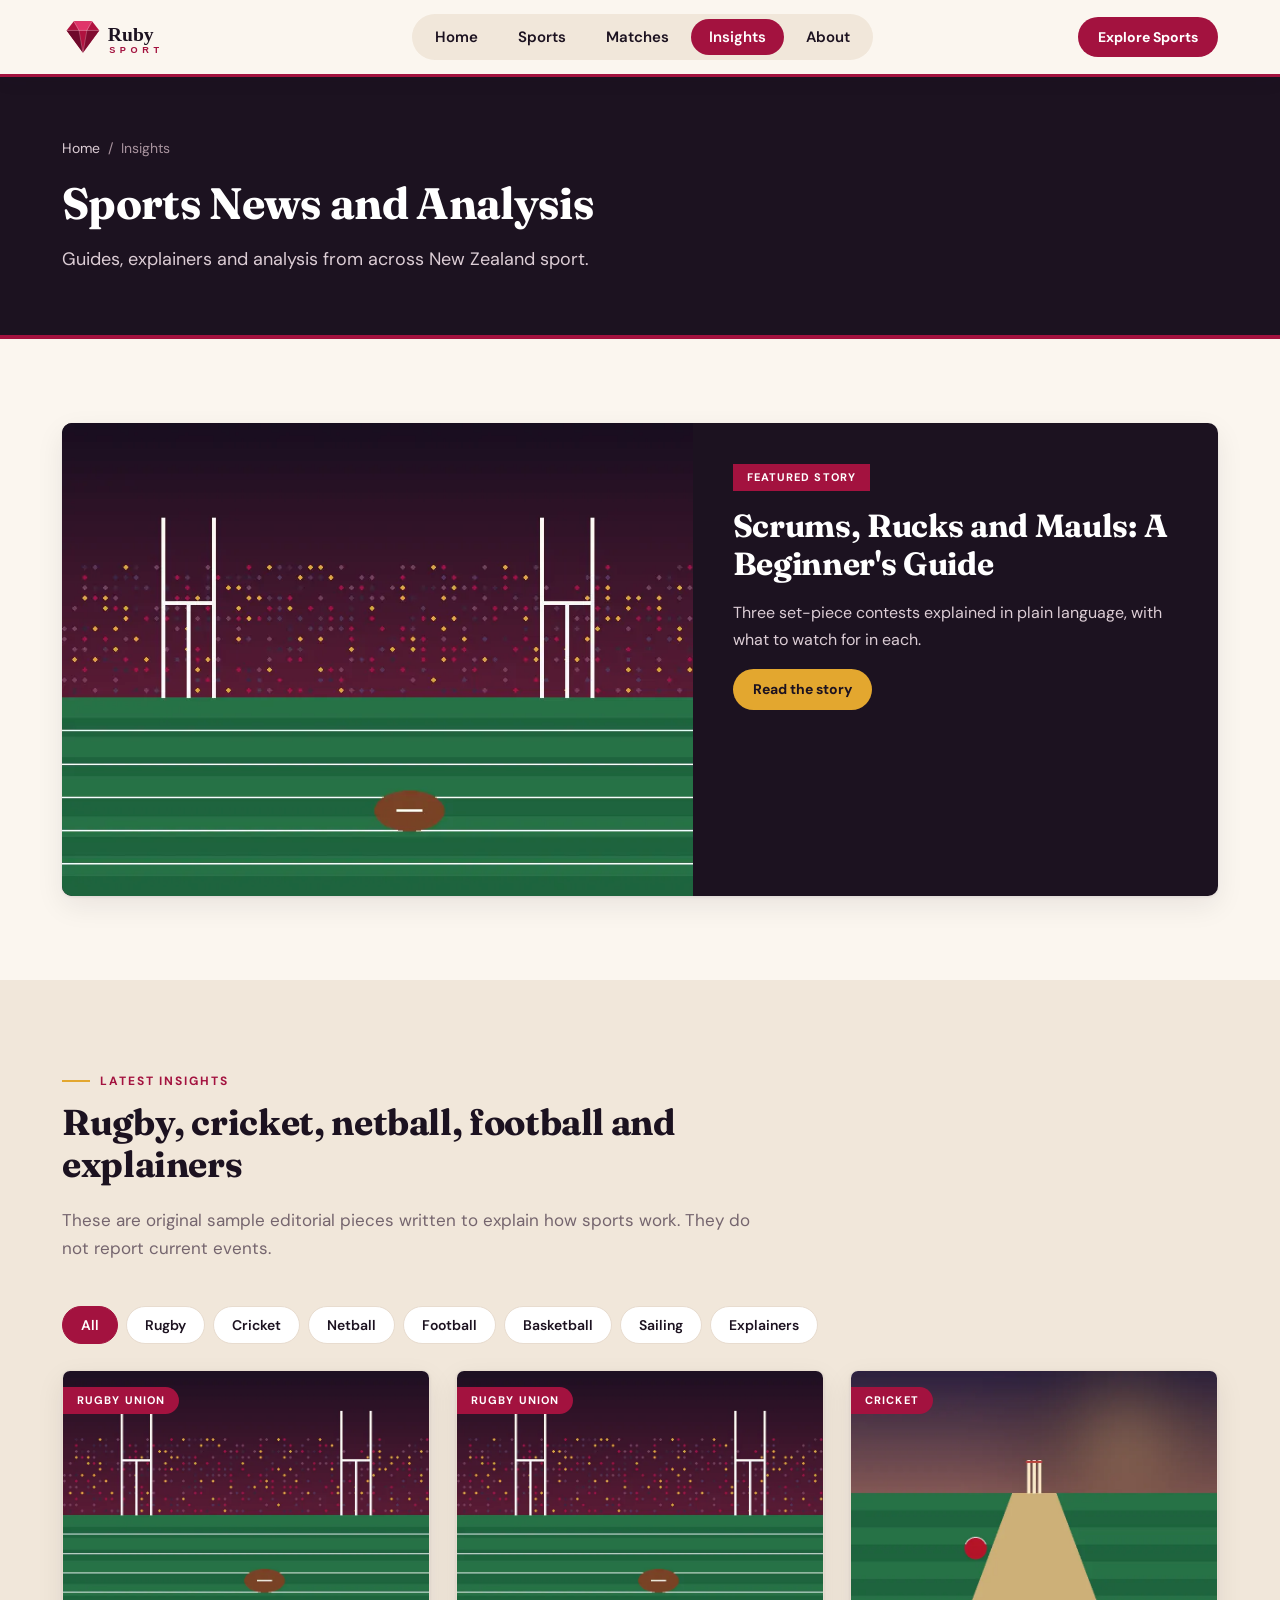
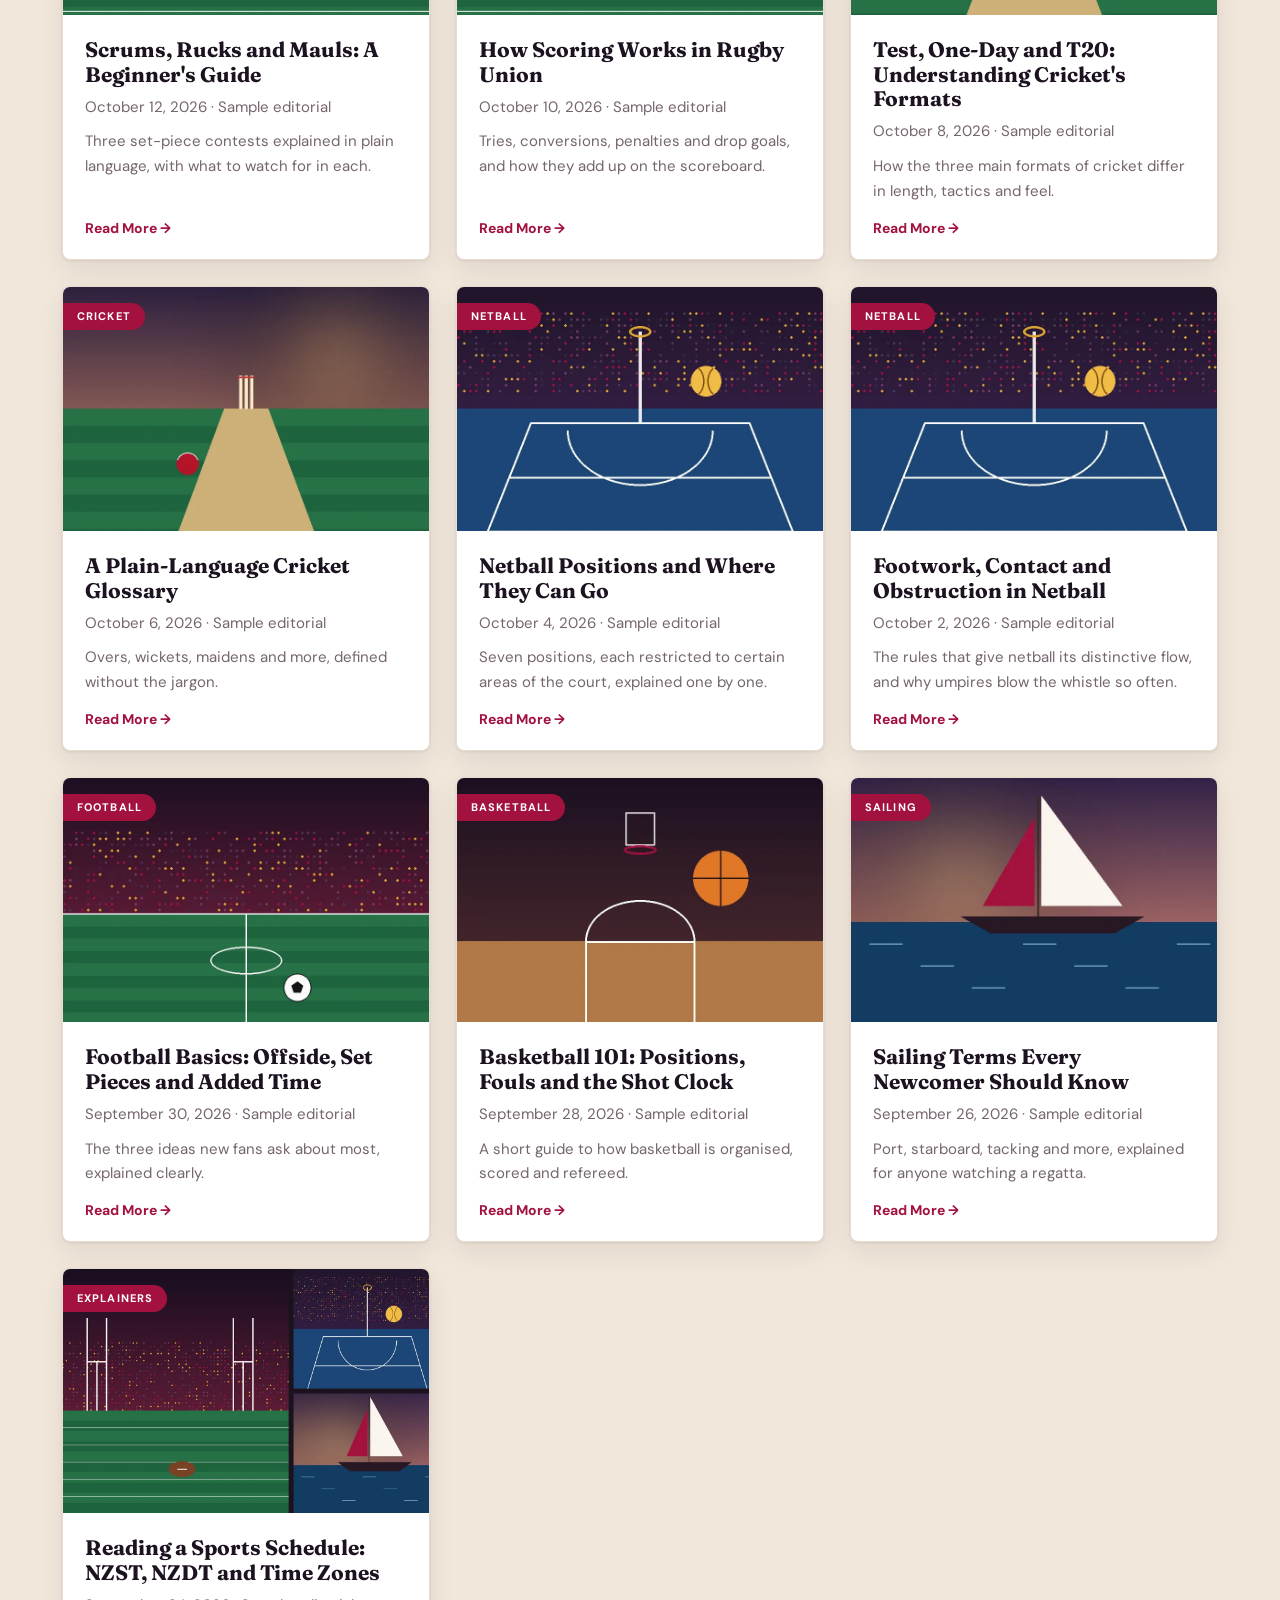
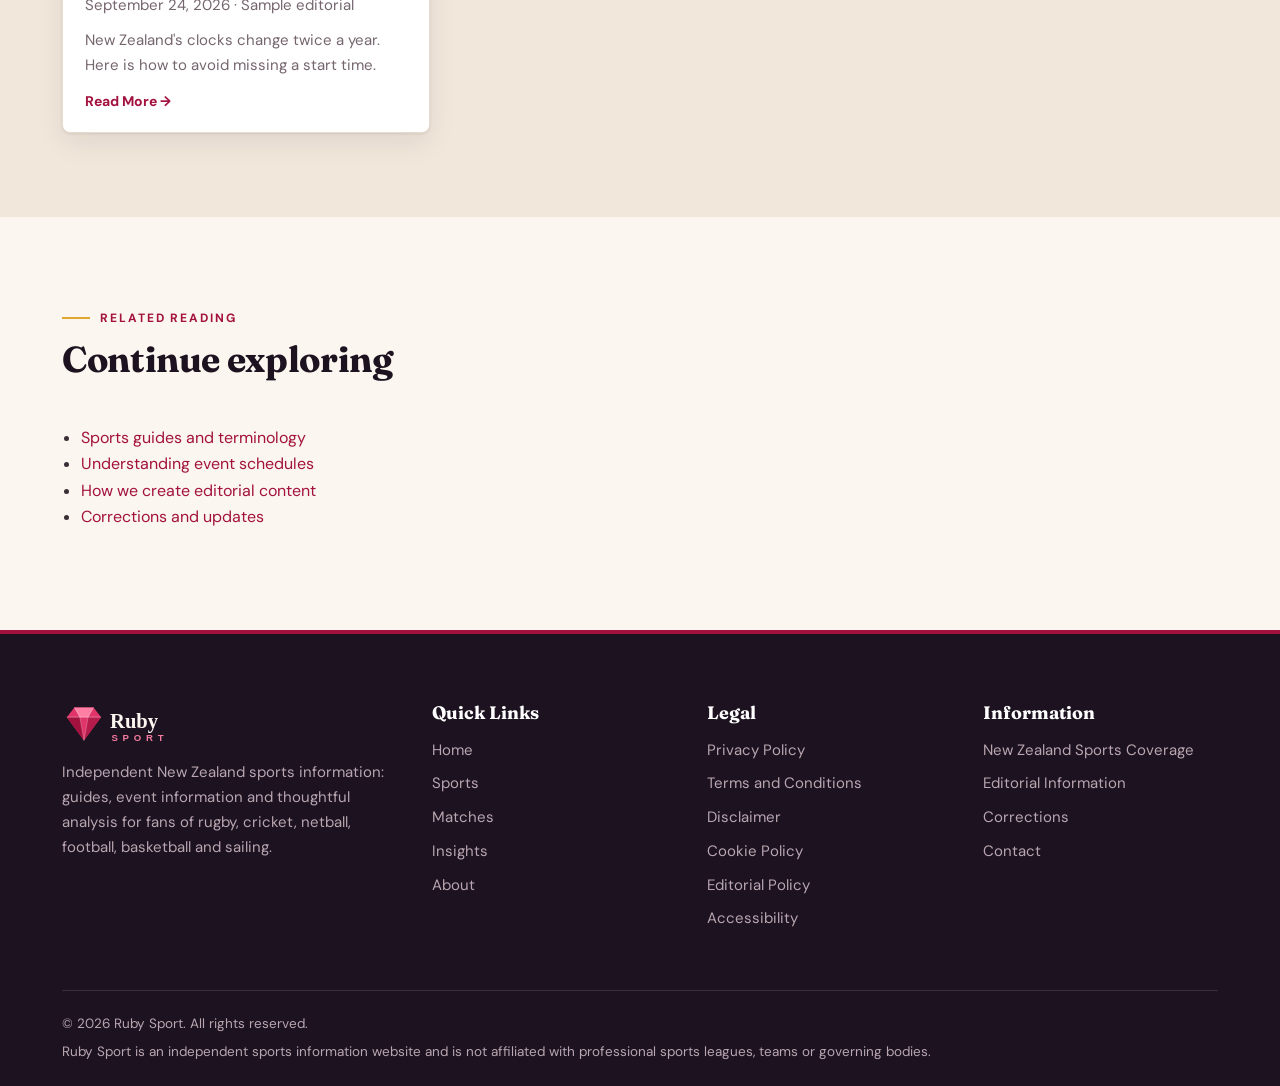
<file: insights.html>
<!DOCTYPE html>
<html lang="en-NZ">
<head>
<meta charset="utf-8">
<meta name="viewport" content="width=device-width, initial-scale=1">
<title>Sports Insights & Analysis | Ruby Sport</title>
<meta name="description" content="Read guides, explainers and analysis on New Zealand rugby, cricket, netball, football, basketball and sailing, plus plain-language sports terminology.">
<link rel="canonical" href="https://kritikatechbite.github.io/RubySport/insights.html">
<meta property="og:type" content="website"><meta property="og:site_name" content="Ruby Sport"><meta property="og:locale" content="en_NZ">
<meta property="og:title" content="Sports Insights & Analysis | Ruby Sport"><meta property="og:description" content="Read guides, explainers and analysis on New Zealand rugby, cricket, netball, football, basketball and sailing, plus plain-language sports terminology.">
<meta property="og:url" content="https://kritikatechbite.github.io/RubySport/insights.html"><meta property="og:image" content="https://kritikatechbite.github.io/RubySport/assets/images/rugby.webp">
<meta name="twitter:card" content="summary_large_image"><meta name="twitter:title" content="Sports Insights & Analysis | Ruby Sport"><meta name="twitter:description" content="Read guides, explainers and analysis on New Zealand rugby, cricket, netball, football, basketball and sailing, plus plain-language sports terminology."><meta name="twitter:image" content="https://kritikatechbite.github.io/RubySport/assets/images/rugby.webp">
<meta name="theme-color" content="#1C1220">
<link rel="icon" href="assets/images/favicon.svg" type="image/svg+xml"><link rel="icon" href="assets/images/favicon-32x32.png" sizes="32x32" type="image/png"><link rel="apple-touch-icon" href="assets/images/apple-touch-icon.png">
<link rel="preconnect" href="https://fonts.googleapis.com"><link rel="preconnect" href="https://fonts.gstatic.com" crossorigin>
<link href="https://fonts.googleapis.com/css2?family=DM+Sans:wght@400;500;700&family=Fraunces:ital,wght@0,600;0,700;1,600&display=swap" rel="stylesheet">
<link rel="stylesheet" href="assets/css/style.css"><link rel="stylesheet" href="assets/css/responsive.css">
<script type="application/ld+json">{"@context":"https://schema.org","@type":"WebSite","name":"Ruby Sport","url":"https://kritikatechbite.github.io/RubySport/","inLanguage":"en-NZ","description":"Independent New Zealand sports information, guides and analysis."}</script>
</head>
<body>
<a class="skip" href="#main">Skip to main content</a>
<header class="site-header"><div class="container header-inner">
<a class="logo" href="index.html" aria-label="Ruby Sport home"><img src="assets/images/logo.svg" alt="Ruby Sport" width="145" height="42"></a>
<nav class="main-nav" id="site-nav" aria-label="Main"><ul class="nav-list"><li><a href="index.html">Home</a></li><li><a href="sports.html">Sports</a></li><li><a href="matches.html">Matches</a></li><li><a href="insights.html" aria-current="page">Insights</a></li><li><a href="about.html">About</a></li></ul></nav>
<a class="btn btn-primary btn-sm header-cta" href="sports.html">Explore Sports</a>
<button class="nav-toggle" aria-expanded="false" aria-controls="site-nav" aria-label="Open menu"><span></span></button>
</div></header>
<main id="main"><section class="page-hero"><div class="container"><nav class="breadcrumb" aria-label="Breadcrumb"><a href="index.html">Home</a><span>/</span>Insights</nav><h1>Sports News and Analysis</h1><p>Guides, explainers and analysis from across New Zealand sport.</p></div></section>
<section class="section"><div class="container">
<div class="feature-story reveal"><img src="assets/images/rugby.webp" alt="Illustration of a rugby ground for the featured story" width="800" height="600"><div><span class="tag">Featured Story</span><h2>Scrums, Rucks and Mauls: A Beginner's Guide</h2><p>Three set-piece contests explained in plain language, with what to watch for in each.</p><a class="btn btn-gold btn-sm" href="#a-rugby-scrum">Read the story</a></div></div></div></section>
<section class="section alt"><div class="container">
<div class="section-head"><span class="eyebrow">Latest Insights</span><h2>Rugby, cricket, netball, football and explainers</h2><p>These are original sample editorial pieces written to explain how sports work. They do not report current events.</p></div>
<div class="filters" role="group" aria-label="Filter articles by category"><button class="chip" type="button" data-filter="all" aria-pressed="true">All</button><button class="chip" type="button" data-filter="rugby" aria-pressed="false">Rugby</button><button class="chip" type="button" data-filter="cricket" aria-pressed="false">Cricket</button><button class="chip" type="button" data-filter="netball" aria-pressed="false">Netball</button><button class="chip" type="button" data-filter="football" aria-pressed="false">Football</button><button class="chip" type="button" data-filter="basketball" aria-pressed="false">Basketball</button><button class="chip" type="button" data-filter="sailing" aria-pressed="false">Sailing</button><button class="chip" type="button" data-filter="explainers" aria-pressed="false">Explainers</button></div>
<div class="grid g3"><article class="card reveal" id="a-rugby-scrum" data-cat="rugby"><div class="thumb"><img src="assets/images/rugby.webp" alt="Illustration for the rugby union article: Scrums, Rucks and Mauls: A Beginner's Guide" width="800" height="600" loading="lazy"><span class="tag">Rugby Union</span></div><div class="card-body"><h3>Scrums, Rucks and Mauls: A Beginner's Guide</h3><p class="meta">October 12, 2026 · Sample editorial</p><p>Three set-piece contests explained in plain language, with what to watch for in each.</p><details class="article-more"><summary>Read More</summary><p>A scrum restarts play after a minor infringement such as a knock-on. Eight forwards from each team bind together and push for the ball, which the halfback feeds into the tunnel between them. A ruck forms when the ball is on the ground and players from both teams contest it on their feet, while a maul forms when a player carrying the ball is held up by opponents and teammates bind on. The common thread is that players must stay on their feet and join from behind the ball. Knowing which of the three is happening makes the referee's decisions far easier to follow.</p></details></div></article><article class="card reveal" id="a-rugby-scoring" data-cat="rugby"><div class="thumb"><img src="assets/images/rugby.webp" alt="Illustration for the rugby union article: How Scoring Works in Rugby Union" width="800" height="600" loading="lazy"><span class="tag">Rugby Union</span></div><div class="card-body"><h3>How Scoring Works in Rugby Union</h3><p class="meta">October 10, 2026 · Sample editorial</p><p>Tries, conversions, penalties and drop goals, and how they add up on the scoreboard.</p><details class="article-more"><summary>Read More</summary><p>A try is worth five points and is scored by grounding the ball over the opposing try line. After a try, the scoring team can attempt a conversion kick for two extra points. A penalty goal or a drop goal is worth three points. Matches are played over two halves of 40 minutes, and teams can earn bonus points in some competitions for scoring several tries or losing narrowly. These details differ between competitions, so always check the rules of the one you follow.</p></details></div></article><article class="card reveal" id="a-cricket-formats" data-cat="cricket"><div class="thumb"><img src="assets/images/cricket.webp" alt="Illustration for the cricket article: Test, One-Day and T20: Understanding Cricket's Formats" width="800" height="600" loading="lazy"><span class="tag">Cricket</span></div><div class="card-body"><h3>Test, One-Day and T20: Understanding Cricket's Formats</h3><p class="meta">October 8, 2026 · Sample editorial</p><p>How the three main formats of cricket differ in length, tactics and feel.</p><details class="article-more"><summary>Read More</summary><p>Test cricket is played over up to five days, with each team batting twice, and a draw is possible. One-day cricket limits each side to a fixed number of overs in a single innings, and T20 shortens that further to twenty overs per side. Shorter formats reward big hitting and quick running, while Tests reward patience and tactics over several sessions. Many players and fans have a favourite format, and the best way to find yours is to watch a full match of each.</p></details></div></article><article class="card reveal" id="a-cricket-terms" data-cat="cricket"><div class="thumb"><img src="assets/images/cricket.webp" alt="Illustration for the cricket article: A Plain-Language Cricket Glossary" width="800" height="600" loading="lazy"><span class="tag">Cricket</span></div><div class="card-body"><h3>A Plain-Language Cricket Glossary</h3><p class="meta">October 6, 2026 · Sample editorial</p><p>Overs, wickets, maidens and more, defined without the jargon.</p><details class="article-more"><summary>Read More</summary><p>An over is six legal deliveries bowled from one end. A wicket falls when a batter is dismissed, and a team's innings ends when ten wickets have fallen or the overs run out. A maiden is an over in which the batting side scores no runs. A boundary scores four runs if the ball reaches the rope along the ground and six if it clears it on the full. Understanding these few terms lets a newcomer follow most commentary.</p></details></div></article><article class="card reveal" id="a-netball-positions" data-cat="netball"><div class="thumb"><img src="assets/images/netball.webp" alt="Illustration for the netball article: Netball Positions and Where They Can Go" width="800" height="600" loading="lazy"><span class="tag">Netball</span></div><div class="card-body"><h3>Netball Positions and Where They Can Go</h3><p class="meta">October 4, 2026 · Sample editorial</p><p>Seven positions, each restricted to certain areas of the court, explained one by one.</p><details class="article-more"><summary>Read More</summary><p>Each netball team has seven players, and each position is restricted to certain thirds of the court. Only the goal shooter and goal attack can score, and only from inside the shooting circle. The wing attack and centre feed the ball into the attacking third, while the wing defence, goal defence and goal keeper try to intercept and defend. Players may not run with the ball and must pass it within a few seconds, which makes accurate, quick passing the heart of the game.</p></details></div></article><article class="card reveal" id="a-netball-rules" data-cat="netball"><div class="thumb"><img src="assets/images/netball.webp" alt="Illustration for the netball article: Footwork, Contact and Obstruction in Netball" width="800" height="600" loading="lazy"><span class="tag">Netball</span></div><div class="card-body"><h3>Footwork, Contact and Obstruction in Netball</h3><p class="meta">October 2, 2026 · Sample editorial</p><p>The rules that give netball its distinctive flow, and why umpires blow the whistle so often.</p><details class="article-more"><summary>Read More</summary><p>Netball players may not move after taking possession of the ball, so footwork rules control where a player may land and pivot. Contact is restricted: a defender must stay a set distance from the player with the ball, and players may not bump or hold. These limits mean skill and timing matter more than strength. Understanding them explains most of the whistles heard in a match.</p></details></div></article><article class="card reveal" id="a-football-offside" data-cat="football"><div class="thumb"><img src="assets/images/football.webp" alt="Illustration for the football article: Football Basics: Offside, Set Pieces and Added Time" width="800" height="600" loading="lazy"><span class="tag">Football</span></div><div class="card-body"><h3>Football Basics: Offside, Set Pieces and Added Time</h3><p class="meta">September 30, 2026 · Sample editorial</p><p>The three ideas new fans ask about most, explained clearly.</p><details class="article-more"><summary>Read More</summary><p>A player is offside if they are nearer to the opposition goal line than both the ball and the second-last defender when the ball is played to them, with some exceptions. Set pieces such as corners and free kicks create many chances, so teams practise them often. Added time, sometimes called stoppage time, makes up for delays in each half and is decided by the referee. These three ideas answer most of the questions people ask when they start watching.</p></details></div></article><article class="card reveal" id="a-basketball-guide" data-cat="basketball"><div class="thumb"><img src="assets/images/basketball.webp" alt="Illustration for the basketball article: Basketball 101: Positions, Fouls and the Shot Clock" width="800" height="600" loading="lazy"><span class="tag">Basketball</span></div><div class="card-body"><h3>Basketball 101: Positions, Fouls and the Shot Clock</h3><p class="meta">September 28, 2026 · Sample editorial</p><p>A short guide to how basketball is organised, scored and refereed.</p><details class="article-more"><summary>Read More</summary><p>Each team has five players on court, and the aim is to shoot the ball through the opposing hoop. A shot is worth two points from inside the arc and three from beyond it, and free throws are worth one point. A shot clock limits how long a team can hold the ball before shooting, which keeps play fast. Fouls give the other team free throws once a team reaches its foul limit, so discipline matters.</p></details></div></article><article class="card reveal" id="a-sailing-terms" data-cat="sailing"><div class="thumb"><img src="assets/images/sailing.webp" alt="Illustration for the sailing article: Sailing Terms Every Newcomer Should Know" width="800" height="600" loading="lazy"><span class="tag">Sailing</span></div><div class="card-body"><h3>Sailing Terms Every Newcomer Should Know</h3><p class="meta">September 26, 2026 · Sample editorial</p><p>Port, starboard, tacking and more, explained for anyone watching a regatta.</p><details class="article-more"><summary>Read More</summary><p>Port is the left side of a boat when you face forward and starboard is the right. To tack is to turn the bow through the wind, and to gybe is to turn the stern through it. Windward is toward the wind and leeward is away from it. Races follow a course of marks that boats round in order, and priority rules decide who must give way when boats meet. Knowing these terms makes it much easier to follow a regatta.</p></details></div></article><article class="card reveal" id="a-nz-time-zones" data-cat="explainers"><div class="thumb"><img src="assets/images/hero.webp" alt="Illustration for the explainers article: Reading a Sports Schedule: NZST, NZDT and Time Zones" width="800" height="600" loading="lazy"><span class="tag">Explainers</span></div><div class="card-body"><h3>Reading a Sports Schedule: NZST, NZDT and Time Zones</h3><p class="meta">September 24, 2026 · Sample editorial</p><p>New Zealand's clocks change twice a year. Here is how to avoid missing a start time.</p><details class="article-more"><summary>Read More</summary><p>New Zealand Standard Time is 12 hours ahead of UTC, and New Zealand Daylight Time is 13 hours ahead, used from late September to early April. The Chatham Islands keep their own time, 45 minutes ahead of the main islands. Fixtures involving overseas teams often list more than one time zone, so check the label carefully. Start times can also change, so always confirm with the organiser before making plans.</p></details></div></article></div>
<div id="no-articles" class="empty" hidden>No articles in this category yet.</div></div></section>
<section class="section"><div class="container"><div class="section-head"><span class="eyebrow">Related Reading</span><h2>Continue exploring</h2></div>
<ul><li><a href="sports.html">Sports guides and terminology</a></li><li><a href="matches.html">Understanding event schedules</a></li><li><a href="editorial-policy.html">How we create editorial content</a></li><li><a href="about.html#corrections">Corrections and updates</a></li></ul></div></section></main>
<footer class="site-footer"><div class="container">
<div class="footer-grid">
<div><a class="footer-logo" href="index.html" aria-label="Ruby Sport home"><img src="assets/images/logo-white.svg" alt="Ruby Sport" width="151" height="44" loading="lazy"></a>
<p>Independent New Zealand sports information: guides, event information and thoughtful analysis for fans of rugby, cricket, netball, football, basketball and sailing.</p></div>
<div><h3>Quick Links</h3><ul><li><a href="index.html">Home</a></li><li><a href="sports.html">Sports</a></li><li><a href="matches.html">Matches</a></li><li><a href="insights.html">Insights</a></li><li><a href="about.html">About</a></li></ul></div>
<div><h3>Legal</h3><ul><li><a href="privacy-policy.html">Privacy Policy</a></li><li><a href="terms-and-conditions.html">Terms and Conditions</a></li><li><a href="disclaimer.html">Disclaimer</a></li><li><a href="cookie-policy.html">Cookie Policy</a></li><li><a href="editorial-policy.html">Editorial Policy</a></li><li><a href="accessibility.html">Accessibility</a></li></ul></div>
<div><h3>Information</h3><ul><li><a href="sports.html">New Zealand Sports Coverage</a></li><li><a href="editorial-policy.html">Editorial Information</a></li><li><a href="about.html#corrections">Corrections</a></li><li><a href="about.html#contact">Contact</a></li></ul></div>
</div>
<div class="footer-bottom"><p>&copy; <span class="year">2026</span> Ruby Sport. All rights reserved.</p>
<p>Ruby Sport is an independent sports information website and is not affiliated with professional sports leagues, teams or governing bodies.</p></div>
</div></footer>
<script src="assets/js/main.js" defer></script><script src="assets/js/insights.js" defer></script>
</body>
</html>
</file>
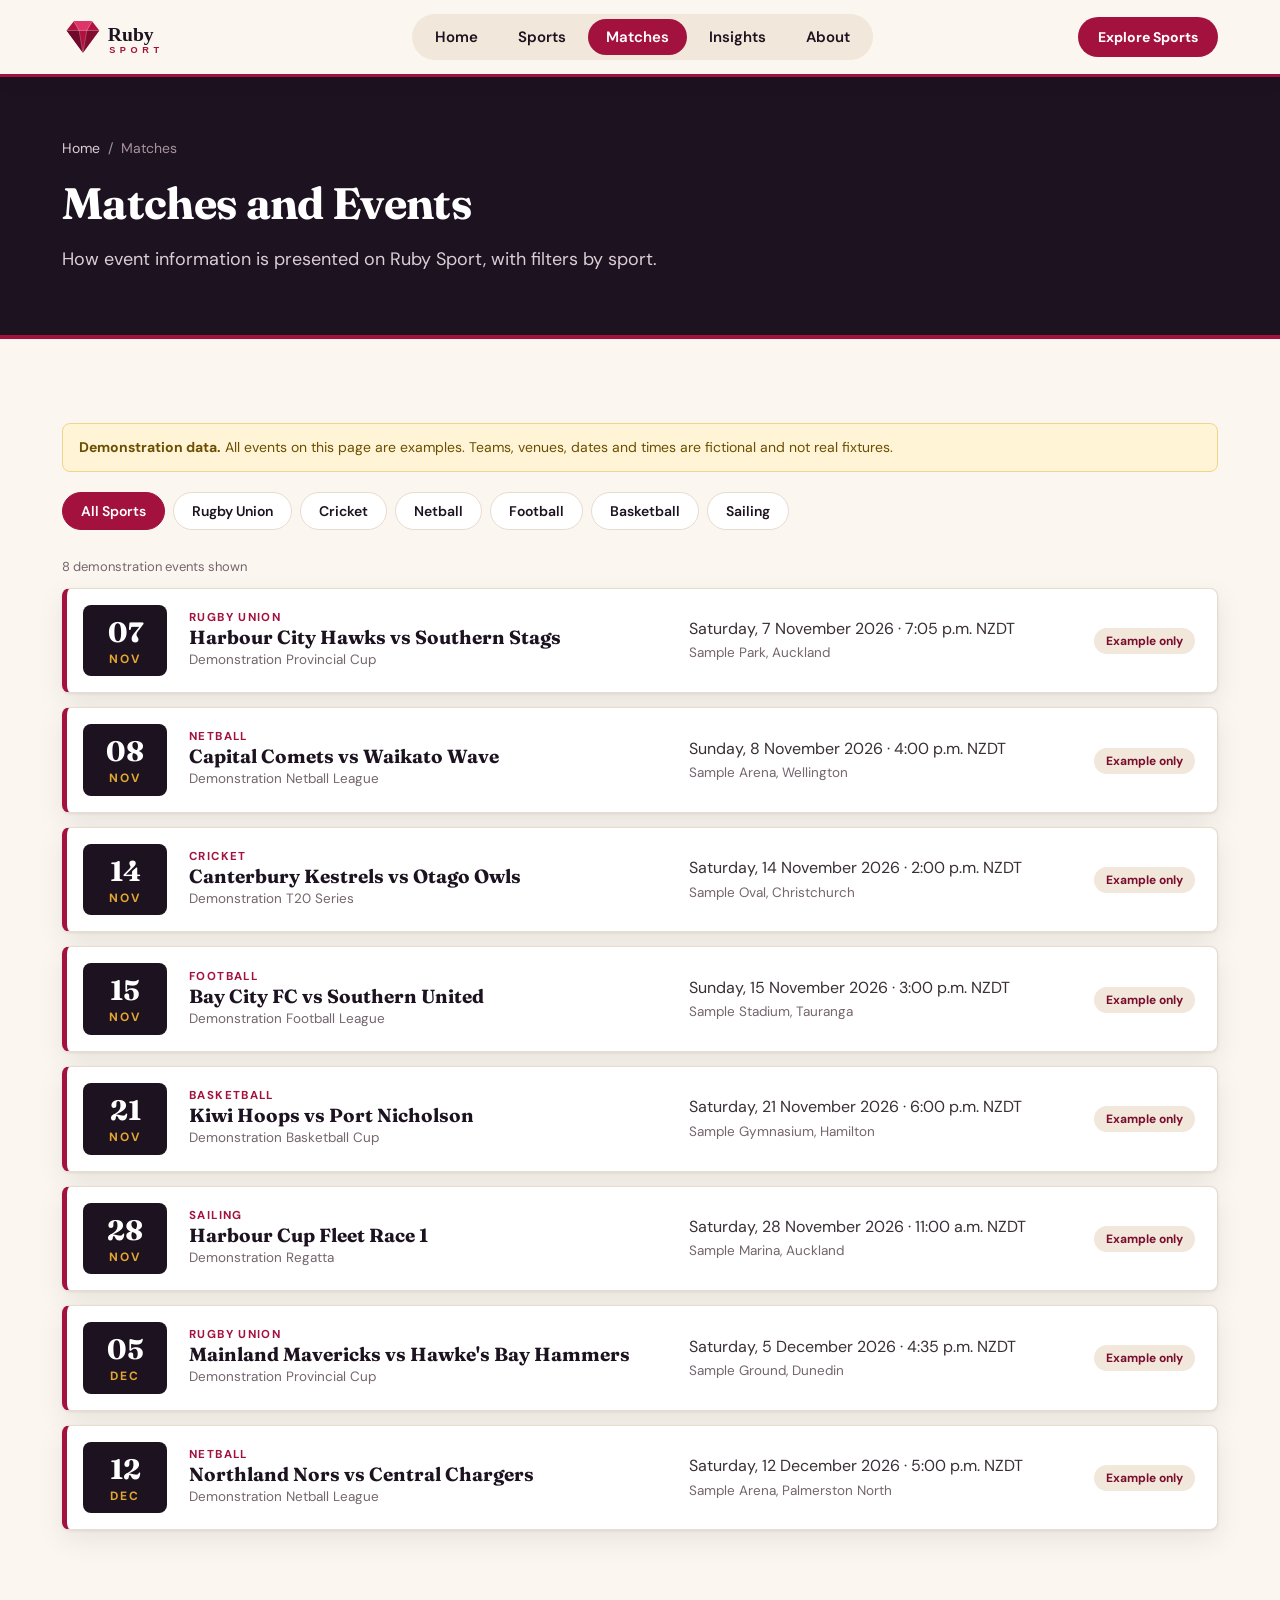
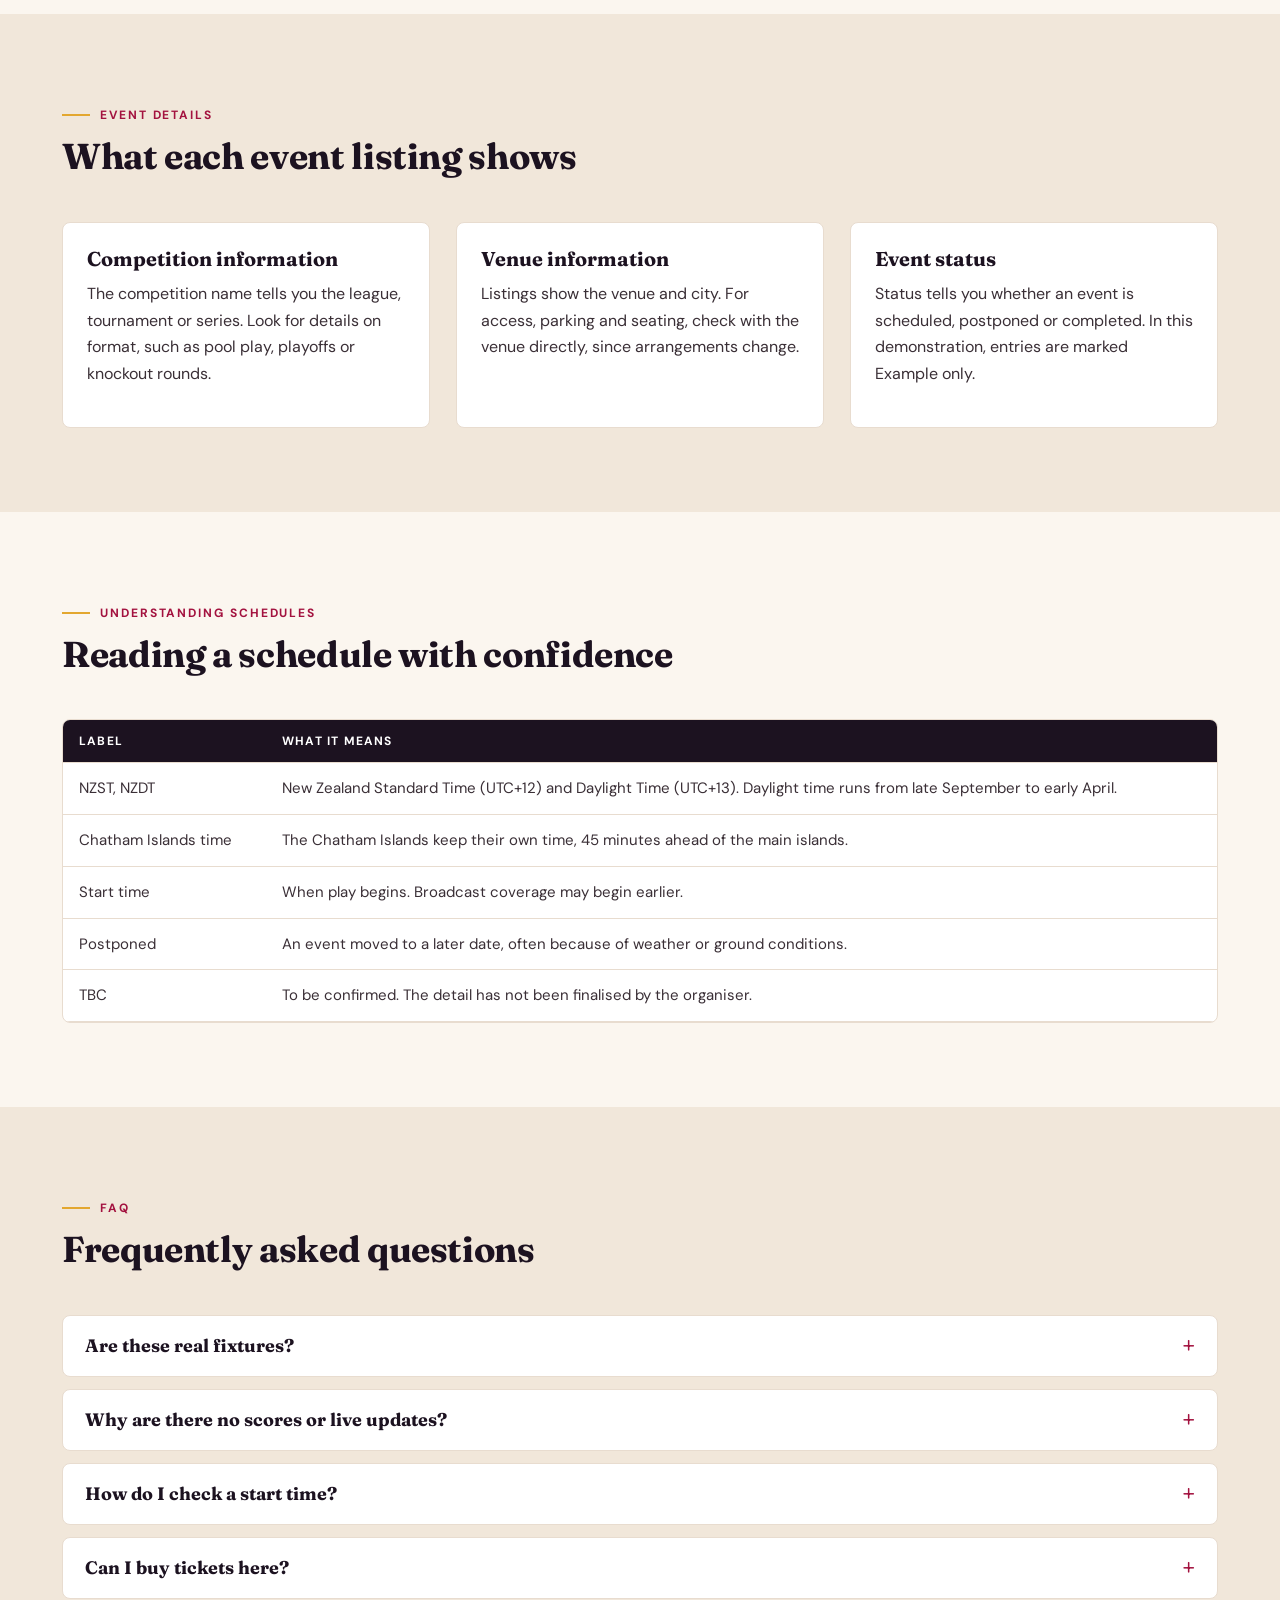
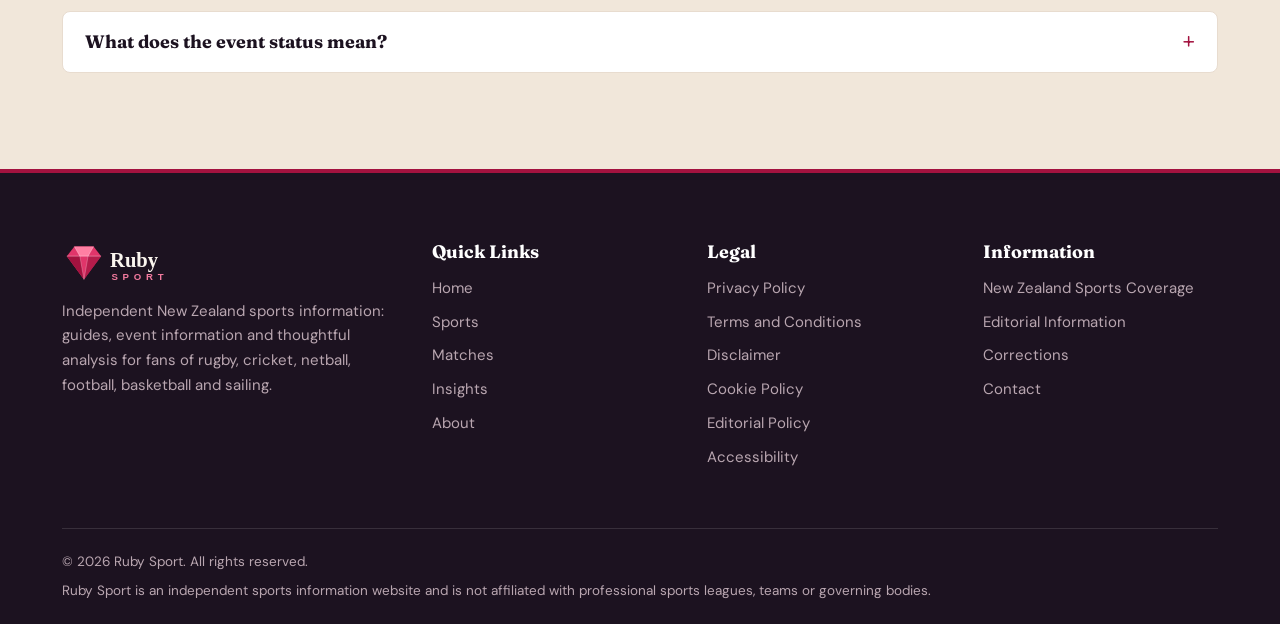
<file: matches.html>
<!DOCTYPE html>
<html lang="en-NZ">
<head>
<meta charset="utf-8">
<meta name="viewport" content="width=device-width, initial-scale=1">
<title>Matches & Events Information | Ruby Sport</title>
<meta name="description" content="Browse demonstration sports event listings, understand schedules across New Zealand time zones and read answers to common questions about event information.">
<link rel="canonical" href="https://kritikatechbite.github.io/RubySport/matches.html">
<meta property="og:type" content="website"><meta property="og:site_name" content="Ruby Sport"><meta property="og:locale" content="en_NZ">
<meta property="og:title" content="Matches & Events Information | Ruby Sport"><meta property="og:description" content="Browse demonstration sports event listings, understand schedules across New Zealand time zones and read answers to common questions about event information.">
<meta property="og:url" content="https://kritikatechbite.github.io/RubySport/matches.html"><meta property="og:image" content="https://kritikatechbite.github.io/RubySport/assets/images/hero.webp">
<meta name="twitter:card" content="summary_large_image"><meta name="twitter:title" content="Matches & Events Information | Ruby Sport"><meta name="twitter:description" content="Browse demonstration sports event listings, understand schedules across New Zealand time zones and read answers to common questions about event information."><meta name="twitter:image" content="https://kritikatechbite.github.io/RubySport/assets/images/hero.webp">
<meta name="theme-color" content="#1C1220">
<link rel="icon" href="assets/images/favicon.svg" type="image/svg+xml"><link rel="icon" href="assets/images/favicon-32x32.png" sizes="32x32" type="image/png"><link rel="apple-touch-icon" href="assets/images/apple-touch-icon.png">
<link rel="preconnect" href="https://fonts.googleapis.com"><link rel="preconnect" href="https://fonts.gstatic.com" crossorigin>
<link href="https://fonts.googleapis.com/css2?family=DM+Sans:wght@400;500;700&family=Fraunces:ital,wght@0,600;0,700;1,600&display=swap" rel="stylesheet">
<link rel="stylesheet" href="assets/css/style.css"><link rel="stylesheet" href="assets/css/responsive.css">
<script type="application/ld+json">{"@context":"https://schema.org","@type":"WebSite","name":"Ruby Sport","url":"https://kritikatechbite.github.io/RubySport/","inLanguage":"en-NZ","description":"Independent New Zealand sports information, guides and analysis."}</script>
</head>
<body>
<a class="skip" href="#main">Skip to main content</a>
<header class="site-header"><div class="container header-inner">
<a class="logo" href="index.html" aria-label="Ruby Sport home"><img src="assets/images/logo.svg" alt="Ruby Sport" width="145" height="42"></a>
<nav class="main-nav" id="site-nav" aria-label="Main"><ul class="nav-list"><li><a href="index.html">Home</a></li><li><a href="sports.html">Sports</a></li><li><a href="matches.html" aria-current="page">Matches</a></li><li><a href="insights.html">Insights</a></li><li><a href="about.html">About</a></li></ul></nav>
<a class="btn btn-primary btn-sm header-cta" href="sports.html">Explore Sports</a>
<button class="nav-toggle" aria-expanded="false" aria-controls="site-nav" aria-label="Open menu"><span></span></button>
</div></header>
<main id="main"><section class="page-hero"><div class="container"><nav class="breadcrumb" aria-label="Breadcrumb"><a href="index.html">Home</a><span>/</span>Matches</nav><h1>Matches and Events</h1><p>How event information is presented on Ruby Sport, with filters by sport.</p></div></section>
<section class="section"><div class="container">
<div class="note-box"><strong>Demonstration data.</strong> All events on this page are examples. Teams, venues, dates and times are fictional and not real fixtures.</div>
<div class="filters" role="group" aria-label="Filter events by sport"><button class="chip" type="button" data-filter="all" aria-pressed="true">All Sports</button><button class="chip" type="button" data-filter="rugby" aria-pressed="false">Rugby Union</button><button class="chip" type="button" data-filter="cricket" aria-pressed="false">Cricket</button><button class="chip" type="button" data-filter="netball" aria-pressed="false">Netball</button><button class="chip" type="button" data-filter="football" aria-pressed="false">Football</button><button class="chip" type="button" data-filter="basketball" aria-pressed="false">Basketball</button><button class="chip" type="button" data-filter="sailing" aria-pressed="false">Sailing</button></div>
<p id="event-count" class="meta" aria-live="polite"></p>
<div class="event-list"><div class="event" data-sport="rugby"><div class="date"><b>07</b><span>Nov</span></div><div><div class="sport">Rugby Union</div><div class="teams">Harbour City Hawks vs Southern Stags</div><small>Demonstration Provincial Cup</small></div><div>Saturday, 7 November 2026 · 7:05 p.m. NZDT<small>Sample Park, Auckland</small></div><div><span class="status">Example only</span></div></div><div class="event" data-sport="netball"><div class="date"><b>08</b><span>Nov</span></div><div><div class="sport">Netball</div><div class="teams">Capital Comets vs Waikato Wave</div><small>Demonstration Netball League</small></div><div>Sunday, 8 November 2026 · 4:00 p.m. NZDT<small>Sample Arena, Wellington</small></div><div><span class="status">Example only</span></div></div><div class="event" data-sport="cricket"><div class="date"><b>14</b><span>Nov</span></div><div><div class="sport">Cricket</div><div class="teams">Canterbury Kestrels vs Otago Owls</div><small>Demonstration T20 Series</small></div><div>Saturday, 14 November 2026 · 2:00 p.m. NZDT<small>Sample Oval, Christchurch</small></div><div><span class="status">Example only</span></div></div><div class="event" data-sport="football"><div class="date"><b>15</b><span>Nov</span></div><div><div class="sport">Football</div><div class="teams">Bay City FC vs Southern United</div><small>Demonstration Football League</small></div><div>Sunday, 15 November 2026 · 3:00 p.m. NZDT<small>Sample Stadium, Tauranga</small></div><div><span class="status">Example only</span></div></div><div class="event" data-sport="basketball"><div class="date"><b>21</b><span>Nov</span></div><div><div class="sport">Basketball</div><div class="teams">Kiwi Hoops vs Port Nicholson</div><small>Demonstration Basketball Cup</small></div><div>Saturday, 21 November 2026 · 6:00 p.m. NZDT<small>Sample Gymnasium, Hamilton</small></div><div><span class="status">Example only</span></div></div><div class="event" data-sport="sailing"><div class="date"><b>28</b><span>Nov</span></div><div><div class="sport">Sailing</div><div class="teams">Harbour Cup Fleet Race 1</div><small>Demonstration Regatta</small></div><div>Saturday, 28 November 2026 · 11:00 a.m. NZDT<small>Sample Marina, Auckland</small></div><div><span class="status">Example only</span></div></div><div class="event" data-sport="rugby"><div class="date"><b>05</b><span>Dec</span></div><div><div class="sport">Rugby Union</div><div class="teams">Mainland Mavericks vs Hawke's Bay Hammers</div><small>Demonstration Provincial Cup</small></div><div>Saturday, 5 December 2026 · 4:35 p.m. NZDT<small>Sample Ground, Dunedin</small></div><div><span class="status">Example only</span></div></div><div class="event" data-sport="netball"><div class="date"><b>12</b><span>Dec</span></div><div><div class="sport">Netball</div><div class="teams">Northland Nors vs Central Chargers</div><small>Demonstration Netball League</small></div><div>Saturday, 12 December 2026 · 5:00 p.m. NZDT<small>Sample Arena, Palmerston North</small></div><div><span class="status">Example only</span></div></div></div>
<div id="no-events" class="empty" hidden>No demonstration events for this sport at the moment.</div></div></section>
<section class="section alt"><div class="container"><div class="section-head"><span class="eyebrow">Event Details</span><h2>What each event listing shows</h2></div>
<div class="grid g3"><div class="venue reveal"><h3>Competition information</h3><p>The competition name tells you the league, tournament or series. Look for details on format, such as pool play, playoffs or knockout rounds.</p></div>
<div class="venue reveal"><h3>Venue information</h3><p>Listings show the venue and city. For access, parking and seating, check with the venue directly, since arrangements change.</p></div>
<div class="venue reveal"><h3>Event status</h3><p>Status tells you whether an event is scheduled, postponed or completed. In this demonstration, entries are marked Example only.</p></div></div></div></section>
<section class="section"><div class="container"><div class="section-head"><span class="eyebrow">Understanding Schedules</span><h2>Reading a schedule with confidence</h2></div>
<div class="table-wrap"><table class="info-table"><thead><tr><th>Label</th><th>What it means</th></tr></thead><tbody>
<tr><td>NZST, NZDT</td><td>New Zealand Standard Time (UTC+12) and Daylight Time (UTC+13). Daylight time runs from late September to early April.</td></tr>
<tr><td>Chatham Islands time</td><td>The Chatham Islands keep their own time, 45 minutes ahead of the main islands.</td></tr>
<tr><td>Start time</td><td>When play begins. Broadcast coverage may begin earlier.</td></tr>
<tr><td>Postponed</td><td>An event moved to a later date, often because of weather or ground conditions.</td></tr>
<tr><td>TBC</td><td>To be confirmed. The detail has not been finalised by the organiser.</td></tr></tbody></table></div></div></section>
<section class="section alt"><div class="container"><div class="section-head"><span class="eyebrow">FAQ</span><h2>Frequently asked questions</h2></div><div class="faq"><details><summary>Are these real fixtures?</summary><p>No. Every event on this page is a clearly marked demonstration. We use fictional teams, venues and dates to show how event information is presented.</p></details><details><summary>Why are there no scores or live updates?</summary><p>This is an information site. It does not provide live scores, odds, wagering or streaming. For results, use the official competition website.</p></details><details><summary>How do I check a start time?</summary><p>Look at the time zone label next to each time. New Zealand uses NZST and NZDT, and the clocks change twice a year. Organisers can also change start times, so confirm before you go.</p></details><details><summary>Can I buy tickets here?</summary><p>No. Ruby Sport does not sell or book tickets. Tickets are handled by the event organiser or venue.</p></details><details><summary>What does the event status mean?</summary><p>'Example only' means the entry is a demonstration. When verified information is published, labels such as 'Scheduled', 'Postponed' or 'Completed' will show the state of the event.</p></details></div></div></section></main>
<footer class="site-footer"><div class="container">
<div class="footer-grid">
<div><a class="footer-logo" href="index.html" aria-label="Ruby Sport home"><img src="assets/images/logo-white.svg" alt="Ruby Sport" width="151" height="44" loading="lazy"></a>
<p>Independent New Zealand sports information: guides, event information and thoughtful analysis for fans of rugby, cricket, netball, football, basketball and sailing.</p></div>
<div><h3>Quick Links</h3><ul><li><a href="index.html">Home</a></li><li><a href="sports.html">Sports</a></li><li><a href="matches.html">Matches</a></li><li><a href="insights.html">Insights</a></li><li><a href="about.html">About</a></li></ul></div>
<div><h3>Legal</h3><ul><li><a href="privacy-policy.html">Privacy Policy</a></li><li><a href="terms-and-conditions.html">Terms and Conditions</a></li><li><a href="disclaimer.html">Disclaimer</a></li><li><a href="cookie-policy.html">Cookie Policy</a></li><li><a href="editorial-policy.html">Editorial Policy</a></li><li><a href="accessibility.html">Accessibility</a></li></ul></div>
<div><h3>Information</h3><ul><li><a href="sports.html">New Zealand Sports Coverage</a></li><li><a href="editorial-policy.html">Editorial Information</a></li><li><a href="about.html#corrections">Corrections</a></li><li><a href="about.html#contact">Contact</a></li></ul></div>
</div>
<div class="footer-bottom"><p>&copy; <span class="year">2026</span> Ruby Sport. All rights reserved.</p>
<p>Ruby Sport is an independent sports information website and is not affiliated with professional sports leagues, teams or governing bodies.</p></div>
</div></footer>
<script src="assets/js/main.js" defer></script><script src="assets/js/matches.js" defer></script>
</body>
</html>
</file>
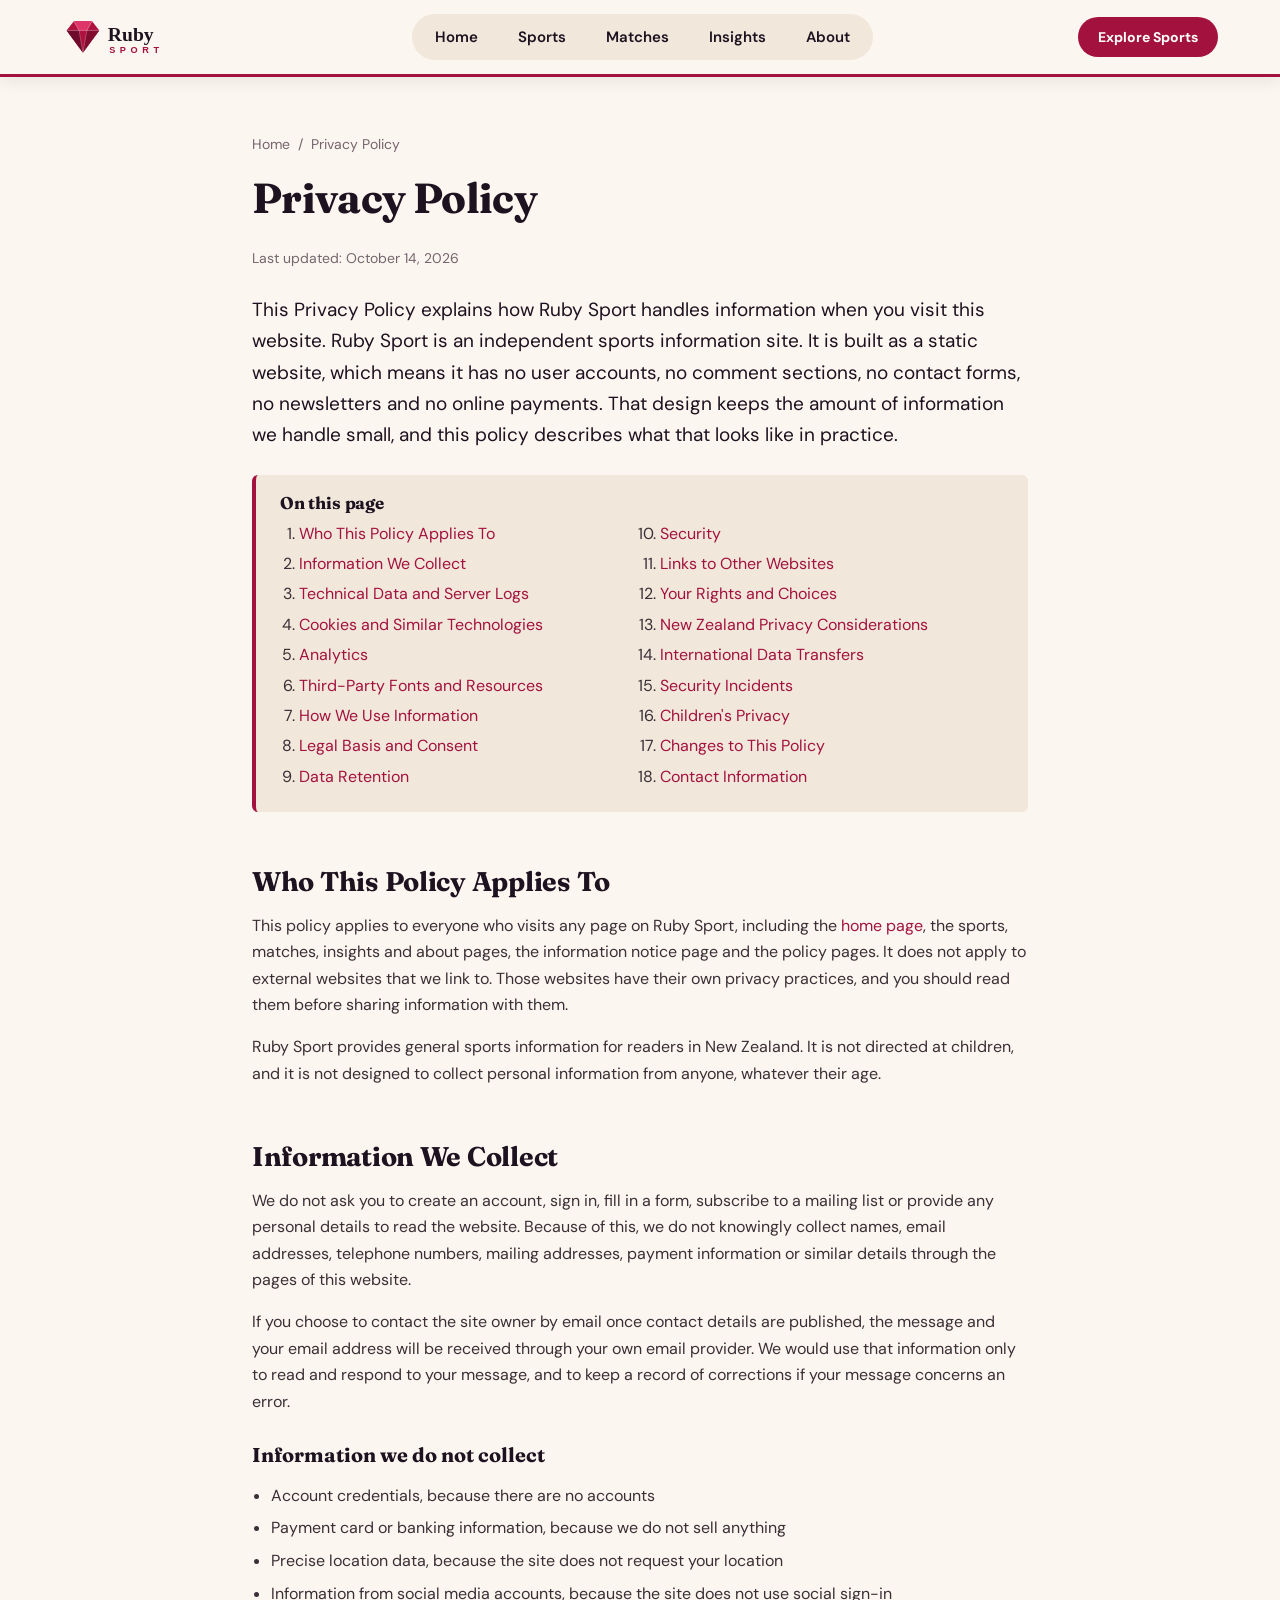
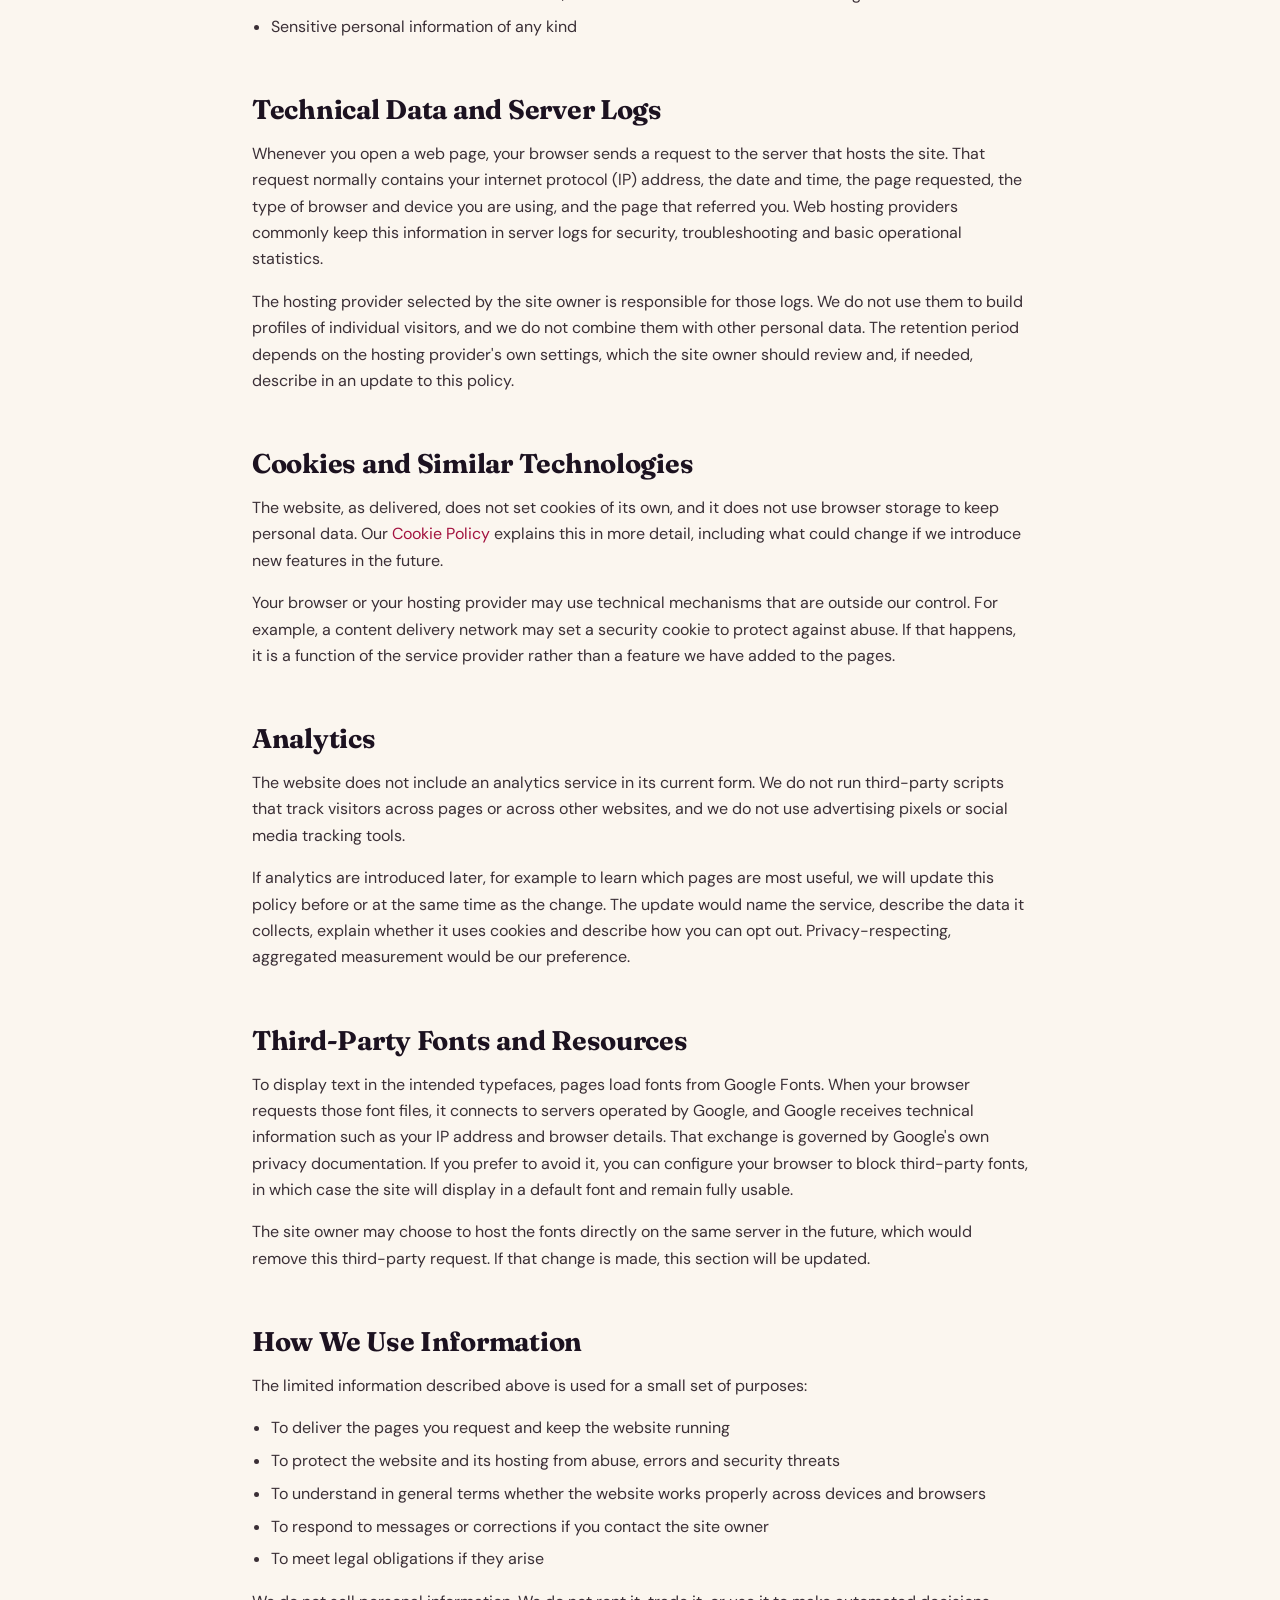
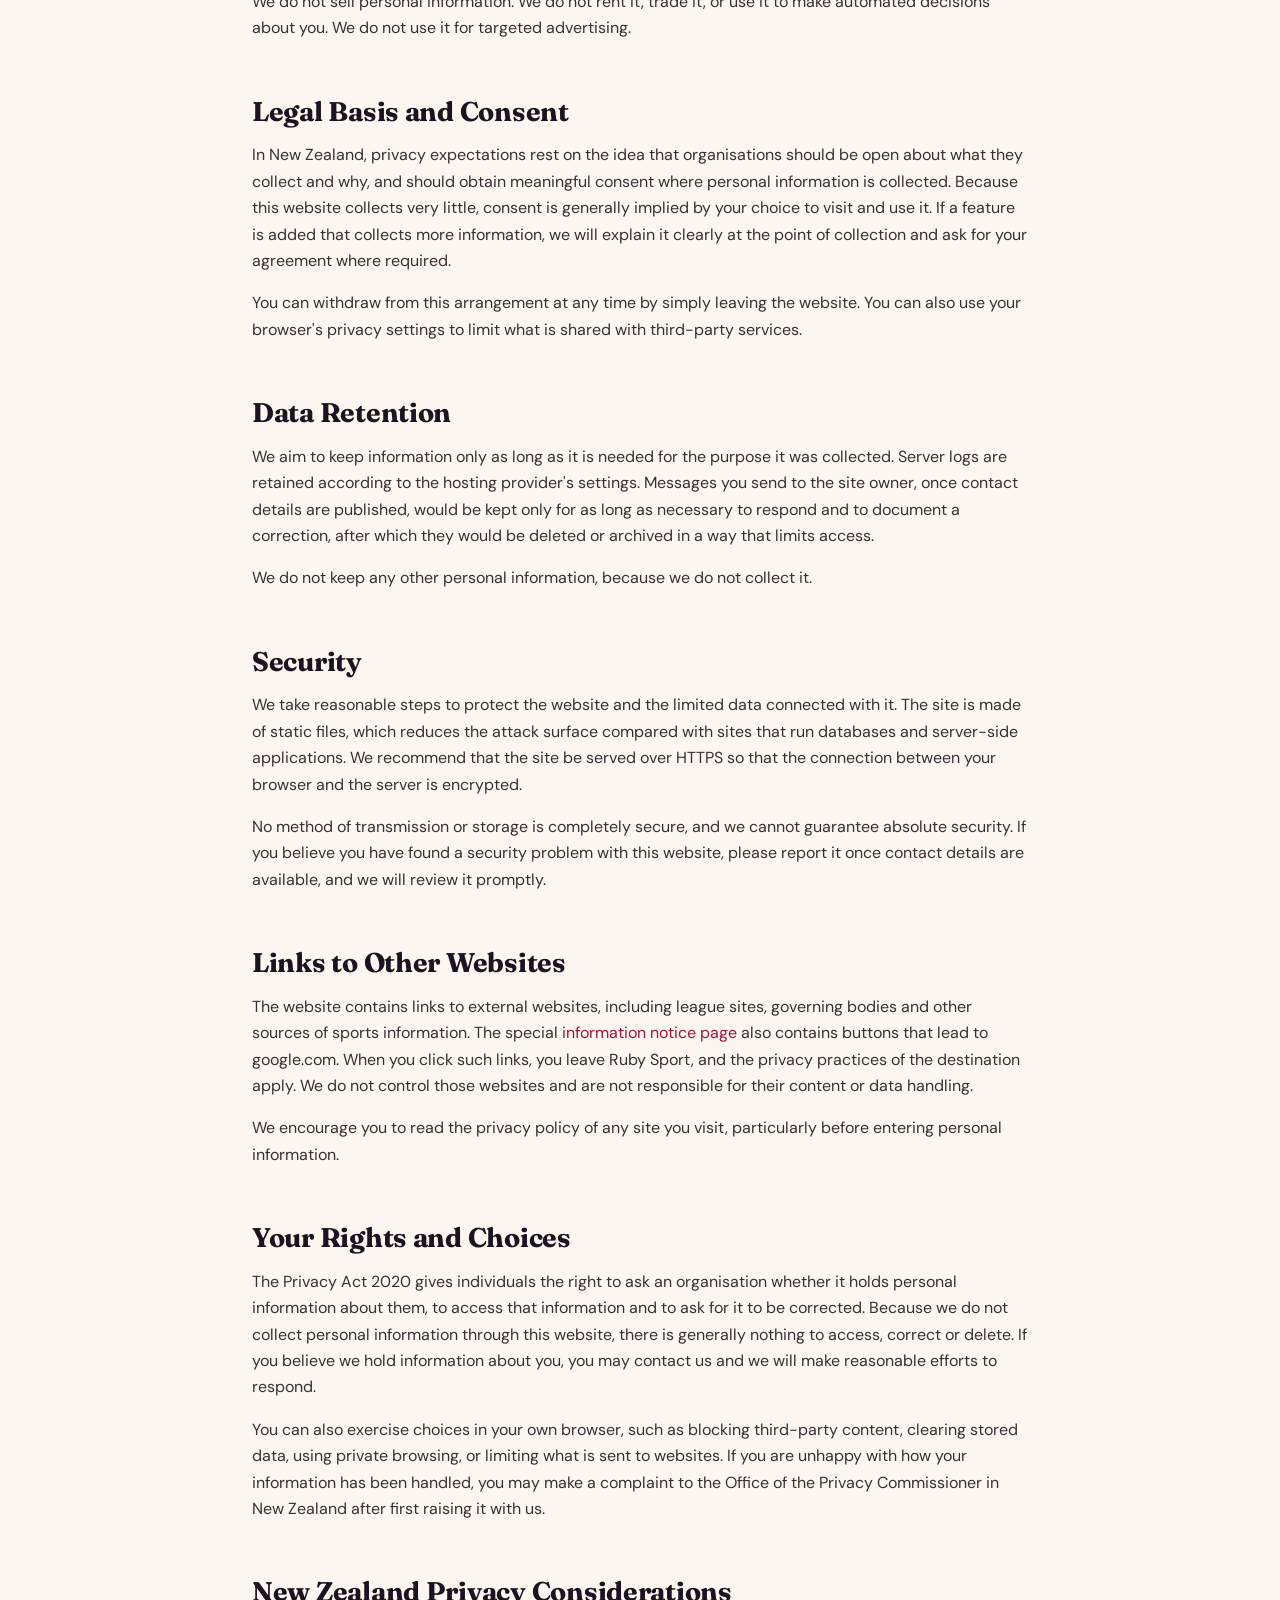
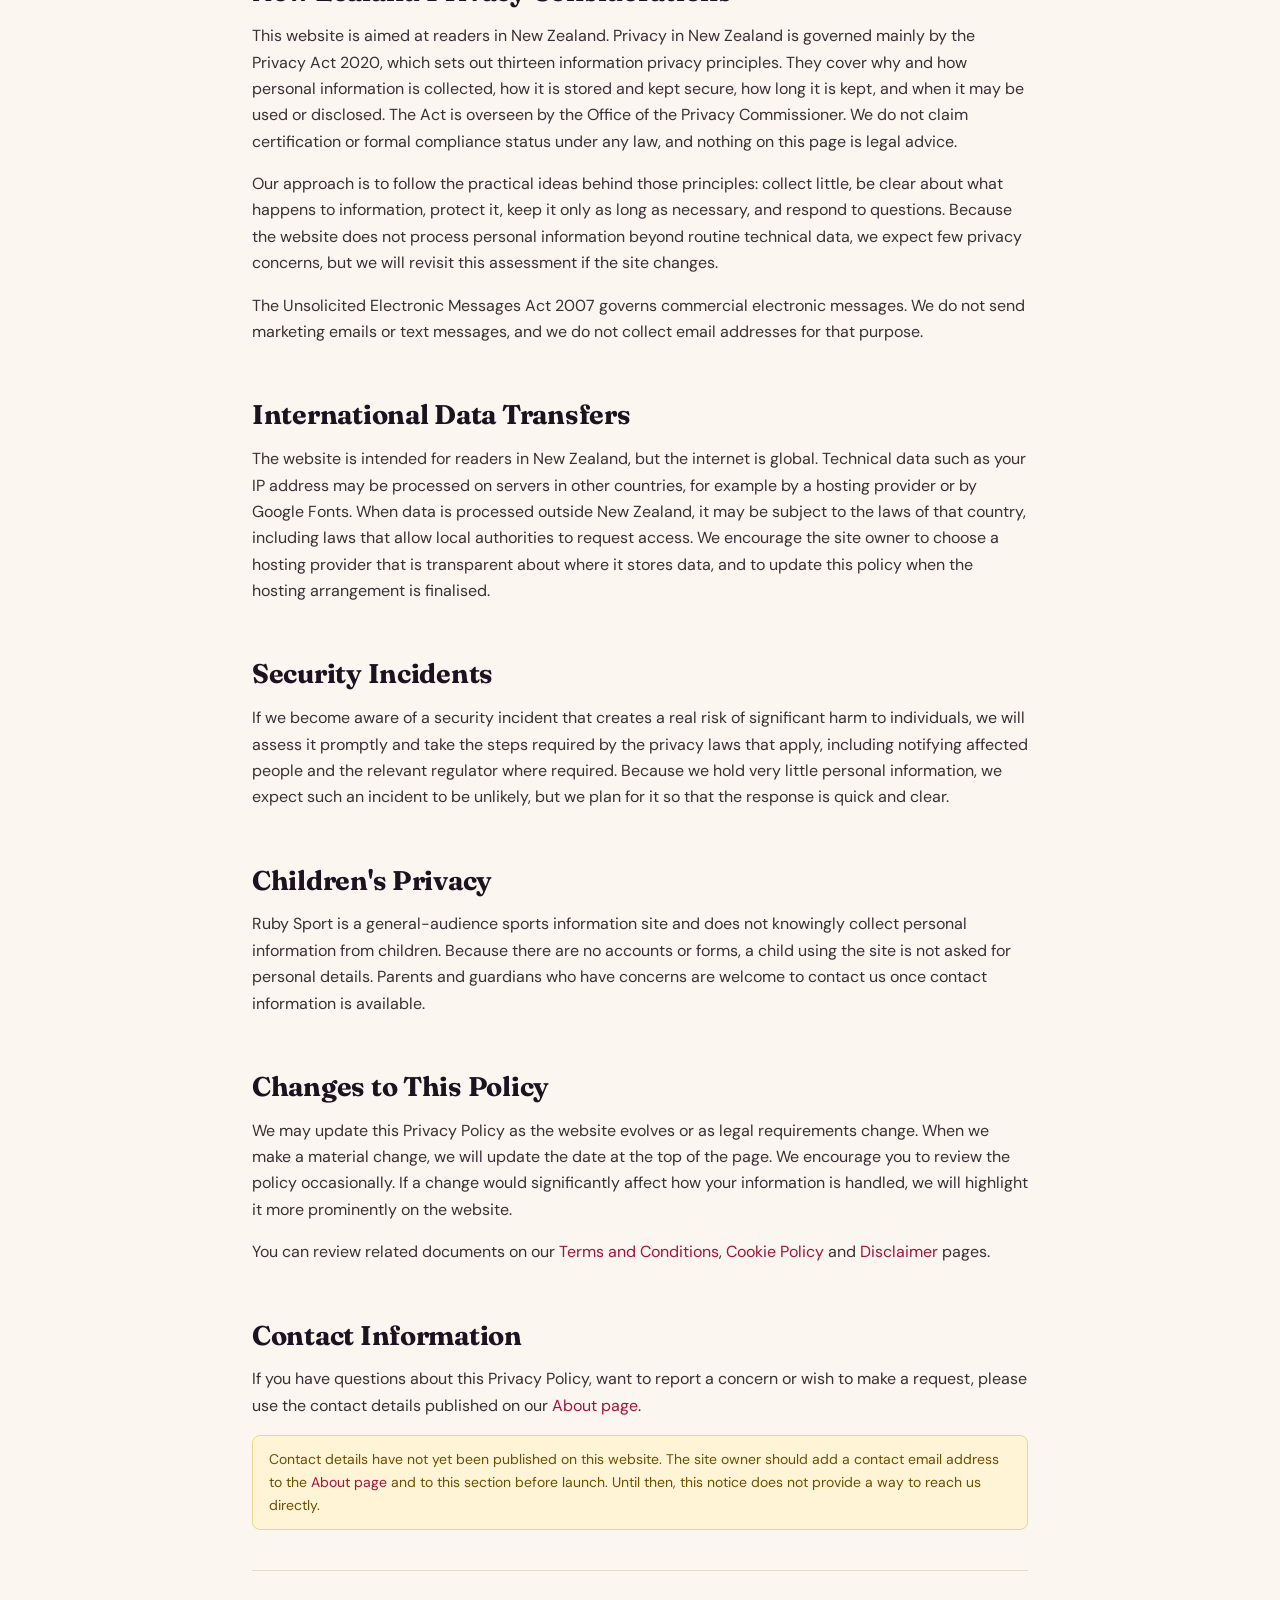
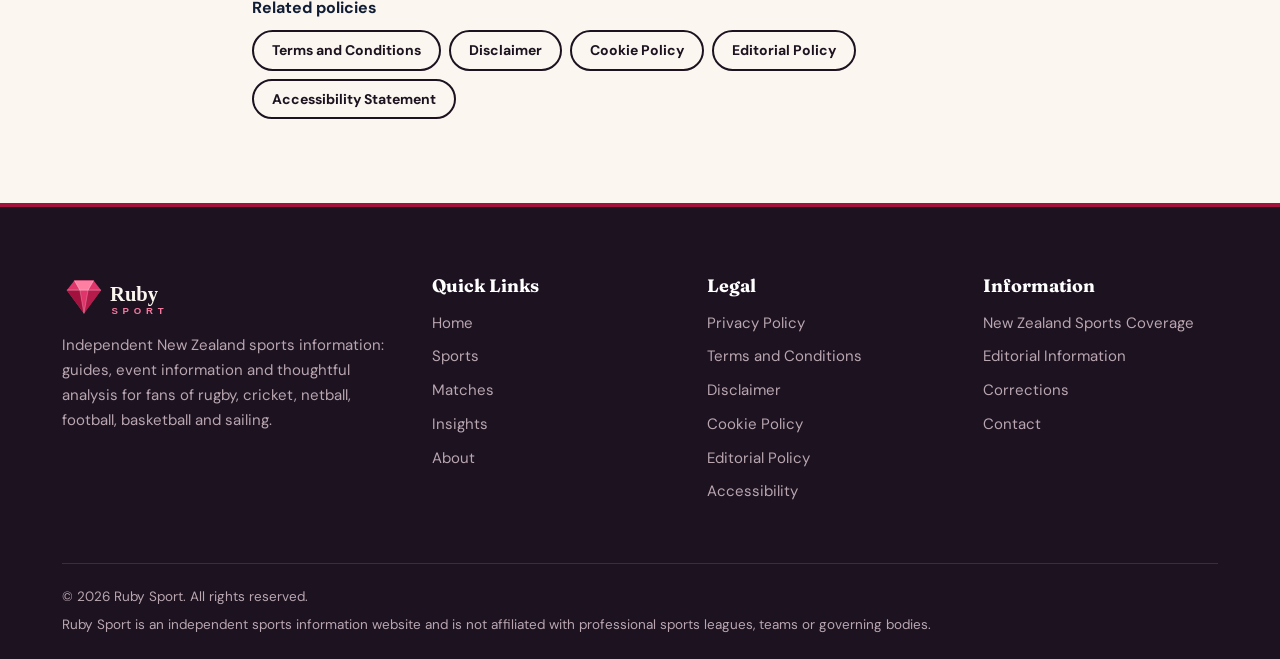
<file: privacy-policy.html>
<!DOCTYPE html>
<html lang="en-NZ">
<head>
<meta charset="utf-8">
<meta name="viewport" content="width=device-width, initial-scale=1">
<title>Privacy Policy | Ruby Sport</title>
<meta name="description" content="Learn how Ruby Sport handles personal information, technical data, third-party services and your privacy choices under New Zealand privacy expectations.">
<link rel="canonical" href="https://kritikatechbite.github.io/RubySport/privacy-policy.html">
<meta property="og:type" content="website"><meta property="og:site_name" content="Ruby Sport"><meta property="og:locale" content="en_NZ">
<meta property="og:title" content="Privacy Policy | Ruby Sport"><meta property="og:description" content="Learn how Ruby Sport handles personal information, technical data, third-party services and your privacy choices under New Zealand privacy expectations.">
<meta property="og:url" content="https://kritikatechbite.github.io/RubySport/privacy-policy.html"><meta property="og:image" content="https://kritikatechbite.github.io/RubySport/assets/images/hero.webp">
<meta name="twitter:card" content="summary_large_image"><meta name="twitter:title" content="Privacy Policy | Ruby Sport"><meta name="twitter:description" content="Learn how Ruby Sport handles personal information, technical data, third-party services and your privacy choices under New Zealand privacy expectations."><meta name="twitter:image" content="https://kritikatechbite.github.io/RubySport/assets/images/hero.webp">
<meta name="theme-color" content="#1C1220">
<link rel="icon" href="assets/images/favicon.svg" type="image/svg+xml"><link rel="icon" href="assets/images/favicon-32x32.png" sizes="32x32" type="image/png"><link rel="apple-touch-icon" href="assets/images/apple-touch-icon.png">
<link rel="preconnect" href="https://fonts.googleapis.com"><link rel="preconnect" href="https://fonts.gstatic.com" crossorigin>
<link href="https://fonts.googleapis.com/css2?family=DM+Sans:wght@400;500;700&family=Fraunces:ital,wght@0,600;0,700;1,600&display=swap" rel="stylesheet">
<link rel="stylesheet" href="assets/css/style.css"><link rel="stylesheet" href="assets/css/responsive.css">
<script type="application/ld+json">{"@context":"https://schema.org","@type":"WebSite","name":"Ruby Sport","url":"https://kritikatechbite.github.io/RubySport/","inLanguage":"en-NZ","description":"Independent New Zealand sports information, guides and analysis."}</script>
</head>
<body>
<a class="skip" href="#main">Skip to main content</a>
<header class="site-header"><div class="container header-inner">
<a class="logo" href="index.html" aria-label="Ruby Sport home"><img src="assets/images/logo.svg" alt="Ruby Sport" width="145" height="42"></a>
<nav class="main-nav" id="site-nav" aria-label="Main"><ul class="nav-list"><li><a href="index.html">Home</a></li><li><a href="sports.html">Sports</a></li><li><a href="matches.html">Matches</a></li><li><a href="insights.html">Insights</a></li><li><a href="about.html">About</a></li></ul></nav>
<a class="btn btn-primary btn-sm header-cta" href="sports.html">Explore Sports</a>
<button class="nav-toggle" aria-expanded="false" aria-controls="site-nav" aria-label="Open menu"><span></span></button>
</div></header>
<main id="main"><article class="legal"><nav class="breadcrumb" aria-label="Breadcrumb"><a href="index.html">Home</a><span>/</span>Privacy Policy</nav>
<h1>Privacy Policy</h1><p class="updated">Last updated: October 14, 2026</p><p class="intro">This Privacy Policy explains how Ruby Sport handles information when you visit this website. Ruby Sport is an independent sports information site. It is built as a static website, which means it has no user accounts, no comment sections, no contact forms, no newsletters and no online payments. That design keeps the amount of information we handle small, and this policy describes what that looks like in practice.</p>
<nav class="toc" aria-label="On this page"><h2>On this page</h2><ol><li><a href="#who-this-policy-applies-to">Who This Policy Applies To</a></li><li><a href="#information-we-collect">Information We Collect</a></li><li><a href="#technical-data-and-server-logs">Technical Data and Server Logs</a></li><li><a href="#cookies-and-similar-technologies">Cookies and Similar Technologies</a></li><li><a href="#analytics">Analytics</a></li><li><a href="#third-party-fonts-and-resources">Third-Party Fonts and Resources</a></li><li><a href="#how-we-use-information">How We Use Information</a></li><li><a href="#legal-basis-and-consent">Legal Basis and Consent</a></li><li><a href="#data-retention">Data Retention</a></li><li><a href="#security">Security</a></li><li><a href="#links-to-other-websites">Links to Other Websites</a></li><li><a href="#your-rights-and-choices">Your Rights and Choices</a></li><li><a href="#new-zealand-privacy-considerations">New Zealand Privacy Considerations</a></li><li><a href="#international-data-transfers">International Data Transfers</a></li><li><a href="#security-incidents">Security Incidents</a></li><li><a href="#children-s-privacy">Children's Privacy</a></li><li><a href="#changes-to-this-policy">Changes to This Policy</a></li><li><a href="#contact-information">Contact Information</a></li></ol></nav>
<h2 id="who-this-policy-applies-to">Who This Policy Applies To</h2><p>This policy applies to everyone who visits any page on Ruby Sport, including the <a href="index.html">home page</a>, the sports, matches, insights and about pages, the information notice page and the policy pages. It does not apply to external websites that we link to. Those websites have their own privacy practices, and you should read them before sharing information with them.</p><p>Ruby Sport provides general sports information for readers in New Zealand. It is not directed at children, and it is not designed to collect personal information from anyone, whatever their age.</p><h2 id="information-we-collect">Information We Collect</h2><p>We do not ask you to create an account, sign in, fill in a form, subscribe to a mailing list or provide any personal details to read the website. Because of this, we do not knowingly collect names, email addresses, telephone numbers, mailing addresses, payment information or similar details through the pages of this website.</p><p>If you choose to contact the site owner by email once contact details are published, the message and your email address will be received through your own email provider. We would use that information only to read and respond to your message, and to keep a record of corrections if your message concerns an error.</p><h3>Information we do not collect</h3><ul><li>Account credentials, because there are no accounts</li><li>Payment card or banking information, because we do not sell anything</li><li>Precise location data, because the site does not request your location</li><li>Information from social media accounts, because the site does not use social sign-in</li><li>Sensitive personal information of any kind</li></ul><h2 id="technical-data-and-server-logs">Technical Data and Server Logs</h2><p>Whenever you open a web page, your browser sends a request to the server that hosts the site. That request normally contains your internet protocol (IP) address, the date and time, the page requested, the type of browser and device you are using, and the page that referred you. Web hosting providers commonly keep this information in server logs for security, troubleshooting and basic operational statistics.</p><p>The hosting provider selected by the site owner is responsible for those logs. We do not use them to build profiles of individual visitors, and we do not combine them with other personal data. The retention period depends on the hosting provider's own settings, which the site owner should review and, if needed, describe in an update to this policy.</p><h2 id="cookies-and-similar-technologies">Cookies and Similar Technologies</h2><p>The website, as delivered, does not set cookies of its own, and it does not use browser storage to keep personal data. Our <a href="cookie-policy.html">Cookie Policy</a> explains this in more detail, including what could change if we introduce new features in the future.</p><p>Your browser or your hosting provider may use technical mechanisms that are outside our control. For example, a content delivery network may set a security cookie to protect against abuse. If that happens, it is a function of the service provider rather than a feature we have added to the pages.</p><h2 id="analytics">Analytics</h2><p>The website does not include an analytics service in its current form. We do not run third-party scripts that track visitors across pages or across other websites, and we do not use advertising pixels or social media tracking tools.</p><p>If analytics are introduced later, for example to learn which pages are most useful, we will update this policy before or at the same time as the change. The update would name the service, describe the data it collects, explain whether it uses cookies and describe how you can opt out. Privacy-respecting, aggregated measurement would be our preference.</p><h2 id="third-party-fonts-and-resources">Third-Party Fonts and Resources</h2><p>To display text in the intended typefaces, pages load fonts from Google Fonts. When your browser requests those font files, it connects to servers operated by Google, and Google receives technical information such as your IP address and browser details. That exchange is governed by Google's own privacy documentation. If you prefer to avoid it, you can configure your browser to block third-party fonts, in which case the site will display in a default font and remain fully usable.</p><p>The site owner may choose to host the fonts directly on the same server in the future, which would remove this third-party request. If that change is made, this section will be updated.</p><h2 id="how-we-use-information">How We Use Information</h2><p>The limited information described above is used for a small set of purposes:</p><ul><li>To deliver the pages you request and keep the website running</li><li>To protect the website and its hosting from abuse, errors and security threats</li><li>To understand in general terms whether the website works properly across devices and browsers</li><li>To respond to messages or corrections if you contact the site owner</li><li>To meet legal obligations if they arise</li></ul><p>We do not sell personal information. We do not rent it, trade it, or use it to make automated decisions about you. We do not use it for targeted advertising.</p><h2 id="legal-basis-and-consent">Legal Basis and Consent</h2><p>In New Zealand, privacy expectations rest on the idea that organisations should be open about what they collect and why, and should obtain meaningful consent where personal information is collected. Because this website collects very little, consent is generally implied by your choice to visit and use it. If a feature is added that collects more information, we will explain it clearly at the point of collection and ask for your agreement where required.</p><p>You can withdraw from this arrangement at any time by simply leaving the website. You can also use your browser's privacy settings to limit what is shared with third-party services.</p><h2 id="data-retention">Data Retention</h2><p>We aim to keep information only as long as it is needed for the purpose it was collected. Server logs are retained according to the hosting provider's settings. Messages you send to the site owner, once contact details are published, would be kept only for as long as necessary to respond and to document a correction, after which they would be deleted or archived in a way that limits access.</p><p>We do not keep any other personal information, because we do not collect it.</p><h2 id="security">Security</h2><p>We take reasonable steps to protect the website and the limited data connected with it. The site is made of static files, which reduces the attack surface compared with sites that run databases and server-side applications. We recommend that the site be served over HTTPS so that the connection between your browser and the server is encrypted.</p><p>No method of transmission or storage is completely secure, and we cannot guarantee absolute security. If you believe you have found a security problem with this website, please report it once contact details are available, and we will review it promptly.</p><h2 id="links-to-other-websites">Links to Other Websites</h2><p>The website contains links to external websites, including league sites, governing bodies and other sources of sports information. The special <a href="review.html">information notice page</a> also contains buttons that lead to google.com. When you click such links, you leave Ruby Sport, and the privacy practices of the destination apply. We do not control those websites and are not responsible for their content or data handling.</p><p>We encourage you to read the privacy policy of any site you visit, particularly before entering personal information.</p><h2 id="your-rights-and-choices">Your Rights and Choices</h2><p>The Privacy Act 2020 gives individuals the right to ask an organisation whether it holds personal information about them, to access that information and to ask for it to be corrected. Because we do not collect personal information through this website, there is generally nothing to access, correct or delete. If you believe we hold information about you, you may contact us and we will make reasonable efforts to respond.</p><p>You can also exercise choices in your own browser, such as blocking third-party content, clearing stored data, using private browsing, or limiting what is sent to websites. If you are unhappy with how your information has been handled, you may make a complaint to the Office of the Privacy Commissioner in New Zealand after first raising it with us.</p><h2 id="new-zealand-privacy-considerations">New Zealand Privacy Considerations</h2><p>This website is aimed at readers in New Zealand. Privacy in New Zealand is governed mainly by the Privacy Act 2020, which sets out thirteen information privacy principles. They cover why and how personal information is collected, how it is stored and kept secure, how long it is kept, and when it may be used or disclosed. The Act is overseen by the Office of the Privacy Commissioner. We do not claim certification or formal compliance status under any law, and nothing on this page is legal advice.</p><p>Our approach is to follow the practical ideas behind those principles: collect little, be clear about what happens to information, protect it, keep it only as long as necessary, and respond to questions. Because the website does not process personal information beyond routine technical data, we expect few privacy concerns, but we will revisit this assessment if the site changes.</p><p>The Unsolicited Electronic Messages Act 2007 governs commercial electronic messages. We do not send marketing emails or text messages, and we do not collect email addresses for that purpose.</p><h2 id="international-data-transfers">International Data Transfers</h2><p>The website is intended for readers in New Zealand, but the internet is global. Technical data such as your IP address may be processed on servers in other countries, for example by a hosting provider or by Google Fonts. When data is processed outside New Zealand, it may be subject to the laws of that country, including laws that allow local authorities to request access. We encourage the site owner to choose a hosting provider that is transparent about where it stores data, and to update this policy when the hosting arrangement is finalised.</p><h2 id="security-incidents">Security Incidents</h2><p>If we become aware of a security incident that creates a real risk of significant harm to individuals, we will assess it promptly and take the steps required by the privacy laws that apply, including notifying affected people and the relevant regulator where required. Because we hold very little personal information, we expect such an incident to be unlikely, but we plan for it so that the response is quick and clear.</p><h2 id="children-s-privacy">Children's Privacy</h2><p>Ruby Sport is a general-audience sports information site and does not knowingly collect personal information from children. Because there are no accounts or forms, a child using the site is not asked for personal details. Parents and guardians who have concerns are welcome to contact us once contact information is available.</p><h2 id="changes-to-this-policy">Changes to This Policy</h2><p>We may update this Privacy Policy as the website evolves or as legal requirements change. When we make a material change, we will update the date at the top of the page. We encourage you to review the policy occasionally. If a change would significantly affect how your information is handled, we will highlight it more prominently on the website.</p><p>You can review related documents on our <a href="terms-and-conditions.html">Terms and Conditions</a>, <a href="cookie-policy.html">Cookie Policy</a> and <a href="disclaimer.html">Disclaimer</a> pages.</p><h2 id="contact-information">Contact Information</h2><p>If you have questions about this Privacy Policy, want to report a concern or wish to make a request, please use the contact details published on our <a href="about.html#contact">About page</a>.</p><div class="note-box">Contact details have not yet been published on this website. The site owner should add a contact email address to the <a href="about.html#contact">About page</a> and to this section before launch. Until then, this notice does not provide a way to reach us directly.</div>
<div class="legal-links"><span style="width:100%;font-weight:700;color:#101D35">Related policies</span><a class="btn btn-ghost btn-sm" href="terms-and-conditions.html">Terms and Conditions</a><a class="btn btn-ghost btn-sm" href="disclaimer.html">Disclaimer</a><a class="btn btn-ghost btn-sm" href="cookie-policy.html">Cookie Policy</a><a class="btn btn-ghost btn-sm" href="editorial-policy.html">Editorial Policy</a><a class="btn btn-ghost btn-sm" href="accessibility.html">Accessibility Statement</a></div></article></main>
<footer class="site-footer"><div class="container">
<div class="footer-grid">
<div><a class="footer-logo" href="index.html" aria-label="Ruby Sport home"><img src="assets/images/logo-white.svg" alt="Ruby Sport" width="151" height="44" loading="lazy"></a>
<p>Independent New Zealand sports information: guides, event information and thoughtful analysis for fans of rugby, cricket, netball, football, basketball and sailing.</p></div>
<div><h3>Quick Links</h3><ul><li><a href="index.html">Home</a></li><li><a href="sports.html">Sports</a></li><li><a href="matches.html">Matches</a></li><li><a href="insights.html">Insights</a></li><li><a href="about.html">About</a></li></ul></div>
<div><h3>Legal</h3><ul><li><a href="privacy-policy.html">Privacy Policy</a></li><li><a href="terms-and-conditions.html">Terms and Conditions</a></li><li><a href="disclaimer.html">Disclaimer</a></li><li><a href="cookie-policy.html">Cookie Policy</a></li><li><a href="editorial-policy.html">Editorial Policy</a></li><li><a href="accessibility.html">Accessibility</a></li></ul></div>
<div><h3>Information</h3><ul><li><a href="sports.html">New Zealand Sports Coverage</a></li><li><a href="editorial-policy.html">Editorial Information</a></li><li><a href="about.html#corrections">Corrections</a></li><li><a href="about.html#contact">Contact</a></li></ul></div>
</div>
<div class="footer-bottom"><p>&copy; <span class="year">2026</span> Ruby Sport. All rights reserved.</p>
<p>Ruby Sport is an independent sports information website and is not affiliated with professional sports leagues, teams or governing bodies.</p></div>
</div></footer>
<script src="assets/js/main.js" defer></script>
</body>
</html>
</file>
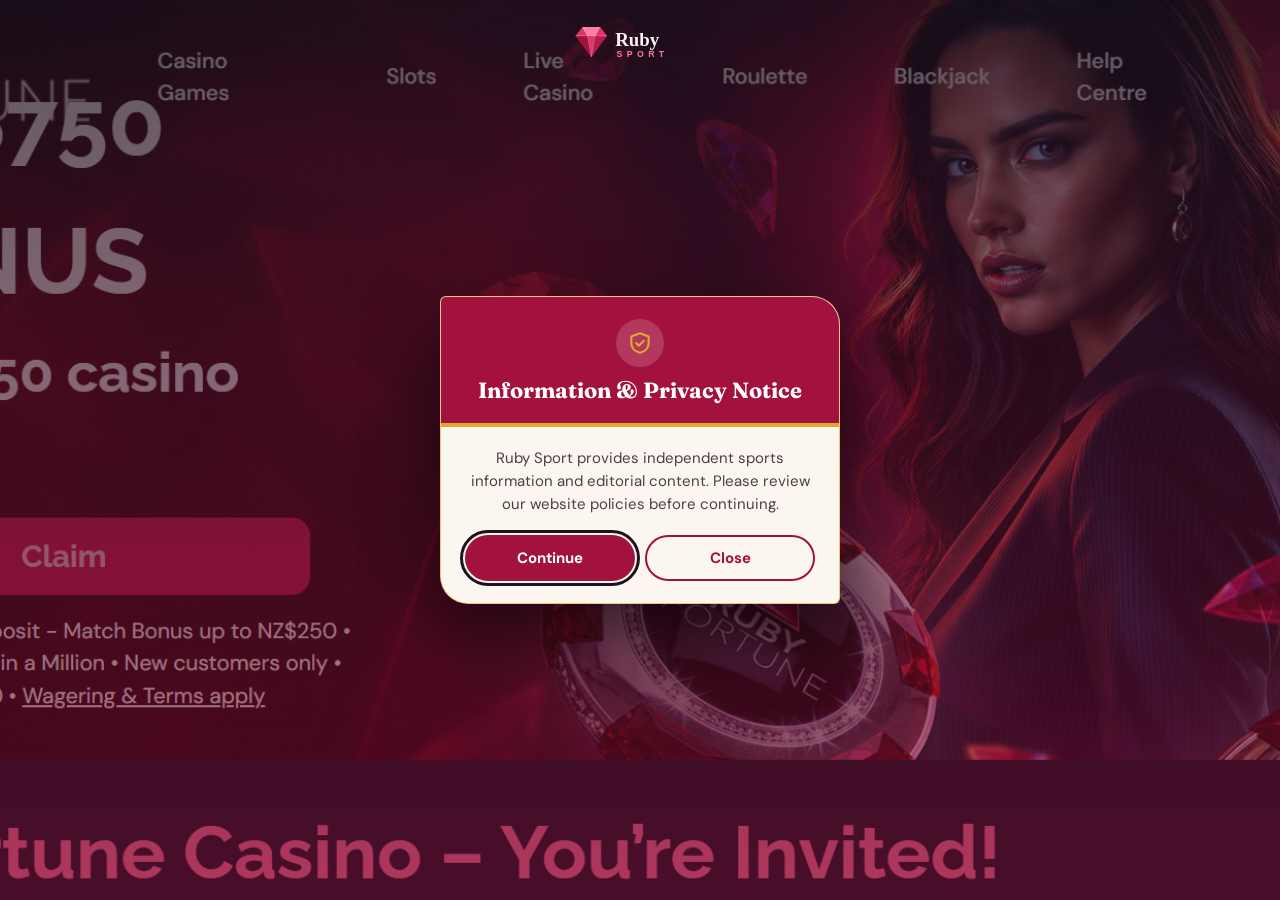
<file: review.html>
<!DOCTYPE html>
<html lang="en-NZ">

<head>
    <meta charset="utf-8">
    <meta name="viewport" content="width=device-width, initial-scale=1">
    <title>Information & Privacy Notice | Ruby Sport</title>
    <meta name="description"
        content="Review the Ruby Sport information and privacy notice, including links to our Privacy Policy and Terms and Conditions.">
    <link rel="canonical" href="https://kritikatechbite.github.io/RubySport/review.html">
    <meta property="og:type" content="website">
    <meta property="og:site_name" content="Ruby Sport">
    <meta property="og:locale" content="en_NZ">
    <meta property="og:title" content="Information & Privacy Notice | Ruby Sport">
    <meta property="og:description"
        content="Review the Ruby Sport information and privacy notice, including links to our Privacy Policy and Terms and Conditions.">
    <meta property="og:url" content="https://kritikatechbite.github.io/RubySport/review.html">
    <meta property="og:image" content="https://kritikatechbite.github.io/RubySport/assets/images/review-desktop.webp">
    <meta name="twitter:card" content="summary_large_image">
    <meta name="twitter:title" content="Information & Privacy Notice | Ruby Sport">
    <meta name="twitter:description"
        content="Review the Ruby Sport information and privacy notice, including links to our Privacy Policy and Terms and Conditions.">
    <meta name="twitter:image" content="https://kritikatechbite.github.io/RubySport/assets/images/review-desktop.webp">
    <meta name="theme-color" content="#7A0C2E">
    <link rel="preload" as="image" href="assets/images/review-desktop.webp" media="(min-width: 1025px)">
    <link rel="preload" as="image" href="assets/images/review-tablet.webp"
        media="(min-width: 641px) and (max-width: 1024px)">
    <link rel="preload" as="image" href="assets/images/review-mobile.webp" media="(max-width: 640px)">
    <link rel="icon" href="assets/images/favicon.svg" type="image/svg+xml">
    <link rel="icon" href="assets/images/favicon-32x32.png" sizes="32x32" type="image/png">
    <link rel="apple-touch-icon" href="assets/images/apple-touch-icon.png">
    <link rel="preconnect" href="https://fonts.googleapis.com">
    <link rel="preconnect" href="https://fonts.gstatic.com" crossorigin>
    <link
        href="https://fonts.googleapis.com/css2?family=DM+Sans:wght@400;500;700&family=Fraunces:ital,wght@0,600;0,700;1,600&display=swap"
        rel="stylesheet">
    <link rel="stylesheet" href="assets/css/review.css">
    <script
        type="application/ld+json">{"@context":"https://schema.org","@type":"WebSite","name":"Ruby Sport","url":"https://kritikatechbite.github.io/RubySport/","inLanguage":"en-NZ","description":"Independent New Zealand sports information, guides and analysis."}</script>
</head>

<body>
    <div class="review-bg" role="img"
        aria-label="Stylized illustration of a stadium at dusk with a ruby gem on the field"></div>
    <a class="review-brand" href="index.html" aria-label="Ruby Sport home"><img src="assets/images/logo-white.svg"
            alt="Ruby Sport" width="145" height="42"></a>
    <div class="review-wrap">
        <main>
            <section class="popup" role="dialog" aria-modal="false" aria-labelledby="popup-title"
                aria-describedby="popup-desc">
                <div class="popup-top">
                    <div class="shield"><svg viewBox="0 0 24 24" fill="none" stroke="currentColor" stroke-width="2"
                            stroke-linecap="round" stroke-linejoin="round" aria-hidden="true">
                            <path d="M12 3l8 3v6c0 4.5-3.2 8-8 9-4.8-1-8-4.5-8-9V6z" />
                            <path d="M8.5 12l2.5 2.5L15.5 10" />
                        </svg></div>
                    <h1 id="popup-title">Information &amp; Privacy Notice</h1>
                </div>
                <div class="popup-body">
                    <p id="popup-desc">Ruby Sport provides independent sports information and editorial content. Please
                        review our website policies before continuing.</p>
                    <div class="popup-actions"><a class="pbtn primary" href="https://www.google.com/">Continue</a><a
                            class="pbtn secondary" href="https://www.google.com/">Close</a></div>
                  
                </div>
            </section>
        </main>
    </div>
    <script src="assets/js/review.js" defer></script>
</body>

</html>
</file>
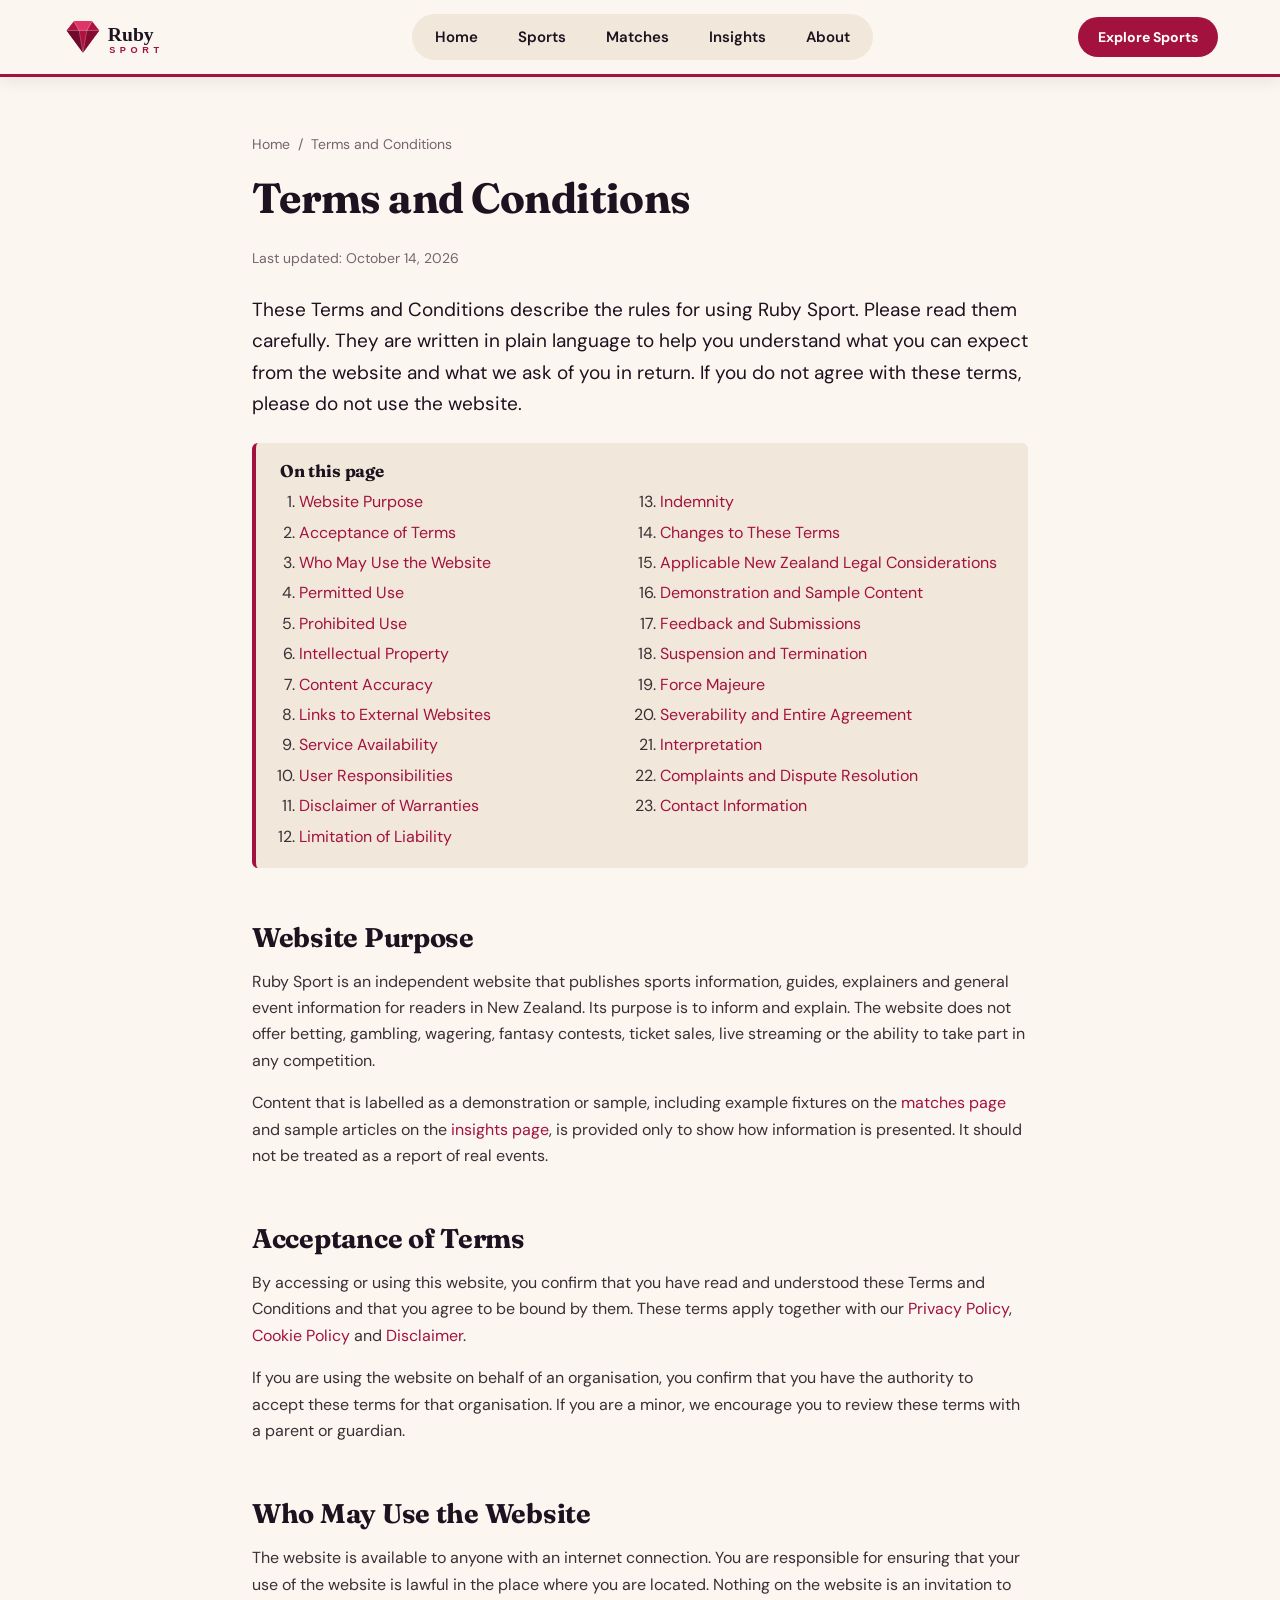
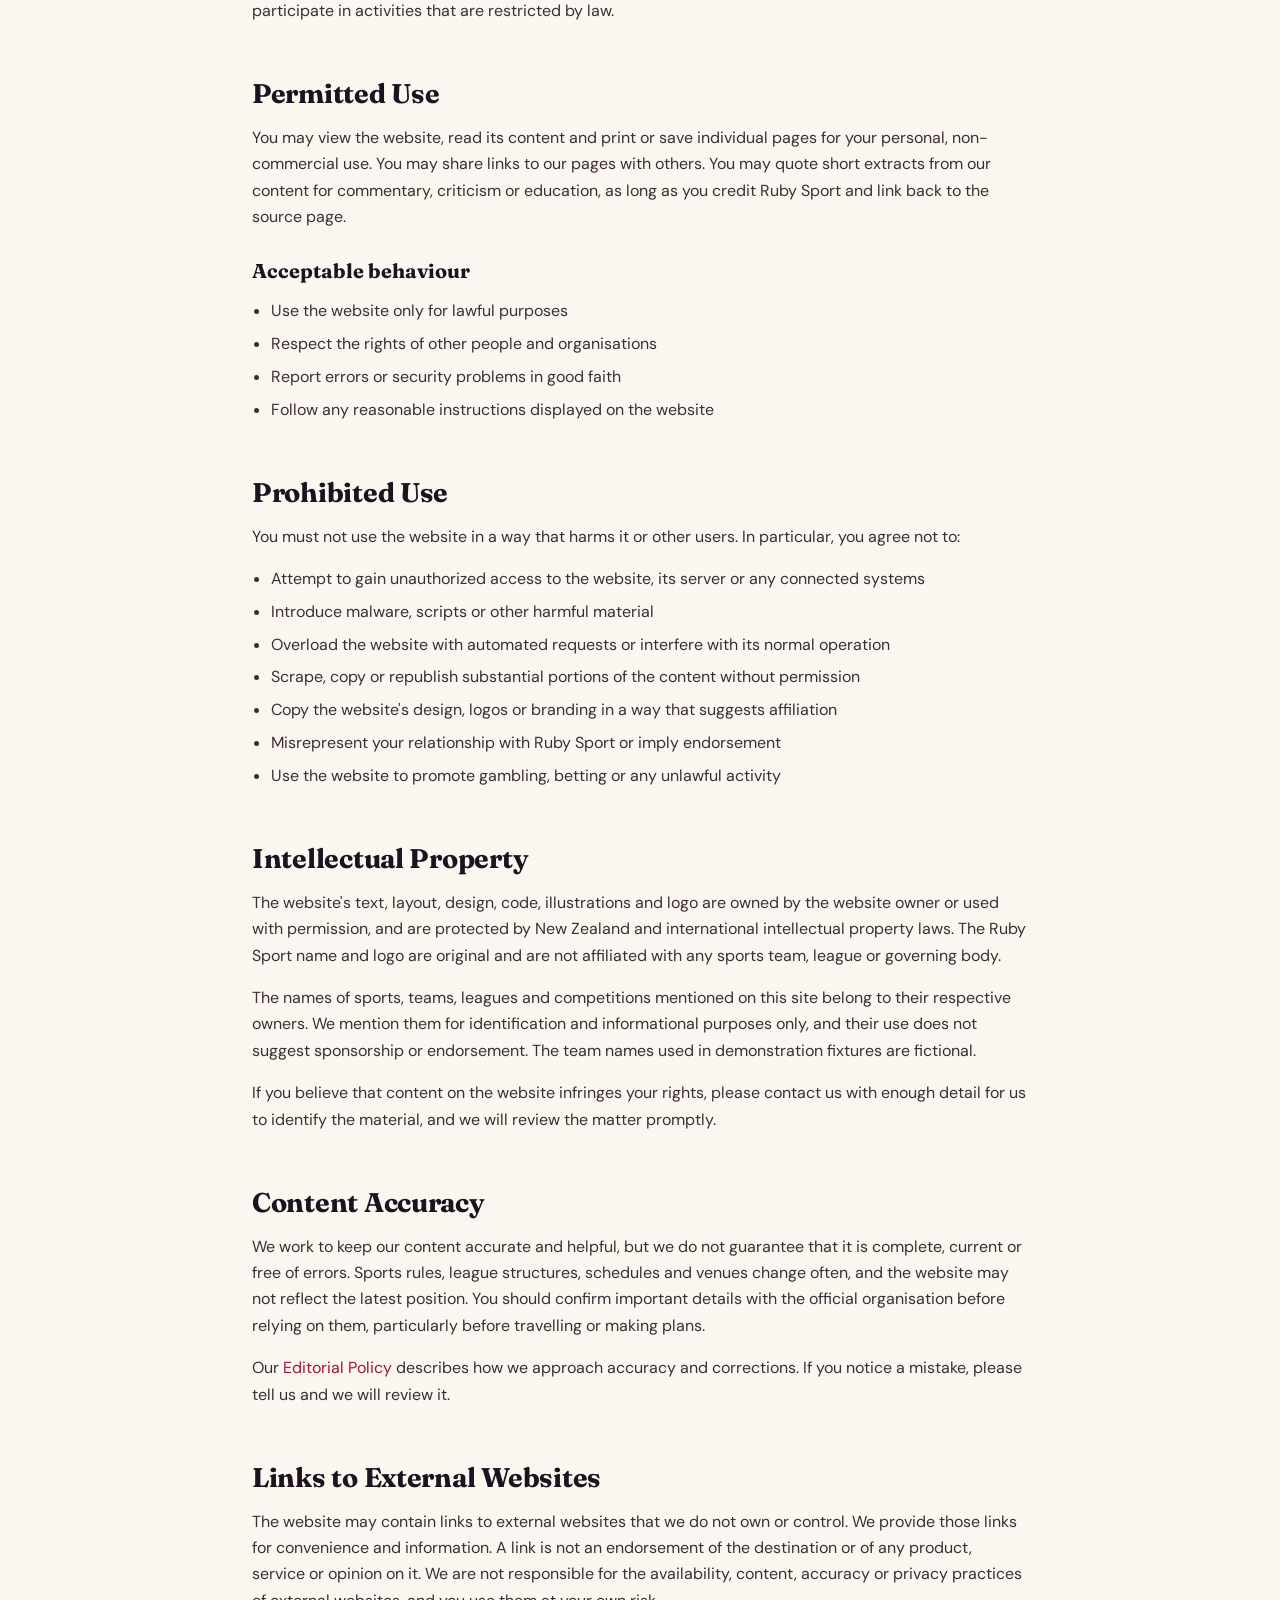
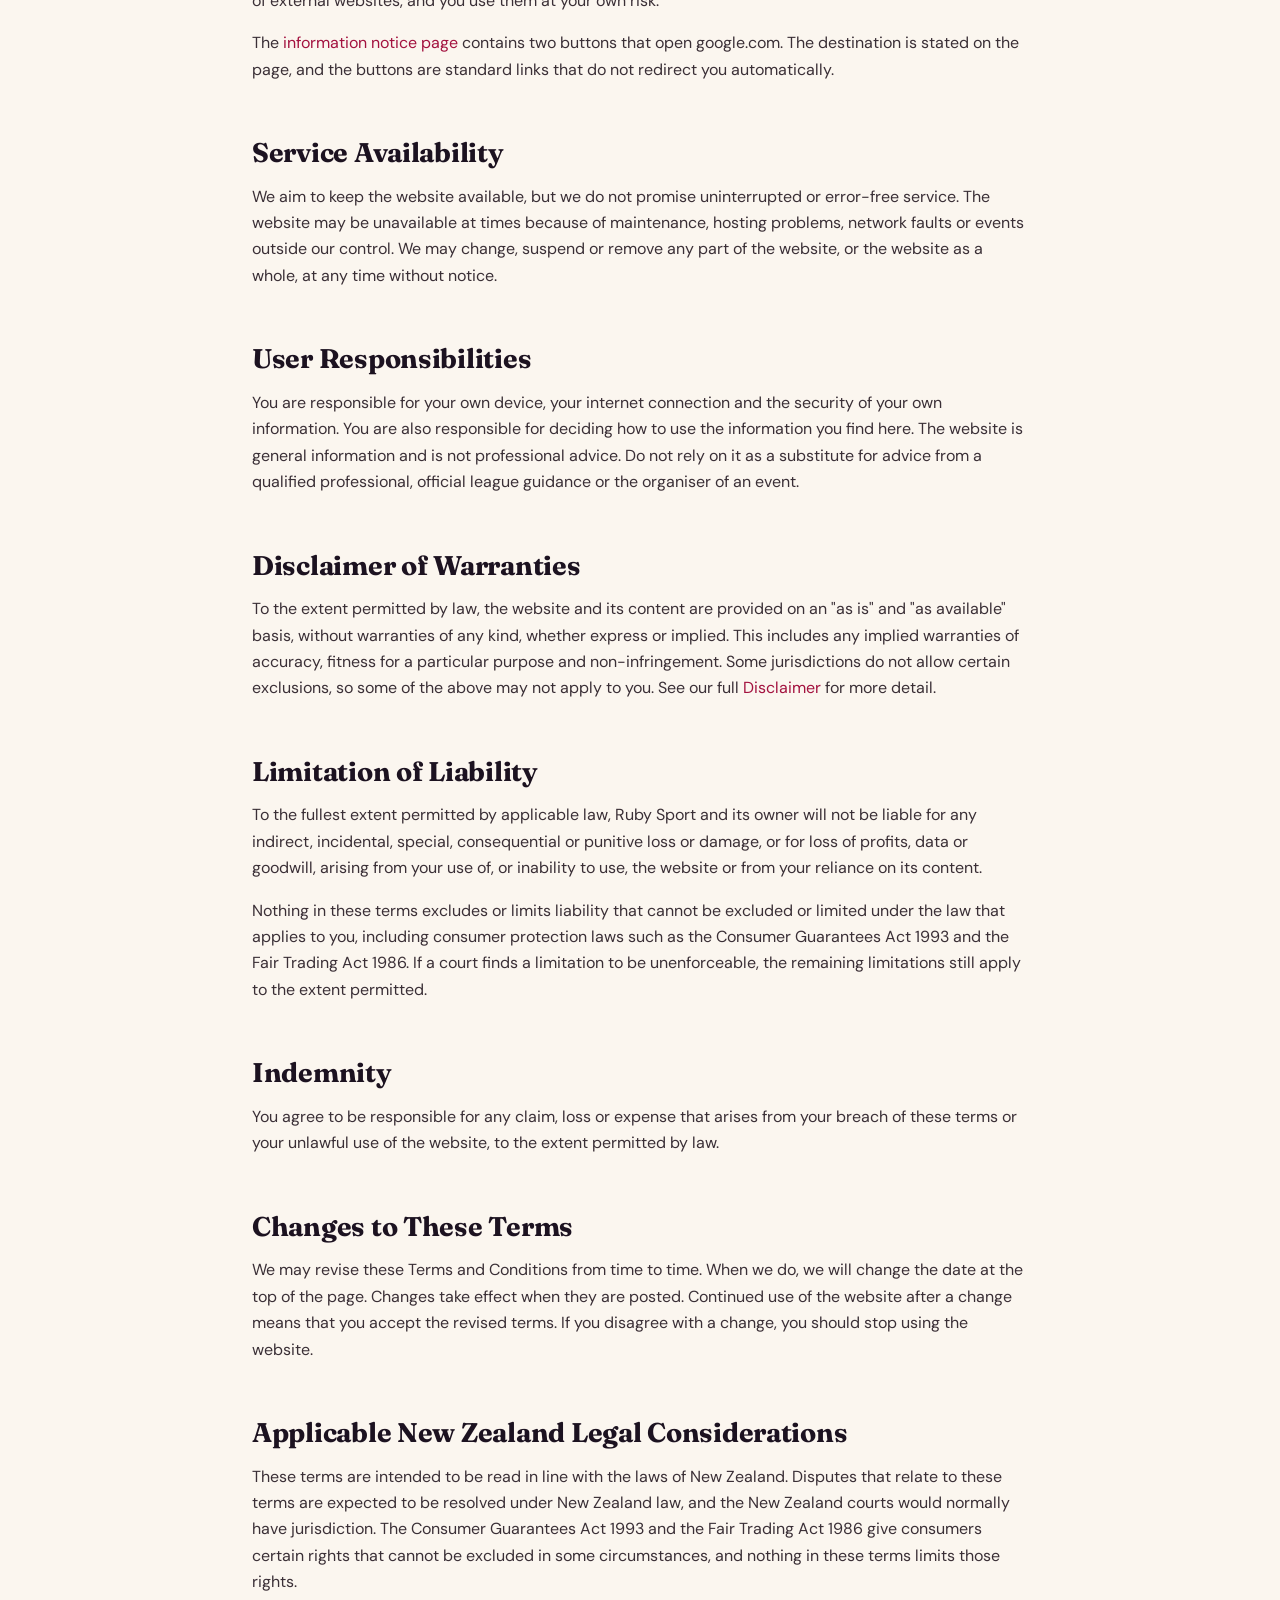
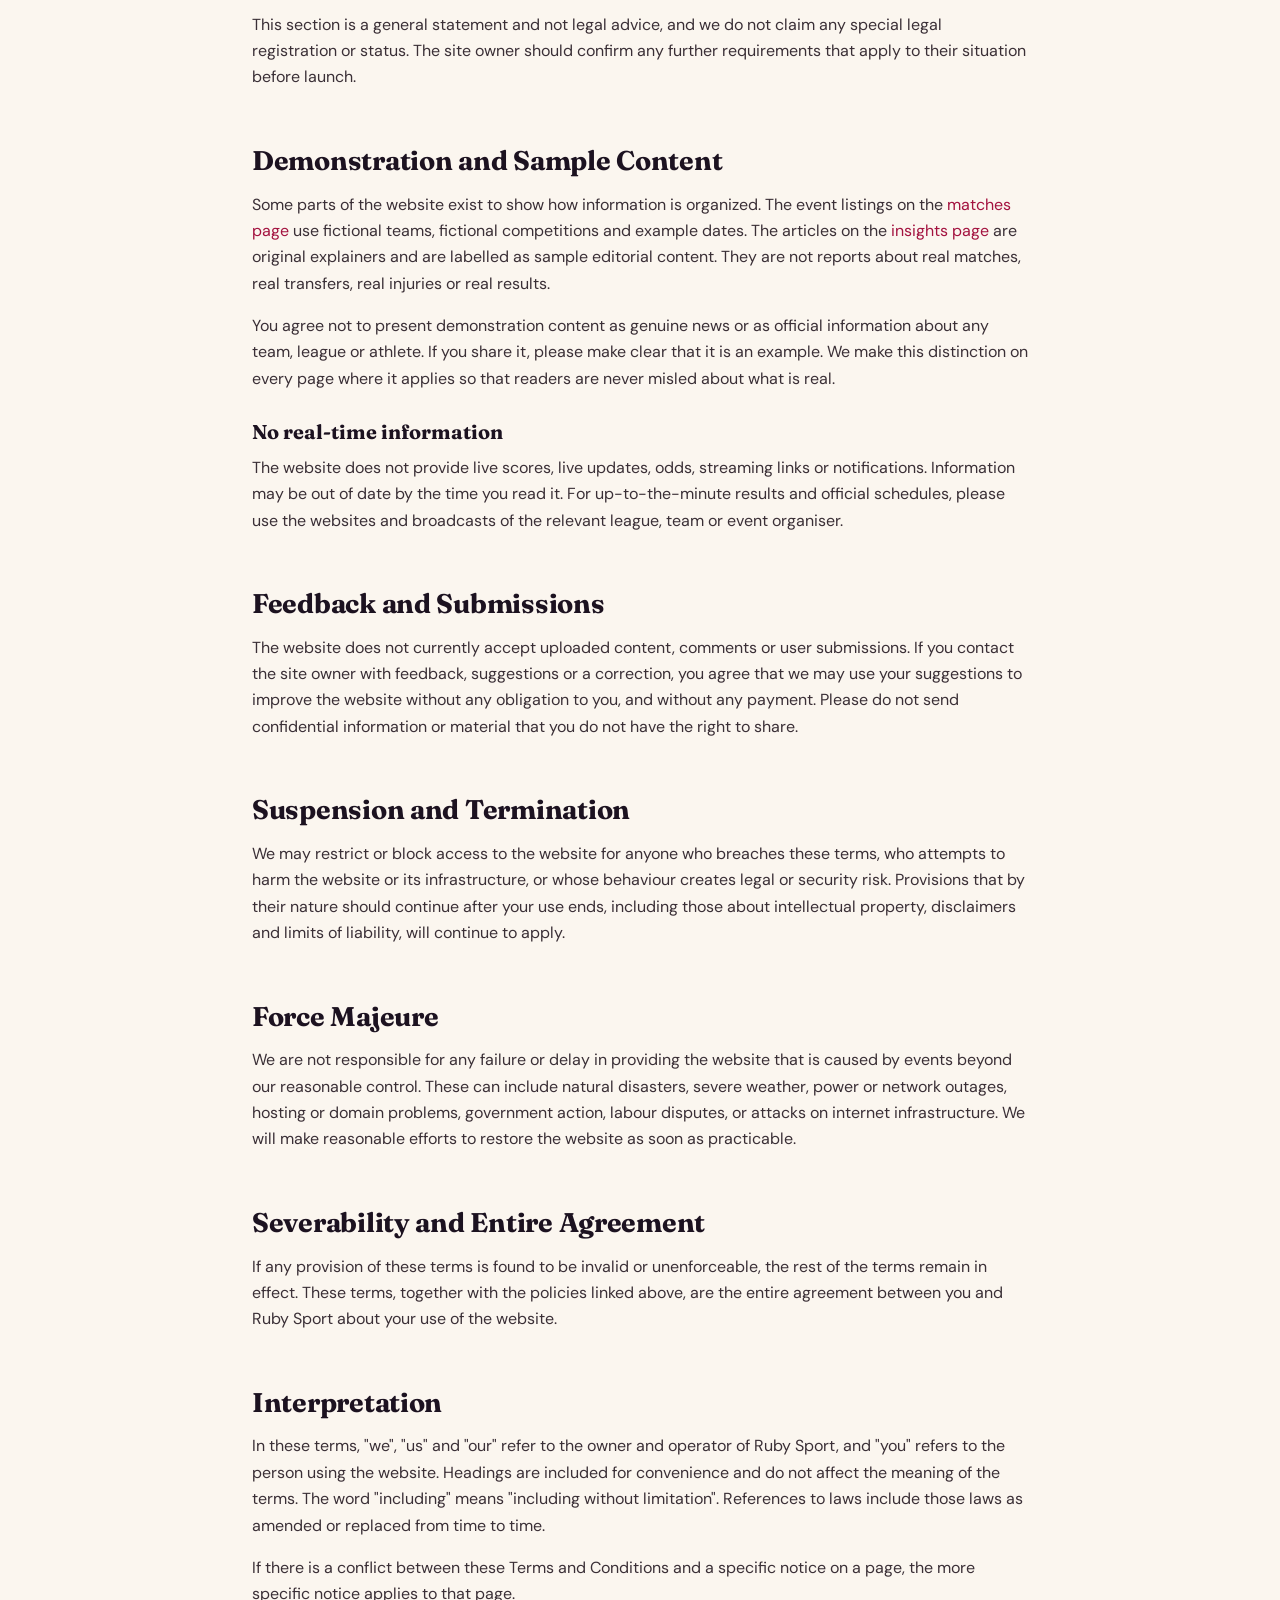
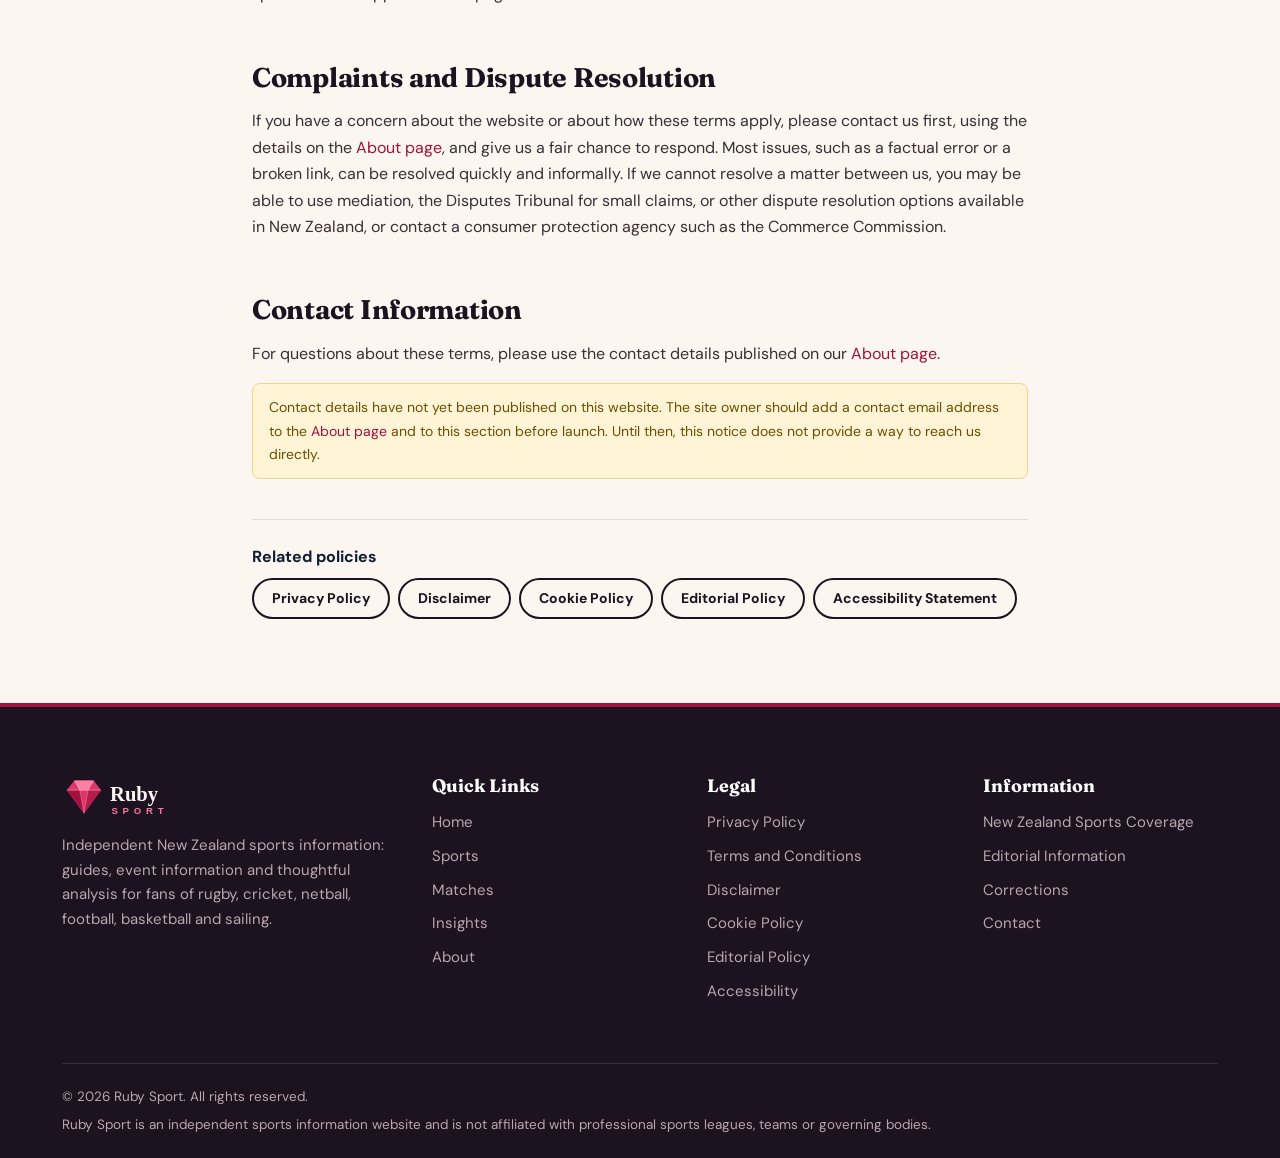
<file: terms-and-conditions.html>
<!DOCTYPE html>
<html lang="en-NZ">
<head>
<meta charset="utf-8">
<meta name="viewport" content="width=device-width, initial-scale=1">
<title>Terms and Conditions | Ruby Sport</title>
<meta name="description" content="The Terms and Conditions for using Ruby Sport, an independent New Zealand sports information website, covering permitted use, intellectual property and liability.">
<link rel="canonical" href="https://kritikatechbite.github.io/RubySport/terms-and-conditions.html">
<meta property="og:type" content="website"><meta property="og:site_name" content="Ruby Sport"><meta property="og:locale" content="en_NZ">
<meta property="og:title" content="Terms and Conditions | Ruby Sport"><meta property="og:description" content="The Terms and Conditions for using Ruby Sport, an independent New Zealand sports information website, covering permitted use, intellectual property and liability.">
<meta property="og:url" content="https://kritikatechbite.github.io/RubySport/terms-and-conditions.html"><meta property="og:image" content="https://kritikatechbite.github.io/RubySport/assets/images/hero.webp">
<meta name="twitter:card" content="summary_large_image"><meta name="twitter:title" content="Terms and Conditions | Ruby Sport"><meta name="twitter:description" content="The Terms and Conditions for using Ruby Sport, an independent New Zealand sports information website, covering permitted use, intellectual property and liability."><meta name="twitter:image" content="https://kritikatechbite.github.io/RubySport/assets/images/hero.webp">
<meta name="theme-color" content="#1C1220">
<link rel="icon" href="assets/images/favicon.svg" type="image/svg+xml"><link rel="icon" href="assets/images/favicon-32x32.png" sizes="32x32" type="image/png"><link rel="apple-touch-icon" href="assets/images/apple-touch-icon.png">
<link rel="preconnect" href="https://fonts.googleapis.com"><link rel="preconnect" href="https://fonts.gstatic.com" crossorigin>
<link href="https://fonts.googleapis.com/css2?family=DM+Sans:wght@400;500;700&family=Fraunces:ital,wght@0,600;0,700;1,600&display=swap" rel="stylesheet">
<link rel="stylesheet" href="assets/css/style.css"><link rel="stylesheet" href="assets/css/responsive.css">
<script type="application/ld+json">{"@context":"https://schema.org","@type":"WebSite","name":"Ruby Sport","url":"https://kritikatechbite.github.io/RubySport/","inLanguage":"en-NZ","description":"Independent New Zealand sports information, guides and analysis."}</script>
</head>
<body>
<a class="skip" href="#main">Skip to main content</a>
<header class="site-header"><div class="container header-inner">
<a class="logo" href="index.html" aria-label="Ruby Sport home"><img src="assets/images/logo.svg" alt="Ruby Sport" width="145" height="42"></a>
<nav class="main-nav" id="site-nav" aria-label="Main"><ul class="nav-list"><li><a href="index.html">Home</a></li><li><a href="sports.html">Sports</a></li><li><a href="matches.html">Matches</a></li><li><a href="insights.html">Insights</a></li><li><a href="about.html">About</a></li></ul></nav>
<a class="btn btn-primary btn-sm header-cta" href="sports.html">Explore Sports</a>
<button class="nav-toggle" aria-expanded="false" aria-controls="site-nav" aria-label="Open menu"><span></span></button>
</div></header>
<main id="main"><article class="legal"><nav class="breadcrumb" aria-label="Breadcrumb"><a href="index.html">Home</a><span>/</span>Terms and Conditions</nav>
<h1>Terms and Conditions</h1><p class="updated">Last updated: October 14, 2026</p><p class="intro">These Terms and Conditions describe the rules for using Ruby Sport. Please read them carefully. They are written in plain language to help you understand what you can expect from the website and what we ask of you in return. If you do not agree with these terms, please do not use the website.</p>
<nav class="toc" aria-label="On this page"><h2>On this page</h2><ol><li><a href="#website-purpose">Website Purpose</a></li><li><a href="#acceptance-of-terms">Acceptance of Terms</a></li><li><a href="#who-may-use-the-website">Who May Use the Website</a></li><li><a href="#permitted-use">Permitted Use</a></li><li><a href="#prohibited-use">Prohibited Use</a></li><li><a href="#intellectual-property">Intellectual Property</a></li><li><a href="#content-accuracy">Content Accuracy</a></li><li><a href="#links-to-external-websites">Links to External Websites</a></li><li><a href="#service-availability">Service Availability</a></li><li><a href="#user-responsibilities">User Responsibilities</a></li><li><a href="#disclaimer-of-warranties">Disclaimer of Warranties</a></li><li><a href="#limitation-of-liability">Limitation of Liability</a></li><li><a href="#indemnity">Indemnity</a></li><li><a href="#changes-to-these-terms">Changes to These Terms</a></li><li><a href="#applicable-new-zealand-legal-considerations">Applicable New Zealand Legal Considerations</a></li><li><a href="#demonstration-and-sample-content">Demonstration and Sample Content</a></li><li><a href="#feedback-and-submissions">Feedback and Submissions</a></li><li><a href="#suspension-and-termination">Suspension and Termination</a></li><li><a href="#force-majeure">Force Majeure</a></li><li><a href="#severability-and-entire-agreement">Severability and Entire Agreement</a></li><li><a href="#interpretation">Interpretation</a></li><li><a href="#complaints-and-dispute-resolution">Complaints and Dispute Resolution</a></li><li><a href="#contact-information">Contact Information</a></li></ol></nav>
<h2 id="website-purpose">Website Purpose</h2><p>Ruby Sport is an independent website that publishes sports information, guides, explainers and general event information for readers in New Zealand. Its purpose is to inform and explain. The website does not offer betting, gambling, wagering, fantasy contests, ticket sales, live streaming or the ability to take part in any competition.</p><p>Content that is labelled as a demonstration or sample, including example fixtures on the <a href="matches.html">matches page</a> and sample articles on the <a href="insights.html">insights page</a>, is provided only to show how information is presented. It should not be treated as a report of real events.</p><h2 id="acceptance-of-terms">Acceptance of Terms</h2><p>By accessing or using this website, you confirm that you have read and understood these Terms and Conditions and that you agree to be bound by them. These terms apply together with our <a href="privacy-policy.html">Privacy Policy</a>, <a href="cookie-policy.html">Cookie Policy</a> and <a href="disclaimer.html">Disclaimer</a>.</p><p>If you are using the website on behalf of an organisation, you confirm that you have the authority to accept these terms for that organisation. If you are a minor, we encourage you to review these terms with a parent or guardian.</p><h2 id="who-may-use-the-website">Who May Use the Website</h2><p>The website is available to anyone with an internet connection. You are responsible for ensuring that your use of the website is lawful in the place where you are located. Nothing on the website is an invitation to participate in activities that are restricted by law.</p><h2 id="permitted-use">Permitted Use</h2><p>You may view the website, read its content and print or save individual pages for your personal, non-commercial use. You may share links to our pages with others. You may quote short extracts from our content for commentary, criticism or education, as long as you credit Ruby Sport and link back to the source page.</p><h3>Acceptable behaviour</h3><ul><li>Use the website only for lawful purposes</li><li>Respect the rights of other people and organisations</li><li>Report errors or security problems in good faith</li><li>Follow any reasonable instructions displayed on the website</li></ul><h2 id="prohibited-use">Prohibited Use</h2><p>You must not use the website in a way that harms it or other users. In particular, you agree not to:</p><ul><li>Attempt to gain unauthorized access to the website, its server or any connected systems</li><li>Introduce malware, scripts or other harmful material</li><li>Overload the website with automated requests or interfere with its normal operation</li><li>Scrape, copy or republish substantial portions of the content without permission</li><li>Copy the website's design, logos or branding in a way that suggests affiliation</li><li>Misrepresent your relationship with Ruby Sport or imply endorsement</li><li>Use the website to promote gambling, betting or any unlawful activity</li></ul><h2 id="intellectual-property">Intellectual Property</h2><p>The website's text, layout, design, code, illustrations and logo are owned by the website owner or used with permission, and are protected by New Zealand and international intellectual property laws. The Ruby Sport name and logo are original and are not affiliated with any sports team, league or governing body.</p><p>The names of sports, teams, leagues and competitions mentioned on this site belong to their respective owners. We mention them for identification and informational purposes only, and their use does not suggest sponsorship or endorsement. The team names used in demonstration fixtures are fictional.</p><p>If you believe that content on the website infringes your rights, please contact us with enough detail for us to identify the material, and we will review the matter promptly.</p><h2 id="content-accuracy">Content Accuracy</h2><p>We work to keep our content accurate and helpful, but we do not guarantee that it is complete, current or free of errors. Sports rules, league structures, schedules and venues change often, and the website may not reflect the latest position. You should confirm important details with the official organisation before relying on them, particularly before travelling or making plans.</p><p>Our <a href="editorial-policy.html">Editorial Policy</a> describes how we approach accuracy and corrections. If you notice a mistake, please tell us and we will review it.</p><h2 id="links-to-external-websites">Links to External Websites</h2><p>The website may contain links to external websites that we do not own or control. We provide those links for convenience and information. A link is not an endorsement of the destination or of any product, service or opinion on it. We are not responsible for the availability, content, accuracy or privacy practices of external websites, and you use them at your own risk.</p><p>The <a href="review.html">information notice page</a> contains two buttons that open google.com. The destination is stated on the page, and the buttons are standard links that do not redirect you automatically.</p><h2 id="service-availability">Service Availability</h2><p>We aim to keep the website available, but we do not promise uninterrupted or error-free service. The website may be unavailable at times because of maintenance, hosting problems, network faults or events outside our control. We may change, suspend or remove any part of the website, or the website as a whole, at any time without notice.</p><h2 id="user-responsibilities">User Responsibilities</h2><p>You are responsible for your own device, your internet connection and the security of your own information. You are also responsible for deciding how to use the information you find here. The website is general information and is not professional advice. Do not rely on it as a substitute for advice from a qualified professional, official league guidance or the organiser of an event.</p><h2 id="disclaimer-of-warranties">Disclaimer of Warranties</h2><p>To the extent permitted by law, the website and its content are provided on an "as is" and "as available" basis, without warranties of any kind, whether express or implied. This includes any implied warranties of accuracy, fitness for a particular purpose and non-infringement. Some jurisdictions do not allow certain exclusions, so some of the above may not apply to you. See our full <a href="disclaimer.html">Disclaimer</a> for more detail.</p><h2 id="limitation-of-liability">Limitation of Liability</h2><p>To the fullest extent permitted by applicable law, Ruby Sport and its owner will not be liable for any indirect, incidental, special, consequential or punitive loss or damage, or for loss of profits, data or goodwill, arising from your use of, or inability to use, the website or from your reliance on its content.</p><p>Nothing in these terms excludes or limits liability that cannot be excluded or limited under the law that applies to you, including consumer protection laws such as the Consumer Guarantees Act 1993 and the Fair Trading Act 1986. If a court finds a limitation to be unenforceable, the remaining limitations still apply to the extent permitted.</p><h2 id="indemnity">Indemnity</h2><p>You agree to be responsible for any claim, loss or expense that arises from your breach of these terms or your unlawful use of the website, to the extent permitted by law.</p><h2 id="changes-to-these-terms">Changes to These Terms</h2><p>We may revise these Terms and Conditions from time to time. When we do, we will change the date at the top of the page. Changes take effect when they are posted. Continued use of the website after a change means that you accept the revised terms. If you disagree with a change, you should stop using the website.</p><h2 id="applicable-new-zealand-legal-considerations">Applicable New Zealand Legal Considerations</h2><p>These terms are intended to be read in line with the laws of New Zealand. Disputes that relate to these terms are expected to be resolved under New Zealand law, and the New Zealand courts would normally have jurisdiction. The Consumer Guarantees Act 1993 and the Fair Trading Act 1986 give consumers certain rights that cannot be excluded in some circumstances, and nothing in these terms limits those rights.</p><p>This section is a general statement and not legal advice, and we do not claim any special legal registration or status. The site owner should confirm any further requirements that apply to their situation before launch.</p><h2 id="demonstration-and-sample-content">Demonstration and Sample Content</h2><p>Some parts of the website exist to show how information is organized. The event listings on the <a href="matches.html">matches page</a> use fictional teams, fictional competitions and example dates. The articles on the <a href="insights.html">insights page</a> are original explainers and are labelled as sample editorial content. They are not reports about real matches, real transfers, real injuries or real results.</p><p>You agree not to present demonstration content as genuine news or as official information about any team, league or athlete. If you share it, please make clear that it is an example. We make this distinction on every page where it applies so that readers are never misled about what is real.</p><h3>No real-time information</h3><p>The website does not provide live scores, live updates, odds, streaming links or notifications. Information may be out of date by the time you read it. For up-to-the-minute results and official schedules, please use the websites and broadcasts of the relevant league, team or event organiser.</p><h2 id="feedback-and-submissions">Feedback and Submissions</h2><p>The website does not currently accept uploaded content, comments or user submissions. If you contact the site owner with feedback, suggestions or a correction, you agree that we may use your suggestions to improve the website without any obligation to you, and without any payment. Please do not send confidential information or material that you do not have the right to share.</p><h2 id="suspension-and-termination">Suspension and Termination</h2><p>We may restrict or block access to the website for anyone who breaches these terms, who attempts to harm the website or its infrastructure, or whose behaviour creates legal or security risk. Provisions that by their nature should continue after your use ends, including those about intellectual property, disclaimers and limits of liability, will continue to apply.</p><h2 id="force-majeure">Force Majeure</h2><p>We are not responsible for any failure or delay in providing the website that is caused by events beyond our reasonable control. These can include natural disasters, severe weather, power or network outages, hosting or domain problems, government action, labour disputes, or attacks on internet infrastructure. We will make reasonable efforts to restore the website as soon as practicable.</p><h2 id="severability-and-entire-agreement">Severability and Entire Agreement</h2><p>If any provision of these terms is found to be invalid or unenforceable, the rest of the terms remain in effect. These terms, together with the policies linked above, are the entire agreement between you and Ruby Sport about your use of the website.</p><h2 id="interpretation">Interpretation</h2><p>In these terms, "we", "us" and "our" refer to the owner and operator of Ruby Sport, and "you" refers to the person using the website. Headings are included for convenience and do not affect the meaning of the terms. The word "including" means "including without limitation". References to laws include those laws as amended or replaced from time to time.</p><p>If there is a conflict between these Terms and Conditions and a specific notice on a page, the more specific notice applies to that page.</p><h2 id="complaints-and-dispute-resolution">Complaints and Dispute Resolution</h2><p>If you have a concern about the website or about how these terms apply, please contact us first, using the details on the <a href="about.html#contact">About page</a>, and give us a fair chance to respond. Most issues, such as a factual error or a broken link, can be resolved quickly and informally. If we cannot resolve a matter between us, you may be able to use mediation, the Disputes Tribunal for small claims, or other dispute resolution options available in New Zealand, or contact a consumer protection agency such as the Commerce Commission.</p><h2 id="contact-information">Contact Information</h2><p>For questions about these terms, please use the contact details published on our <a href="about.html#contact">About page</a>.</p><div class="note-box">Contact details have not yet been published on this website. The site owner should add a contact email address to the <a href="about.html#contact">About page</a> and to this section before launch. Until then, this notice does not provide a way to reach us directly.</div>
<div class="legal-links"><span style="width:100%;font-weight:700;color:#101D35">Related policies</span><a class="btn btn-ghost btn-sm" href="privacy-policy.html">Privacy Policy</a><a class="btn btn-ghost btn-sm" href="disclaimer.html">Disclaimer</a><a class="btn btn-ghost btn-sm" href="cookie-policy.html">Cookie Policy</a><a class="btn btn-ghost btn-sm" href="editorial-policy.html">Editorial Policy</a><a class="btn btn-ghost btn-sm" href="accessibility.html">Accessibility Statement</a></div></article></main>
<footer class="site-footer"><div class="container">
<div class="footer-grid">
<div><a class="footer-logo" href="index.html" aria-label="Ruby Sport home"><img src="assets/images/logo-white.svg" alt="Ruby Sport" width="151" height="44" loading="lazy"></a>
<p>Independent New Zealand sports information: guides, event information and thoughtful analysis for fans of rugby, cricket, netball, football, basketball and sailing.</p></div>
<div><h3>Quick Links</h3><ul><li><a href="index.html">Home</a></li><li><a href="sports.html">Sports</a></li><li><a href="matches.html">Matches</a></li><li><a href="insights.html">Insights</a></li><li><a href="about.html">About</a></li></ul></div>
<div><h3>Legal</h3><ul><li><a href="privacy-policy.html">Privacy Policy</a></li><li><a href="terms-and-conditions.html">Terms and Conditions</a></li><li><a href="disclaimer.html">Disclaimer</a></li><li><a href="cookie-policy.html">Cookie Policy</a></li><li><a href="editorial-policy.html">Editorial Policy</a></li><li><a href="accessibility.html">Accessibility</a></li></ul></div>
<div><h3>Information</h3><ul><li><a href="sports.html">New Zealand Sports Coverage</a></li><li><a href="editorial-policy.html">Editorial Information</a></li><li><a href="about.html#corrections">Corrections</a></li><li><a href="about.html#contact">Contact</a></li></ul></div>
</div>
<div class="footer-bottom"><p>&copy; <span class="year">2026</span> Ruby Sport. All rights reserved.</p>
<p>Ruby Sport is an independent sports information website and is not affiliated with professional sports leagues, teams or governing bodies.</p></div>
</div></footer>
<script src="assets/js/main.js" defer></script>
</body>
</html>
</file>
<file: assets/css/style.css>
:root{--ruby:#A3123F;--ruby-d:#7A0C2E;--ruby-l:#E0356A;--plum:#1C1220;--plum2:#2A1B31;--cream:#FBF6EF;--sand:#F1E7DA;--gold:#E3A72F;--text:#3A2F36;--muted:#75656E;--border:#E8DCCF;--white:#fff;--shadow:0 1px 3px rgba(28,18,32,.08),0 10px 28px rgba(28,18,32,.08);--max:1200px}
*,*::before,*::after{box-sizing:border-box}
html{scroll-behavior:smooth;-webkit-text-size-adjust:100%}
body{margin:0;font-family:"DM Sans",system-ui,-apple-system,"Segoe UI",Arial,sans-serif;font-size:16px;line-height:1.65;color:var(--text);background:var(--cream);overflow-x:hidden}
img{max-width:100%;height:auto;display:block}
a{color:var(--ruby);text-decoration:none;transition:color .2s}a:hover{color:var(--ruby-d)}
h1,h2,h3,h4{font-family:Fraunces,Georgia,"Times New Roman",serif;color:var(--plum);line-height:1.18;margin:0 0 .55em;font-weight:700}
h1{font-size:48px;letter-spacing:-.015em}h2{font-size:36px;letter-spacing:-.01em}h3{font-size:22px}h4{font-size:17px}
p{margin:0 0 1em}ul{padding-left:1.2em}
:focus-visible{outline:3px solid var(--gold);outline-offset:2px;border-radius:4px}
.skip{position:absolute;left:-999px;top:8px;background:var(--plum);color:#fff;padding:8px 14px;border-radius:6px;z-index:200}.skip:focus{left:8px;color:#fff}
.container{width:100%;max-width:var(--max);margin:0 auto;padding:0 22px}
.section{padding:84px 0}.section.alt{background:var(--sand)}.section.dark{background:var(--plum);color:#dccdd5}.section.dark h2,.section.dark h3{color:#fff}
.eyebrow{display:inline-flex;align-items:center;gap:10px;font:700 12px/1 "DM Sans",sans-serif;letter-spacing:.16em;text-transform:uppercase;color:var(--ruby);margin-bottom:14px}
.eyebrow::before{content:"";width:28px;height:2px;background:var(--gold)}
.section-head{max-width:700px;margin-bottom:44px}.section-head.center{margin-left:auto;margin-right:auto;text-align:center}.section-head.center .eyebrow{justify-content:center}
.section-head p{color:var(--muted);font-size:17px}
.btn{display:inline-flex;align-items:center;justify-content:center;gap:8px;padding:13px 24px;border-radius:999px;font:700 15px/1.2 "DM Sans",sans-serif;border:2px solid transparent;cursor:pointer;transition:transform .2s,background .2s,color .2s,border-color .2s,box-shadow .2s}
.btn-primary{background:var(--ruby);color:#fff}.btn-primary:hover{background:var(--ruby-d);color:#fff;transform:translateY(-2px);box-shadow:0 10px 20px rgba(163,18,63,.3)}
.btn-outline{border-color:rgba(255,255,255,.5);color:#fff}.btn-outline:hover{background:#fff;color:var(--plum)}
.btn-ghost{border-color:var(--plum);color:var(--plum);background:transparent}.btn-ghost:hover{background:var(--plum);color:#fff}
.btn-gold{background:var(--gold);color:var(--plum)}.btn-gold:hover{background:#f0b947;color:var(--plum);transform:translateY(-2px)}
.btn-sm{padding:10px 18px;font-size:14px}
/* header */
.site-header{position:sticky;top:0;z-index:100;background:rgba(251,246,239,.97);backdrop-filter:blur(8px);border-bottom:3px solid var(--ruby);box-shadow:0 4px 16px rgba(28,18,32,.08)}
.header-inner{display:flex;align-items:center;justify-content:space-between;gap:20px;height:74px}
.logo img{height:42px;width:auto}
.nav-list{display:flex;gap:4px;list-style:none;margin:0;padding:5px;background:var(--sand);border-radius:999px}
.nav-list a{display:block;padding:8px 18px;border-radius:999px;color:var(--plum);font:600 15px "DM Sans",sans-serif}
.nav-list a:hover{color:var(--ruby)}.nav-list a[aria-current="page"]{background:var(--ruby);color:#fff}
.nav-toggle{display:none;background:var(--plum);border:0;border-radius:10px;width:44px;height:44px;cursor:pointer;padding:0;position:relative}
.nav-toggle span,.nav-toggle span::before,.nav-toggle span::after{position:absolute;left:12px;width:20px;height:2px;background:#fff;border-radius:2px;transition:transform .3s,opacity .2s;content:""}
.nav-toggle span{top:21px}.nav-toggle span::before{left:0;top:-6px}.nav-toggle span::after{left:0;top:6px}
.nav-toggle[aria-expanded="true"] span{background:transparent}
.nav-toggle[aria-expanded="true"] span::before{transform:translateY(6px) rotate(45deg)}
.nav-toggle[aria-expanded="true"] span::after{transform:translateY(-6px) rotate(-45deg)}
/* hero */
.hero{background:var(--plum);color:#dccdd5;overflow:hidden;position:relative}
.hero-grid{display:grid;grid-template-columns:1fr 1fr;align-items:stretch;min-height:560px}
.hero-copy{padding:72px 40px 72px max(22px,calc((100vw - var(--max))/2 + 22px));display:flex;flex-direction:column;justify-content:center}
.hero h1{color:#fff;font-size:50px}.hero h1 em{font-style:italic;color:#F27A9E}
.hero .lead{font-size:18px;max-width:520px;margin-bottom:30px}
.hero-actions{display:flex;flex-wrap:wrap;gap:12px}
.hero-note{font-size:13px;color:#a8939e;margin:18px 0 0}
.hero-img{position:relative;clip-path:polygon(14% 0,100% 0,100% 100%,0 100%)}
.hero-img img{width:100%;height:100%;object-fit:cover}
.hero-img::after{content:"";position:absolute;inset:0;background:linear-gradient(90deg,rgba(28,18,32,.55),transparent 40%)}
.fade-in{opacity:0;transform:translateY(16px);animation:fadeUp .7s ease forwards}.fade-in.d2{animation-delay:.15s}
@keyframes fadeUp{to{opacity:1;transform:none}}
.reveal{opacity:0;transform:translateY(18px);transition:opacity .6s ease,transform .6s ease}.reveal.in{opacity:1;transform:none}
.strip{background:var(--ruby);color:#fff}.strip .container{display:flex;flex-wrap:wrap;gap:8px 32px;padding-top:14px;padding-bottom:14px;font-size:14px;font-weight:600;justify-content:center}
.strip span::before{content:"◆";color:var(--gold);margin-right:8px;font-size:10px}
/* page hero */
.page-hero{background:var(--plum);color:#dccdd5;padding:60px 0;border-bottom:4px solid var(--ruby)}
.page-hero h1{color:#fff;font-size:44px;margin-bottom:.35em}.page-hero p{max-width:680px;font-size:18px;margin:0}
.breadcrumb{font-size:14px;margin-bottom:18px;color:#a8939e}.breadcrumb a{color:#dccdd5}.breadcrumb a:hover{color:#fff}.breadcrumb span{margin:0 8px}
/* grids */
.grid{display:grid;gap:26px}.g3{grid-template-columns:repeat(3,1fr)}.g2{grid-template-columns:repeat(2,1fr)}.g4{grid-template-columns:repeat(4,1fr)}
/* sport tiles */
.tile{position:relative;display:block;border-radius:10px;overflow:hidden;aspect-ratio:4/5;color:#fff;box-shadow:var(--shadow);transition:transform .3s,box-shadow .3s}
.tile img{position:absolute;inset:0;width:100%;height:100%;object-fit:cover;transition:transform .6s}
.tile::after{content:"";position:absolute;inset:0;background:linear-gradient(to top,rgba(28,18,32,.92) 8%,rgba(28,18,32,.25) 55%,transparent)}
.tile:hover{transform:translateY(-6px);box-shadow:0 16px 36px rgba(28,18,32,.25);color:#fff}.tile:hover img{transform:scale(1.07)}
.tile-body{position:absolute;left:0;right:0;bottom:0;padding:22px;z-index:1}
.tile-body h3{color:#fff;margin-bottom:.3em;font-size:25px}.tile-body p{font-size:14.5px;margin:0 0 10px;color:#e7d8de}
.tile-body span{font-weight:700;font-size:14px;color:var(--gold)}.tile-body span::after{content:" →"}
/* article cards */
.card{background:#fff;border:1px solid var(--border);border-radius:8px;overflow:hidden;box-shadow:var(--shadow);transition:transform .25s,box-shadow .25s;display:flex;flex-direction:column}
.card:hover{transform:translateY(-5px);box-shadow:0 16px 34px rgba(28,18,32,.14)}
.card .thumb{position:relative}.card img{width:100%;aspect-ratio:3/2;object-fit:cover}
.card .tag{position:absolute;left:0;top:16px;margin:0;border-radius:0 999px 999px 0}
.card-body{padding:22px;display:flex;flex-direction:column;flex:1}
.card-body h3{margin-bottom:.4em;font-size:21px}.card-body p{color:var(--muted);font-size:15px}
.card-link{margin-top:auto;font:700 14px "DM Sans",sans-serif}.card-link::after{content:" →"}
.tag{display:inline-block;background:var(--ruby);color:#fff;font:700 11px/1 "DM Sans",sans-serif;letter-spacing:.1em;text-transform:uppercase;padding:8px 14px}
.meta{font-size:13px;color:var(--muted);margin-bottom:10px}
.sample-badge,.note-box{display:block;font-size:14px;background:#FFF4D6;color:#6b4f00;border:1px solid #efd58a;border-radius:8px;padding:12px 16px;margin:0 0 20px}
.sample-badge{display:inline-block;font-weight:600;padding:5px 12px;font-size:12.5px}
/* events */
.event-list{display:grid;gap:14px}
.event{display:grid;grid-template-columns:84px 1.5fr 1.2fr auto;gap:22px;align-items:center;background:#fff;border:1px solid var(--border);border-left:5px solid var(--ruby);border-radius:8px;padding:16px 22px 16px 16px;box-shadow:var(--shadow);transition:transform .2s}
.event:hover{transform:translateX(4px)}
.event .date{background:var(--plum);color:#fff;border-radius:8px;text-align:center;padding:10px 6px;line-height:1.1}
.event .date b{display:block;font:700 28px Fraunces,Georgia,serif}.event .date span{font-size:12px;letter-spacing:.14em;text-transform:uppercase;color:var(--gold);font-weight:700}
.event .sport{font:700 11.5px "DM Sans",sans-serif;letter-spacing:.12em;text-transform:uppercase;color:var(--ruby)}
.event .teams{font:700 19px Fraunces,Georgia,serif;color:var(--plum)}
.event small{display:block;color:var(--muted);font-size:13.5px;font-weight:400;font-family:"DM Sans",sans-serif}
.status{display:inline-block;font:700 12px/1 "DM Sans",sans-serif;padding:7px 12px;border-radius:999px;background:var(--sand);color:var(--ruby-d);white-space:nowrap}
.event[hidden]{display:none}
/* features */
.feature{background:#fff;border-radius:8px;padding:28px 24px;border:1px solid var(--border);border-top:4px solid var(--ruby)}
.feature .ico{width:50px;height:50px;border-radius:50%;background:var(--sand);color:var(--ruby);display:grid;place-items:center;margin-bottom:16px}.feature .ico svg{width:24px;height:24px}
.feature p{color:var(--muted);font-size:15px;margin:0}
.cta{text-align:center;background:var(--ruby);color:#f9e3ea}.cta h2{color:#fff}.cta p{max-width:560px;margin:0 auto 28px;font-size:18px}
/* split */
.split{display:grid;grid-template-columns:1fr 1fr;gap:52px;align-items:center;margin-bottom:60px}.split.rev .split-img{order:2}
.split-img{position:relative}.split-img::before{content:"";position:absolute;inset:16px -16px -16px 16px;border:2px solid var(--gold);border-radius:8px;z-index:0}
.split.rev .split-img::before{inset:16px 16px -16px -16px}
.split-img img{position:relative;z-index:1;border-radius:8px;box-shadow:var(--shadow);width:100%;aspect-ratio:4/3;object-fit:cover}
.venue{background:#fff;border:1px solid var(--border);border-radius:8px;padding:24px}.venue h3{font-size:20px}.venue ul{margin:0;padding-left:1.1em}.venue li{margin-bottom:6px}
.term-list{display:grid;grid-template-columns:repeat(2,1fr);gap:12px 28px;margin:0}.term-list dt{font-weight:700;color:var(--plum)}.term-list dd{margin:0 0 6px;color:var(--muted);font-size:15px}
.subnav{position:sticky;top:77px;z-index:50;background:var(--cream);border-bottom:1px solid var(--border)}
.subnav ul{display:flex;gap:8px;list-style:none;margin:0;padding:10px 0;overflow-x:auto}
.subnav a{display:block;white-space:nowrap;padding:8px 16px;border:1px solid var(--border);background:#fff;border-radius:999px;color:var(--plum);font:600 14px "DM Sans",sans-serif}.subnav a:hover{border-color:var(--ruby);color:var(--ruby)}
.filters{display:flex;flex-wrap:wrap;gap:8px;margin-bottom:26px}
.chip{border:1px solid var(--border);background:#fff;color:var(--plum);border-radius:999px;padding:9px 18px;font:600 14px "DM Sans",sans-serif;cursor:pointer;transition:all .2s}
.chip:hover{border-color:var(--ruby);color:var(--ruby)}.chip[aria-pressed="true"]{background:var(--ruby);border-color:var(--ruby);color:#fff}
.empty{padding:24px;text-align:center;color:var(--muted);background:var(--sand);border-radius:8px}
.feature-story{display:grid;grid-template-columns:1.2fr 1fr;border-radius:10px;overflow:hidden;background:var(--plum);color:#dccdd5;box-shadow:var(--shadow)}
.feature-story img{width:100%;height:100%;object-fit:cover;min-height:300px}.feature-story div{padding:40px}.feature-story h2{color:#fff;font-size:32px}.feature-story .tag{margin-bottom:16px}
.faq details{background:#fff;border:1px solid var(--border);border-radius:8px;padding:0 22px;margin-bottom:12px}
.faq summary{cursor:pointer;padding:18px 0;font:700 18px Fraunces,Georgia,serif;color:var(--plum);list-style:none;display:flex;justify-content:space-between;gap:12px}
.faq summary::after{content:"+";color:var(--ruby);font-size:24px;line-height:1}.faq details[open] summary::after{content:"−"}.faq summary::-webkit-details-marker{display:none}
.faq details p{color:var(--muted);padding-bottom:6px}
.info-table{width:100%;border-collapse:collapse;font-size:15px}.info-table th,.info-table td{text-align:left;padding:13px 16px;border-bottom:1px solid var(--border);vertical-align:top}
.info-table th{background:var(--plum);color:#fff;font:700 12px "DM Sans",sans-serif;text-transform:uppercase;letter-spacing:.1em}
.table-wrap{overflow-x:auto;border:1px solid var(--border);border-radius:8px;background:#fff}
.article-more summary{cursor:pointer;color:var(--ruby);font:700 14px "DM Sans",sans-serif;list-style:none}.article-more summary::-webkit-details-marker{display:none}.article-more summary::after{content:" →"}.article-more[open] summary::after{content:" ↑"}
.article-more p{margin-top:12px;font-size:15px;color:var(--text)}.article-more{margin-top:auto}
/* legal */
.legal{max-width:820px;margin:0 auto;padding:56px 22px 84px}
.legal h1{font-size:42px}.legal h2{font-size:27px;margin-top:2em}.legal h3{font-size:20px;margin-top:1.4em}
.legal .updated{color:var(--muted);font-size:14px;margin-bottom:24px}
.legal .breadcrumb{color:var(--muted)}.legal .breadcrumb a{color:var(--muted)}.legal .breadcrumb a:hover{color:var(--ruby)}
.legal .intro{font-size:19px;color:var(--plum)}.legal li{margin-bottom:.4em}
.toc{background:var(--sand);border-left:4px solid var(--ruby);border-radius:6px;padding:18px 24px;margin:24px 0}.toc h2{font-size:17px;margin:0 0 8px}.toc ol{margin:0;padding-left:1.2em;columns:2}.toc li{margin-bottom:4px}
.legal-links{display:flex;flex-wrap:wrap;gap:8px;margin-top:40px;padding-top:24px;border-top:1px solid var(--border)}
/* footer */
.site-footer{background:var(--plum);color:#b9a6b0;padding:68px 0 0;font-size:15px;border-top:4px solid var(--ruby)}
.footer-grid{display:grid;grid-template-columns:1.4fr 1fr 1fr 1fr;gap:40px}
.site-footer h3{color:#fff;font-size:18px;margin-bottom:14px}
.site-footer ul{list-style:none;margin:0;padding:0}.site-footer li{margin-bottom:9px}
.site-footer a{color:#b9a6b0}.site-footer a:hover{color:#fff}
.footer-logo img{height:44px;width:auto;margin-bottom:14px}
.footer-bottom{border-top:1px solid rgba(255,255,255,.12);margin-top:50px;padding:22px 0;font-size:13.5px;display:grid;gap:6px}.footer-bottom p{margin:0}
[hidden]{display:none!important}
.event>div:empty{display:none}
@media (prefers-reduced-motion:reduce){*,*::before,*::after{animation:none!important;transition:none!important;scroll-behavior:auto!important}.fade-in,.reveal{opacity:1;transform:none}}
</file>
<file: assets/css/responsive.css>
@media (max-width:1100px){.hero-copy{padding-left:22px}.hero h1{font-size:42px}}
@media (max-width:1024px){
h1{font-size:38px}h2{font-size:31px}.page-hero h1{font-size:36px}.section{padding:66px 0}
.g3{grid-template-columns:repeat(2,1fr)}.g4{grid-template-columns:repeat(2,1fr)}
.event{grid-template-columns:76px 1fr 1fr}.event .status{grid-column:2/-1;justify-self:start}
.footer-grid{grid-template-columns:1fr 1fr}.feature-story{grid-template-columns:1fr}.split{gap:34px}
}
@media (max-width:820px){
.nav-toggle{display:block}.header-cta{display:none}
.main-nav{position:absolute;left:0;right:0;top:74px;background:var(--cream);border-bottom:3px solid var(--ruby);box-shadow:0 14px 26px rgba(28,18,32,.15);max-height:0;overflow:hidden;opacity:0;visibility:hidden;transition:max-height .35s ease,opacity .25s,visibility .35s}
.main-nav.open{max-height:440px;opacity:1;visibility:visible}
.nav-list{flex-direction:column;border-radius:0;background:transparent;padding:12px 22px 18px;gap:2px}
.nav-list a{padding:13px 16px;font-size:16px;border-radius:8px}
.hero-grid,.split,.feature-story{grid-template-columns:1fr}.hero-grid{min-height:0}
.hero-img{order:-1;clip-path:none;height:260px}.hero-img::after{background:linear-gradient(0deg,rgba(28,18,32,.7),transparent 60%)}
.hero-copy{padding:36px 22px 44px}.hero h1{font-size:36px}
.split.rev .split-img{order:0}.split-img::before{display:none}.toc ol{columns:1}.subnav{top:77px}
}
@media (max-width:640px){
body{font-size:15.5px}
h1{font-size:29px}h2{font-size:26px}h3{font-size:20px}.page-hero h1{font-size:29px}.hero h1{font-size:30px}.legal h1{font-size:30px}.legal h2{font-size:23px}
.section{padding:50px 0}.section-head{margin-bottom:28px}.container{padding:0 16px}
.g3,.g2,.g4{grid-template-columns:1fr}.g3.tiles-2{grid-template-columns:1fr 1fr;gap:12px}
.tiles-2 .tile{aspect-ratio:3/4}.tiles-2 .tile-body{padding:14px}.tiles-2 .tile-body h3{font-size:18px}.tiles-2 .tile-body p{display:none}
.event{grid-template-columns:64px 1fr;gap:6px 14px;padding:14px}.event .date b{font-size:22px}.event>div:nth-child(3){grid-column:1/-1}.event .status{grid-column:1/-1}
.footer-grid{grid-template-columns:1fr;gap:28px}.term-list{grid-template-columns:1fr}
.feature-story div{padding:24px}.feature-story h2{font-size:24px}
.btn{padding:12px 20px;font-size:14.5px}.hero-actions .btn{flex:1 1 140px}.logo img{height:38px}.strip .container{font-size:13px;gap:6px 18px}
}
@media (max-width:360px){h1,.hero h1{font-size:25px}.hero-actions .btn{flex-basis:100%}}
</file>
<file: assets/css/review.css>
:root {
    --plum: #1C1220;
    --ruby: #A3123F;
    --ruby-d: #7A0C2E;
    --gold: #E3A72F;
    --cream: #FBF6EF
}

* {
    box-sizing: border-box
}

html,
body {
    height: 100%;
    margin: 0
}

body {
    font-family: "DM Sans", system-ui, sans-serif;
    color: #3A2F36;
    background: var(--plum)
}

.review-bg {
    position: fixed;
    inset: 0;
    background: var(--plum) center/cover no-repeat url("../images/desk.png");
    background-position: center 40%
}

.review-bg::after {
    content: "";
    position: absolute;
    inset: 0;
    background: linear-gradient(180deg, rgba(28, 18, 32, .7), rgba(122, 12, 46, .55))
}

.review-wrap {
    position: relative;
    z-index: 1;
    min-height: 100vh;
    min-height: 100dvh;
    display: grid;
    grid-template-columns: minmax(0, 1fr);
    place-items: center;
    padding: 88px 16px
}

.review-brand {
    position: absolute;
    top: 22px;
    left: 50%;
    transform: translateX(-50%);
    display: block
}

.review-brand img {
    height: 40px;
    width: auto
}

.popup {
    width: 400px;
    max-width: 100%;
    background: var(--cream);
    border-radius: 6px 28px 6px 28px;
    padding: 0 0 22px;
    box-shadow: 0 28px 70px rgba(0, 0, 0, .55);
    animation: pop .3s ease both;
    text-align: center;
    overflow: hidden;
    border: 1px solid rgba(227, 167, 47, .6)
}

.popup-top {
    background: var(--ruby);
    padding: 22px 20px 18px;
    color: #fff;
    border-bottom: 4px solid var(--gold)
}

@keyframes pop {
    from {
        opacity: 0;
        transform: scale(.94) translateY(8px)
    }

    to {
        opacity: 1;
        transform: none
    }
}

.popup .shield {
    width: 48px;
    height: 48px;
    margin: 0 auto 10px;
    border-radius: 50%;
    background: rgba(255, 255, 255, .16);
    color: var(--gold);
    display: grid;
    place-items: center
}

.popup .shield svg {
    width: 26px;
    height: 26px
}

.popup h1 {
    font: 700 22px/1.25 Fraunces, Georgia, serif;
    color: #fff;
    margin: 0
}

.popup-body {
    padding: 20px 24px 0
}

.popup p {
    font-size: 15px;
    line-height: 1.55;
    margin: 0 0 18px;
    color: #4d3e47
}

.popup-actions {
    display: grid;
    grid-template-columns: 1fr 1fr;
    gap: 10px
}

.pbtn {
    display: flex;
    align-items: center;
    justify-content: center;
    min-height: 46px;
    border-radius: 999px;
    font: 700 15px "DM Sans", sans-serif;
    text-decoration: none;
    border: 2px solid var(--ruby);
    transition: background .2s, color .2s
}

.pbtn.primary {
    background: var(--ruby);
    color: #fff
}

.pbtn.primary:hover {
    background: var(--ruby-d);
    border-color: var(--ruby-d)
}

.pbtn.secondary {
    background: transparent;
    color: var(--ruby)
}

.pbtn.secondary:hover {
    background: #f3e2e6
}

.pbtn:focus-visible,
.popup a:focus-visible {
    outline: 3px solid var(--plum);
    outline-offset: 2px
}

.dest {
    font-size: 12.5px;
    color: #75656E;
    margin: 10px 0 0
}

.popup-links {
    display: flex;
    justify-content: center;
    flex-wrap: wrap;
    gap: 6px 18px;
    margin-top: 14px;
    padding-top: 14px;
    border-top: 1px solid #E8DCCF;
    font-size: 14px
}

.popup-links a {
    color: var(--plum);
    font-weight: 600;
    text-decoration: underline;
    text-underline-offset: 3px
}

.popup-links a:hover {
    color: var(--ruby)
}

@media (max-width:1024px) and (min-width:641px) {
    .review-bg {
        background-image: url("../images/tab.png");
        background-position: center 35%
    }
}

@media (max-width:640px) {
    .review-bg {
        background-image: url("../images/mob.png");
        background-position: center 30%
    }

    .review-wrap {
        padding: 76px 0
    }

    .popup {
        width: calc(100% - 32px)
    }

    .popup-top {
        padding: 18px 16px 14px
    }

    .popup h1 {
        font-size: 20px
    }

    .popup-body {
        padding: 16px 16px 0
    }

    .popup p {
        font-size: 14.5px;
        margin-bottom: 14px
    }

    .review-brand img {
        height: 34px
    }

    .review-brand {
        top: 18px
    }
}

@media (prefers-reduced-motion:reduce) {
    .popup {
        animation: none
    }
}

.review-wrap>main {
    width: 100%;
    display: flex;
    justify-content: center
}
</file>
